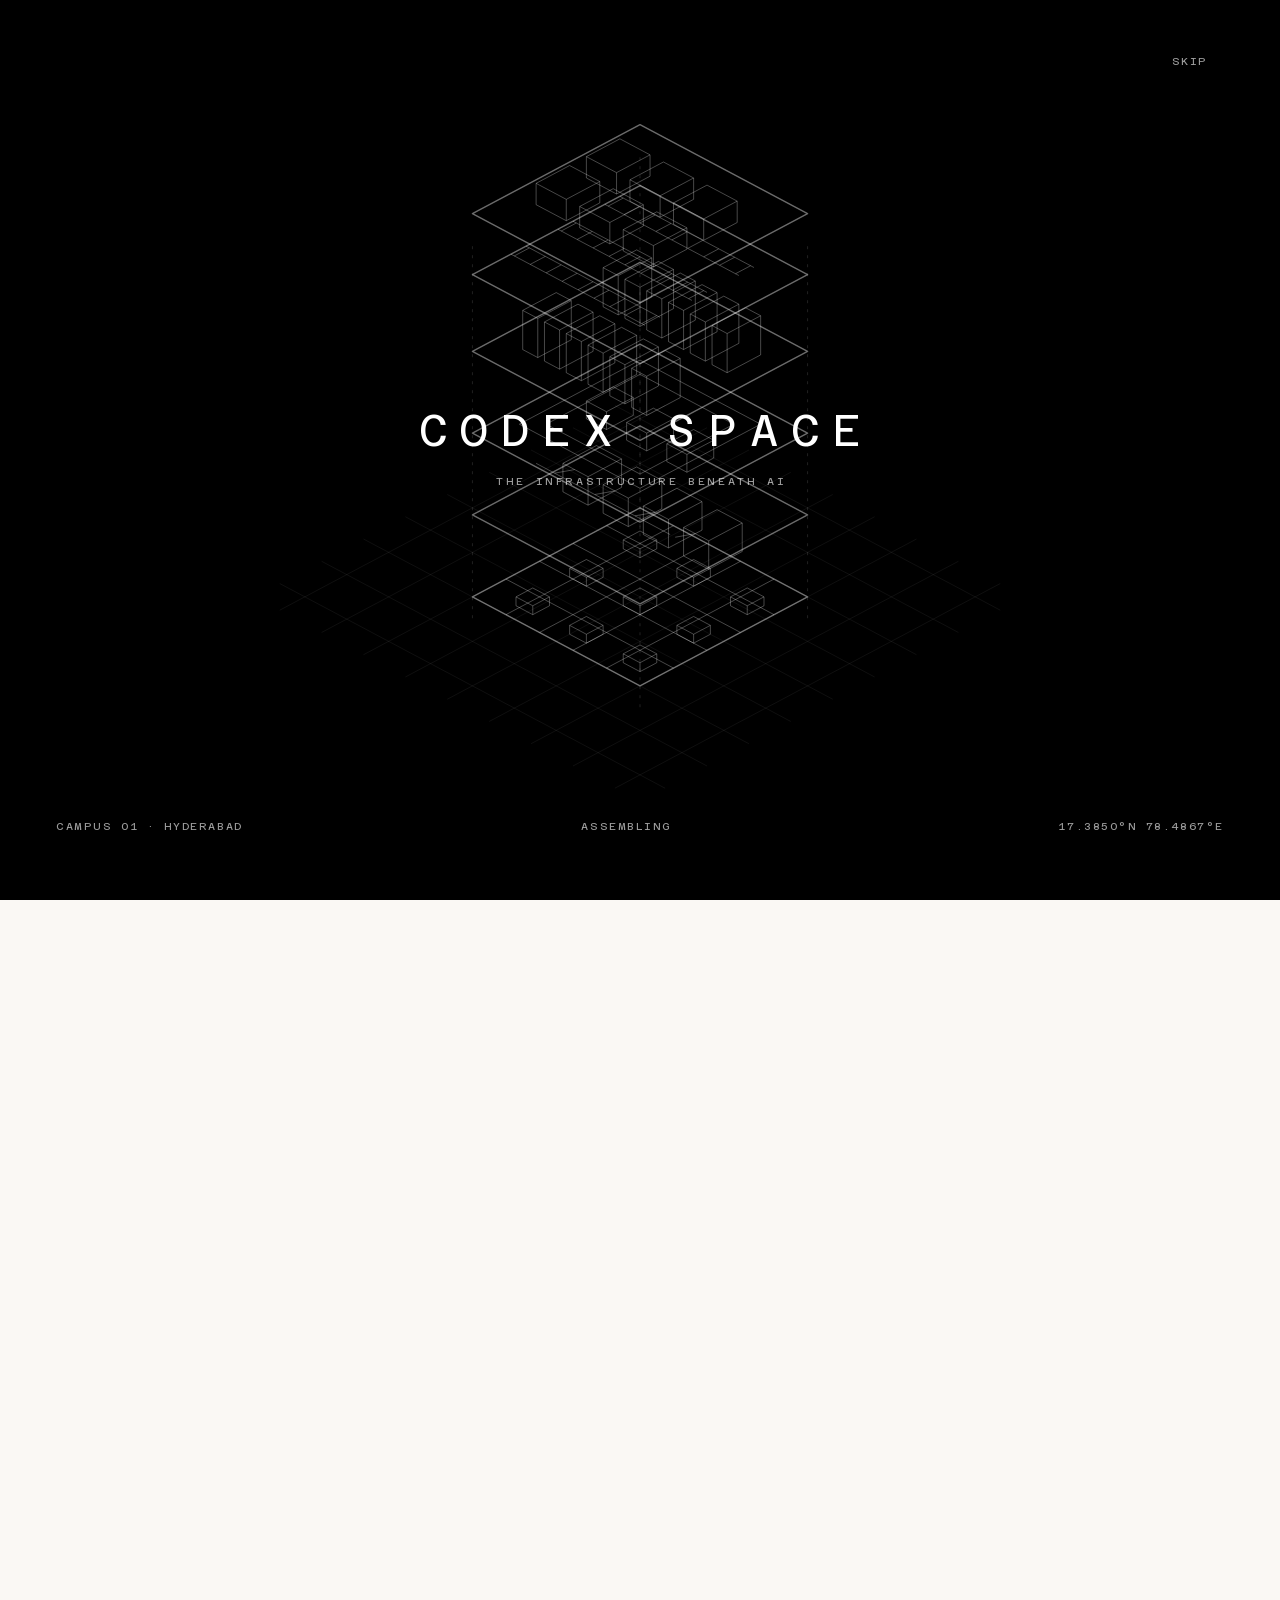
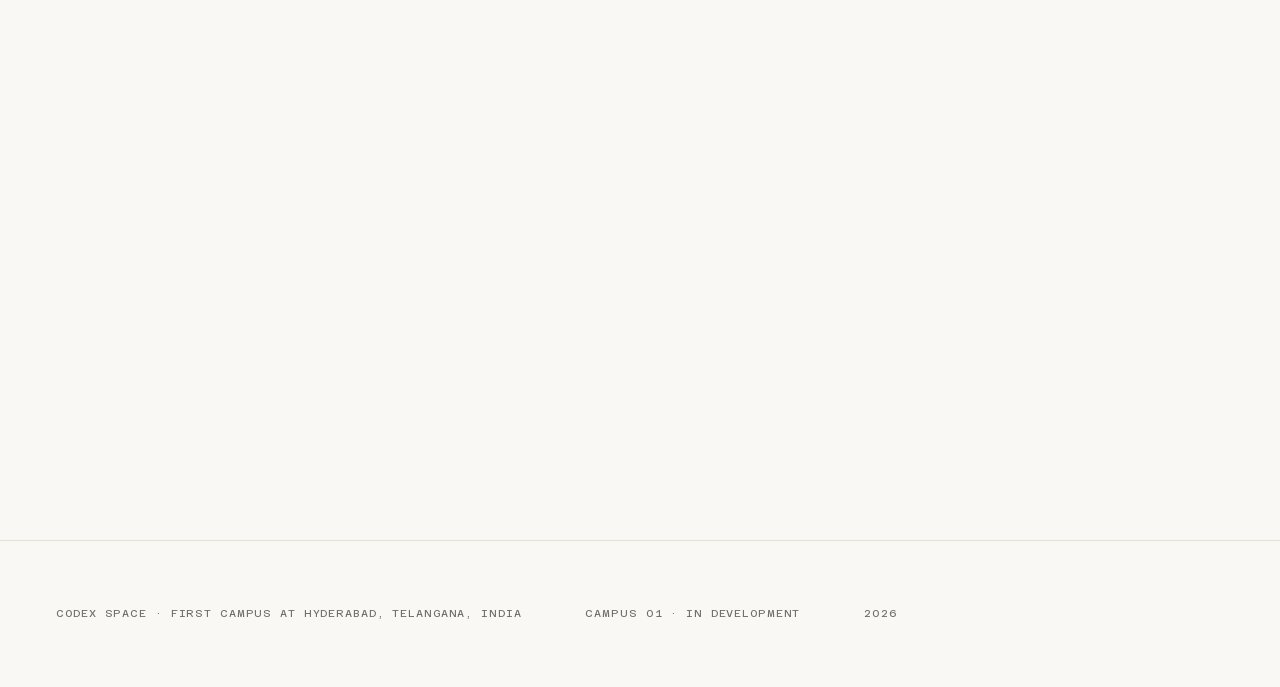
<file: index.html>
<!DOCTYPE html>
<html lang="en">
<head>
<meta charset="utf-8">
<meta name="viewport" content="width=device-width, initial-scale=1, viewport-fit=cover">
<meta name="theme-color" content="#FFFFFF">
<meta name="color-scheme" content="light">

<title>Codex Space: the infrastructure beneath AI</title>
<meta name="description" content="Codex Space engineers the physical foundation of artificial intelligence. A 550 MW AI campus at Hyderabad, Telangana, the first of a 3 GW programme, shown layer by layer.">

<meta property="og:type" content="website">
<meta property="og:title" content="Codex Space: the infrastructure beneath AI">
<meta property="og:description" content="A 550 MW AI campus at Hyderabad, shown layer by layer. The first of a 3 GW programme.">
<!-- The four-stage phasing plate: the one drawing in the set that is already
     landscape, and the one that says what the company is doing rather than
     what it has. Absolute, because scrapers do not resolve relative paths —
     Slack, WhatsApp and LinkedIn each fetch this with no page context, so a
     relative path yields a preview card with no image at all. If the site moves
     to its own domain, the origin changes here, in og:url and in canonical. -->
<meta property="og:url" content="https://akcodes9.github.io/website-939/">
<link rel="canonical" href="https://akcodes9.github.io/website-939/">
<meta property="og:image" content="https://akcodes9.github.io/website-939/assets/og.png">
<meta property="og:image:width" content="1200">
<meta property="og:image:height" content="630">
<meta property="og:image:alt" content="Four isometric engineering drawings in a row: a bare graded platform, then one, two and four hall blocks with plant and perimeter added at each stage.">
<meta name="twitter:card" content="summary_large_image">

<!-- The mark is the plan of one hall on the isometric: the smallest piece of
     the drawing that is still recognisably this drawing. Inline so it costs no
     request, and vector so it survives every size the browser asks for. -->
<link rel="icon" href="data:image/svg+xml,%3Csvg xmlns='http://www.w3.org/2000/svg' viewBox='0 0 32 32'%3E%3Crect width='32' height='32' fill='%23fff'/%3E%3Cg fill='none' stroke='%23000' stroke-width='1.6' stroke-linejoin='round'%3E%3Cpath d='M16 7l10 5.5L16 18 6 12.5z'/%3E%3Cpath d='M16 14l10 5.5L16 25 6 19.5z'/%3E%3C/g%3E%3C/svg%3E">

<link rel="preload" as="font" type="font/woff2" href="assets/fonts/archivo.woff2" crossorigin>
<link rel="preload" as="font" type="font/woff2" href="assets/fonts/azeret.woff2" crossorigin>
<link rel="stylesheet" href="style.css">

<!-- Decided before first paint so the page is never briefly visible under the
     opening. Everything it sets is cosmetic: blocked, the attribute is absent,
     the sequence never runs and the page is simply the page. The failsafe
     releases it if script.js fails to load after this ran. -->
<script>
(function () {
  try {
    var d = document.documentElement;
    if (matchMedia('(prefers-reduced-motion: reduce)').matches || location.hash) { return; }
    d.setAttribute('data-cine', 'running');
    setTimeout(function () {
      if (d.getAttribute('data-cine') === 'running') { d.setAttribute('data-cine', 'done'); }
    }, 9000);
  } catch (e) {}
}());
</script>
<script src="script.js" defer></script>
</head>

<body id="top">

<a class="skip" href="#main">Skip to content</a>

<!-- ==========================================================================
     THE OPENING. Wireframe layers assemble on black, then the sheet turns
     white and the site is already drawn on it.

     Drawn in code rather than filmed: the whole page is a set of engineering
     plates at a true 30-degree isometric, and generated video melts line
     geometry. Computing the projection means the opening is the same drawing
     as the rest of the site, moving — crisp at any size, and honest, because
     nothing here is a photograph of a building that does not exist.
     ======================================================================= -->
<div class="cine" id="cine" role="dialog" aria-modal="true"
     aria-label="Opening sequence" hidden>
  <canvas class="cine__c" id="cine-c" aria-hidden="true"></canvas>

  <!-- The name and what the company is, stated over the assembly rather than
       left to the bottom rail. It sat in the corner before, which is where a
       plotter stamp goes and not where an identity does — this is the first
       thing anyone sees of the company and it should say so. -->
  <div class="cine__id" aria-hidden="true">
    <p class="cine__mark">Codex&nbsp;Space</p>
    <p class="cine__tag">The infrastructure beneath AI</p>
  </div>

  <p class="cine__meta" aria-hidden="true">
    <span>Campus 01 &middot; Hyderabad</span>
    <span class="cine__st"><span id="cine-state">Assembling</span><span
      class="cine__dots" id="cine-dots"><i></i><i></i><i></i></span></span>
    <span>17.3850&deg;N 78.4867&deg;E</span>
  </p>
  <button class="cine__skip" id="cine-skip" type="button">Skip<span class="vh"> opening sequence</span></button>
</div>

<header class="nav" id="nav">
  <div class="nav__row">
    <a class="nav__mark" href="#top">Codex&nbsp;Space</a>

    <!-- The title block, and the only wayfinding on the page. It names the
         layer you are currently reading; pressed, it opens the register that
         lists all ten. A drawing set works exactly this way — the corner block
         identifies the sheet in your hands, the register on sheet 00 tells you
         what else exists. The earlier nine-item rail failed because it was
         permanent; a register you open is not in the margin at all. -->
    <button class="nav__sheet" id="nav-sheet-btn" type="button"
            aria-expanded="false" aria-controls="register">
      <span class="m" id="nav-sheet"><span class="nav__w">Layer </span>00 &middot; Overview</span>
      <span class="nav__sheet-mk" aria-hidden="true"></span>
      <span class="vh">Open drawing register</span>
    </button>

    <p class="nav__meta m">
      <!-- Qualified, because this is the one label on the page that is always
           on screen. Unqualified it read as the company's location, which put
           the whole 3 GW programme in one city — the drawing set is of the
           first campus, not of everything Codex Space intends to build. -->
      <span>Campus 01 &middot; Hyderabad</span>
      <span class="m--live">In development</span>
    </p>
    <a class="link nav__cta" href="mailto:xyz@codexspace.ai?subject=Enquiry">Enquire</a>
  </div>
  <span class="nav__depth" id="nav-depth" aria-hidden="true"></span>

  <!-- The register. Ten rows, the trade colour stated as a rule at the left of
       each, and the drawing number on the right — which is where the two
       numbering systems stop being confusing, because you can see them side by
       side. Layers 06, 09 and 10 carry no plate and say so. -->
  <nav class="register" id="register" aria-label="Drawing register" hidden>
    <div class="register__in">
      <p class="m register__cap">Drawing register &middot; 11 layers, 7 plates</p>
      <ol class="register__list">
        <li><a href="#hero"><span class="m register__n">00</span><span class="register__t">Overview</span><span class="m register__d">No plate</span></a></li>
        <li><a href="#l01"><span class="m register__n">01</span><span class="register__t">Foundation</span><span class="m register__d">Dwg 01</span></a></li>
        <li style="--sys:var(--sys-power)"><a href="#l02"><span class="m register__n">02</span><span class="register__t">Power</span><span class="m register__d">Dwg 02</span></a></li>
        <li style="--sys:var(--sys-cooling)"><a href="#l03"><span class="m register__n">03</span><span class="register__t">Cooling</span><span class="m register__d">Dwg 03</span></a></li>
        <li style="--sys:var(--sys-compute)"><a href="#l04"><span class="m register__n">04</span><span class="register__t">Compute</span><span class="m register__d">Dwg 04</span></a></li>
        <li style="--sys:var(--sys-network)"><a href="#l05"><span class="m register__n">05</span><span class="register__t">Network</span><span class="m register__d">Dwg 05</span></a></li>
        <li style="--sys:var(--live)"><a href="#l06"><span class="m register__n">06</span><span class="register__t">Operations</span><span class="m register__d">No plate</span></a></li>
        <li><a href="#l07"><span class="m register__n">07</span><span class="register__t">Scale</span><span class="m register__d">Dwg 06</span></a></li>
        <li><a href="#l08"><span class="m register__n">08</span><span class="register__t">Sustainability</span><span class="m register__d">Dwg 07</span></a></li>
        <li><a href="#l09"><span class="m register__n">09</span><span class="register__t">Founders</span><span class="m register__d">No plate</span></a></li>
        <li><a href="#l10"><span class="m register__n">10</span><span class="register__t">Expansion</span><span class="m register__d">No plate</span></a></li>
      </ol>
    </div>
  </nav>
</header>

<!-- tabindex="-1" so the skip link actually moves focus here. Without it the
     browser scrolls to #main and leaves focus on the document body, so the next Tab
     returns the reader to the top of the page they just skipped. -->
<main id="main" tabindex="-1">

  <!-- ======================================================================
       SHEET 00 — the whole machine, before it is taken apart.

       One column on the centre axis. The exploded assembly used to sit beside
       the type, which meant sheet 00 restated what the opening had just shown
       and split the reader's attention two ways on the one screen that should
       hold it. The machine gets taken apart over the nine sheets below; this
       one is the title page, and a title page carries a title.
       =================================================================== -->
  <section class="hero" id="hero">
    <!-- The weave is the only thing behind the type. aria-hidden because it
         states nothing a reader needs — the spec below carries the content. -->
    <canvas class="weave" id="weave" aria-hidden="true"></canvas>

    <div class="hero__row wrap">
      <p class="m" data-in>Layer 00 &middot; Overview</p>
      <!-- The last word turns over. The rotator is aria-hidden and a static
           copy sits beside it in the accessible tree, so the heading always
           announces one settled sentence — a screen reader should not hear the
           h1 rewrite itself every two and a half seconds. -->
      <!-- The <br> is load-bearing. Without it the turning word shares a line
           with the rest of the sentence, and because the two words are not the
           same width, text-wrap:balance recomputes every break on every turn —
           so `with` jumps lines twice every five seconds. A forced break makes
           the two segments independent: the first never changes and never
           moves, and only the word's own line re-centres as it trades. -->
      <h1 class="mega hero__t" data-in>The future of AI begins with<br><span
        class="rot" id="rot" aria-hidden="true"><span class="rot__w">infrastructure.</span></span><span
        class="vh">infrastructure.</span></h1>
      <p class="lead hero__lead" data-in>
        Codex Space engineers the physical foundation that artificial
        intelligence is created, trained and scaled on. This page is that
        foundation, taken apart one layer at a time.
      </p>
    </div>

    <!-- The spec sits on the fold as a ruled row, the way a title block sits
         along the bottom of a sheet rather than inside the drawing. -->
    <dl class="hero__spec wrap" data-in>
      <div>
        <dt class="m">First campus</dt>
        <!-- TODO(client): 550 MW publication approval outstanding. -->
        <dd>550 MW IT load</dd>
      </div>
      <div>
        <dt class="m">Programme</dt>
        <!-- TODO(client): 3 GW is a stated goal, not contracted capacity. The
             word "target" carried that qualification and has been removed at
             the client's instruction, so the figure now reads as firm. The
             hedge survives only in Layer 10, which says the balance is planned
             across further sites. If the number is ever challenged, this is the
             line that will be quoted. -->
        <dd>3 GW</dd>
      </div>
      <div>
        <dt class="m">Status</dt>
        <dd class="m--live">Phase 01 ongoing</dd>
      </div>
    </dl>
  </section>

  <!-- ======================================================================
       01 FOUNDATION
       =================================================================== -->
  <section class="layer wrap" id="l01">
    <div class="layer__head">
      <p class="layer__idx" data-in><span class="m">Layer 01</span><span class="m">Foundation</span></p>
      <h2 class="h1" data-in>Everything above the slab depends on what is under it.</h2>
    </div>
    <div class="layer__body">
      <div>
        <p class="body" data-in>
          Earthworks, pad foundations, service trenches and the roads a
          construction programme will run on for years before anything above
          ground is recognisable as a building. It is the least visible layer
          and the one that cannot be revisited.
        </p>
        <dl class="notes" data-in style="margin-top:var(--s4)">
          <div><dt>Scope</dt><dd>Land development &middot; civil works</dd></div>
          <div><dt>Approvals</dt><dd>Geotechnical &middot; environmental</dd></div>
          <div><dt>Sequence</dt><dd>Precedes all trades</dd></div>
        </dl>
      </div>
      <figure class="plate" data-in>
        <img src="assets/draw/foundation.webp"
             srcset="assets/draw/foundation.webp 1800w, assets/draw/foundation@2x.webp 3600w"
             sizes="(min-width: 860px) 52vw, 100vw"
             width="1800" height="730" loading="lazy" decoding="async"
             alt="Isometric drawing of the groundworks read left to right as a construction sequence: a haul road with a compaction roller and graded stockpiles of fill; a benched cut-and-fill platform shown in section; pile caps at three stages, from open excavations with reinforcement cages standing in them to boxed formwork to stripped concrete; a reinforcement mat over blinding with edge shuttering and propping, ready for a slab pour; an open trench cut away to show a multi-way duct bank bedded in sand and running into a precast circular chamber; and the sectioned edge of a poured slab at a construction joint.">
        <figcaption><span class="m">Dwg 01</span><span class="m">Foundation &middot; construction sequence</span></figcaption>
      </figure>
    </div>
  </section>

  <!-- ======================================================================
       02 POWER
       =================================================================== -->
  <section class="layer wrap layer--flip" id="l02" data-sys style="--sys:var(--sys-power)">
    <div class="layer__head">
      <p class="layer__idx" data-in><span class="m">Layer 02</span><span class="m">Power</span></p>
      <h2 class="h1" data-in>Grid to rack, procured as one chain.</h2>
    </div>
    <div class="layer__body">
      <div>
        <p class="body" data-in>
          Power availability is the binding constraint on a campus of this
          scale. It is settled before anything else can be. High-density
          distribution for GPU-intensive workloads, and redundancy that holds
          the chain when the grid does not.
        </p>
        <dl class="notes" data-in style="margin-top:var(--s4)">
          <div><dt>Intake</dt><dd>HV gantry &middot; on-site substation</dd></div>
          <div><dt>Conversion</dt><dd>Transformers &middot; switchgear</dd></div>
          <div><dt>Continuity</dt><dd>UPS &middot; standby generation</dd></div>
          <div><dt>Distribution</dt><dd>Busway, PDU, rack</dd></div>
        </dl>
      </div>
      <figure class="plate" data-in>
        <img src="assets/draw/power.webp"
             srcset="assets/draw/power.webp 1800w, assets/draw/power@2x.webp 3600w"
             sizes="(min-width: 860px) 52vw, 100vw"
             width="1800" height="1005" loading="lazy" decoding="async"
             alt="Isometric drawing of the power chain as one continuous run: incoming high-voltage gantry, substation with transformers, switchgear line-up, uninterruptible supply, standby generators, and busway feeding a rack line.">
        <figcaption><span class="m">Dwg 02</span><span class="m">Power &middot; single line arrangement</span></figcaption>
      </figure>
    </div>
  </section>

  <!-- ======================================================================
       03 COOLING
       =================================================================== -->
  <section class="layer wrap" id="l03" data-sys style="--sys:var(--sys-cooling)">
    <div class="layer__head">
      <p class="layer__idx" data-in><span class="m">Layer 03</span><span class="m">Cooling</span></p>
      <h2 class="h1" data-in>Specified at design stage, not retrofitted.</h2>
    </div>
    <div class="layer__body">
      <div>
        <p class="body" data-in>
          Cooling is the largest single draw an operator controls, which makes
          it the first thing drawn rather than the last thing added. Liquid at
          the die, a closed circuit, and loop chemistry planned across the life
          of the asset instead of handled at commissioning.
        </p>
        <dl class="notes" data-in style="margin-top:var(--s4)">
          <div><dt>Topologies</dt><dd>Direct-to-chip, rear-door, immersion</dd></div>
          <div><dt>Circuit</dt><dd>Closed, chiller, heat exchanger</dd></div>
          <div><dt>Water</dt><dd>Treatment &middot; plant protection</dd></div>
        </dl>
      </div>
      <figure class="plate" data-in>
        <img src="assets/draw/cooling.webp"
             srcset="assets/draw/cooling.webp 1800w, assets/draw/cooling@2x.webp 3600w"
             sizes="(min-width: 860px) 52vw, 100vw"
             width="1800" height="1005" loading="lazy" decoding="async"
             alt="Isometric drawing of a closed cooling circuit: chillers, cooling towers, pumps and a plate heat exchanger, a coolant distribution unit, and a magnified rack cutaway showing cold plates, all joined by one unbroken loop of pipework.">
        <figcaption><span class="m">Dwg 03</span><span class="m">Cooling &middot; closed circuit</span></figcaption>
      </figure>
    </div>
  </section>

  <!-- ======================================================================
       04 COMPUTE — the rack, exploded. The deepest cut on the page.
       =================================================================== -->
  <section class="layer wrap layer--flip" id="l04" data-sys style="--sys:var(--sys-compute)">
    <div class="layer__head">
      <p class="layer__idx" data-in><span class="m">Layer 04</span><span class="m">Compute</span></p>
      <h2 class="h1" data-in>The smallest unit the whole campus is built around.</h2>
    </div>
    <div class="layer__body">
      <div>
        <p class="body" data-in>
          Every layer above and below exists to keep this cabinet powered,
          cooled and connected. Take it apart and the campus is legible:
          chassis, cold plates, distribution strips, a rear door that is itself
          a heat exchanger.
        </p>
        <dl class="notes" data-in style="margin-top:var(--s4)">
          <div><dt>Workload</dt><dd>Training, inference, HPC</dd></div>
          <div><dt>Density</dt><dd>Accelerated compute</dd></div>
          <div><dt>Heat capture</dt><dd>At the die</dd></div>
        </dl>
      </div>
      <figure class="plate" data-in>
        <img src="assets/draw/rack.webp"
             srcset="assets/draw/rack.webp 1200w, assets/draw/rack@2x.webp 2400w"
             sizes="(min-width: 860px) 52vw, 100vw"
             width="1200" height="1607" loading="lazy" decoding="async"
             alt="Exploded isometric drawing of a single server cabinet: outer frame and side panels, server chassis sliding out, a rear-door heat exchanger hinged away, vertical power distribution strips, cable management arms, and cold plates lifted clear of the boards.">
        <figcaption><span class="m">Dwg 04</span><span class="m">Rack &middot; exploded assembly</span></figcaption>
      </figure>
    </div>
  </section>

  <!-- ======================================================================
       05 NETWORK
       =================================================================== -->
  <section class="layer wrap" id="l05" data-sys style="--sys:var(--sys-network)">
    <div class="layer__head">
      <p class="layer__idx" data-in><span class="m">Layer 05</span><span class="m">Network</span></p>
      <h2 class="h1" data-in>Two routes that never share a trench.</h2>
    </div>
    <div class="layer__body">
      <div>
        <p class="body" data-in>
          Training and inference move very large volumes. Route diversity has
          to be secured in the ground early, while the trenches are still a
          negotiation rather than a cost. A second path bought later is rarely
          a second path at all.
        </p>
        <dl class="notes" data-in style="margin-top:var(--s4)">
          <div><dt>Paths</dt><dd>Physically separate ducts</dd></div>
          <div><dt>Handover</dt><dd>Independent meet-me rooms</dd></div>
          <div><dt>Distribution</dt><dd>Cross-connect &middot; structured cabling</dd></div>
        </dl>
      </div>
      <figure class="plate" data-in>
        <img src="assets/draw/network.webp"
             srcset="assets/draw/network.webp 1800w, assets/draw/network@2x.webp 3600w"
             sizes="(min-width: 860px) 52vw, 100vw"
             width="1800" height="1005" loading="lazy" decoding="async"
             alt="Isometric drawing of fibre architecture: two physically separate duct routes entering from opposite corners to two independent meet-me rooms, then structured cabling distributing overhead on trays to four rack rows with cross-connect frames between them.">
        <figcaption><span class="m">Dwg 05</span><span class="m">Network &middot; route diversity</span></figcaption>
      </figure>
    </div>
  </section>

  <!-- ======================================================================
       06 OPERATIONS — the one tonal event. The machine running, not built.
       =================================================================== -->
  <section class="layer invert" id="l06" data-sys style="--sys:var(--live)">
    <!-- The one sheet whose subject is something happening rather than something
         arranged, and one of the four with no plate — so this fills a hole
         instead of competing with a drawing. It claims a rack line at rest, not
         an operations centre that does not exist yet.

         No autoplay attribute and preload="none": nothing is fetched until the
         section is actually approached, and playback is started by script only
         when it is on screen. aria-hidden and tabindex="-1" because it states
         nothing the notes below do not. -->
    <video class="ops" id="ops" muted playsinline loop preload="none"
           poster="assets/video/ops-poster.jpg" aria-hidden="true" tabindex="-1">
      <source src="assets/video/ops.webm" type="video/webm">
      <source src="assets/video/ops.mp4" type="video/mp4">
    </video>
    <div class="wrap">
      <div class="layer__head">
        <p class="layer__idx" data-in><span class="m">Layer 06</span><span class="m m--live">Operations</span></p>
        <h2 class="h1" data-in>A facility is only as good as the shift running it at three in the morning.</h2>
      </div>
      <div class="layer__body">
        <div>
          <p class="body" data-in>
            Power, thermal, network and security are observed from one place,
            continuously. Reliability is structure, the way the systems were
            drawn together, rather than a percentage in a service schedule.
          </p>
        </div>
        <dl class="notes" data-in>
          <div><dt>Command</dt><dd>Integrated NOC &middot; SOC</dd></div>
          <div><dt>Physical</dt><dd>Perimeter, biometrics, CCTV</dd></div>
          <div><dt>Cyber</dt><dd>SIEM &middot; threat detection</dd></div>
          <div><dt>Coverage</dt><dd>Continuous</dd></div>
        </dl>
      </div>
    </div>
  </section>

  <!-- ======================================================================
       07 SCALE
       =================================================================== -->
  <section class="layer wrap" id="l07">
    <div class="layer__head">
      <p class="layer__idx" data-in><span class="m">Layer 07</span><span class="m">Scale</span></p>
      <h2 class="h1" data-in>The most efficient megawatt is the one not yet built.</h2>
      <p class="lead" data-in>
        Modular build-out aligns capital with tenant ramp-up, so a hall is
        never powered and cooled while it waits to be occupied.
      </p>
    </div>
    <figure class="plate plate--wide" data-in>
      <img src="assets/draw/expansion.webp"
           srcset="assets/draw/expansion.webp 2000w, assets/draw/expansion@2x.webp 4000w"
           sizes="100vw" width="2000" height="402" loading="lazy" decoding="async"
           alt="Four isometric drawings in a row showing modular expansion: a bare graded platform; one hall block with a substation; two hall blocks with thermal plant; four hall blocks with full plant and perimeter.">
      <figcaption>
        <span class="m">Dwg 06</span>
        <span class="m">Expansion &middot; four stages</span>
        <span class="m m--live">Stage 01 ongoing</span>
      </figcaption>
    </figure>
  </section>

  <!-- ======================================================================
       08 STEWARDSHIP
       =================================================================== -->
  <section class="layer wrap" id="l08">
    <div class="layer__head">
      <p class="layer__idx" data-in><span class="m">Layer 08</span><span class="m">Sustainability</span></p>
      <h2 class="h1" data-in>A campus this size should have to answer for itself.</h2>
    </div>
    <div class="layer__body">
      <div>
        <p class="body" data-in>
          The objections are specific, and most of them are reasonable. A 550 MW
          load sits on a grid that houses draw from. Cooling wants water in a
          city that has rationed it. Land that becomes a campus was something
          else first. A project that cannot answer those three has not earned
          the site.
        </p>
        <!-- Why this paragraph exists: written as things the company does,
             the five answers below were claims about operations that do not
             exist yet. Written as terms that are specified and priced, they are
             claims about procurement — which is the one thing that can be
             evidenced before a building exists.

             Deliberately silent on who owns what and who builds it. That is
             commercial structure, it is not what a reader came for, and set out
             plainly it made the company sound like a landlord watching someone
             else work. A tenant, a neighbour or a lender needs to know these
             are enforceable terms rather than good intentions. That is all this
             says. -->
        <p class="body" data-in style="margin-top:var(--s3)">
          None of what follows is an intention. Each answer is written into
          the documents that set how this campus is built and priced, and binds
          everyone who builds it. Before a building exists that is the only form
          a commitment can take: a term someone is paid to meet, and can be held
          to for missing.
        </p>
      </div>

      <figure class="plate" data-in>
        <img src="assets/draw/sustain.webp"
             srcset="assets/draw/sustain.webp 1800w, assets/draw/sustain@2x.webp 3600w"
             sizes="(min-width: 860px) 52vw, 100vw"
             width="1800" height="1005" loading="lazy" decoding="async"
             alt="Isometric drawing of the campus environmental arrangement: wind turbines and a tilted photovoltaic array on open ground, an outdoor substation of transformers and switchgear, a long data hall with roof plant, and a bank of dry air-cooled coolers joined to the hall by a continuous pair of pipes that run out and return as an unbroken circuit. Beside them a water treatment skid and a single storage tank, with a planted drainage swale and a line of trees along the front boundary. There is no cooling tower, no plume and no discharge.">
        <figcaption><span class="m">Dwg 07</span><span class="m">Sustainability &middot; closed circuit</span></figcaption>
      </figure>
    </div>

    <!-- TODO(client): every answer below is drafted, not signed. Each needs
         checking against the issued specification rather than against intent —
         if a term is not carried in the documents, it must not be on this
         page. -->
    <!-- Each answer carries a detail drawing, opened from its own label. A
         drawing sheet works this way already: the schedule states the position,
         the detail callout shows the thing. Two dd to one dt is valid, and
         is what puts the drawing in the row's third column rather than under
         the prose. The drawing is supporting evidence, never the answer itself
         — the sentence is always visible, so nothing is hidden behind a click. -->
    <p class="m" data-in style="margin-top:var(--s6);color:var(--grey)">Specified, not intended</p>
    <dl class="claims" data-in>
      <div>
        <dt>Water</dt>
        <dd class="claims__a">Closed-loop cooling, so heat is rejected without evaporating
            drinking water. Make-up demand is met from treated effluent rather
            than from the municipal network or from groundwater.</dd>
        <dd class="claims__f">
          <img src="assets/draw/cl-water.webp" width="537" height="390"
               loading="lazy" decoding="async"
               alt="Isometric detail of a closed cooling circuit: a bank of finned dry air-cooled coolers, a pump skid, and a sealed cylindrical tank joined by a continuous pair of pipes forming one unbroken loop. There is no cooling tower and no open water surface.">
        </dd>
      </div>
      <div>
        <dt>Power</dt>
        <dd class="claims__a">Contracted as new renewable capacity added to the grid, not drawn
            from what already serves the city. Sited where transmission exists,
            so no new corridor is cut through inhabited land.</dd>
        <dd class="claims__f">
          <img src="assets/draw/cl-power.webp" width="461" height="390"
               loading="lazy" decoding="async"
               alt="Isometric detail of the supply arrangement: a lattice transmission tower carrying lines into a fenced substation of two transformers and a switchgear row, with wind turbines and a tilted photovoltaic array feeding the same busbar.">
        </dd>
      </div>
      <div>
        <dt>Land</dt>
        <dd class="claims__a">Industrial-zoned before it was ours. No agricultural conversion
            and no displacement.</dd>
        <dd class="claims__f">
          <img src="assets/draw/cl-land.webp" width="604" height="390"
               loading="lazy" decoding="async"
               alt="Isometric detail of the site boundary: a flat rectangular industrial parcel inside a fenced perimeter with one access road at a corner, and immediately outside the fence a band of undisturbed farmland drawn as furrowed strips with a few trees.">
        </dd>
      </div>
      <div>
        <dt>Air and noise</dt>
        <dd class="claims__a">Standby generation is specified to run on outage and
            scheduled test only, inside daylight hours, with the test calendar
            given to the neighbouring wards rather than filed.</dd>
        <dd class="claims__f">
          <img src="assets/draw/cl-air.webp" width="469" height="390"
               loading="lazy" decoding="async"
               alt="Isometric detail of standby generation: three enclosed generator containers in a row, each with acoustic louvre panels and a tall exhaust stack carrying a silencer, standing on a plinth behind a solid acoustic screen wall.">
        </dd>
      </div>
      <div>
        <dt>Heat</dt>
        <dd class="claims__a">Recovery is carried in the scope and priced, not
            assumed. Whether it is built turns on there being a neighbour close
            enough to take the heat, and that answer will be published either
            way.</dd>
        <dd class="claims__f">
          <img src="assets/draw/cl-heat.webp" width="401" height="390"
               loading="lazy" decoding="async"
               alt="Isometric detail of heat recovery pipework: one large insulated pipe leaving a building wall, running to a plate heat exchanger skid, and continuing into a manifold with three outgoing branches.">
        </dd>
      </div>
    </dl>
  </section>

  <!-- ======================================================================
       09 FOUNDERS
       =================================================================== -->
  <section class="layer wrap" id="l09">
    <div class="layer__head">
      <p class="layer__idx" data-in><span class="m">Layer 09</span><span class="m">Founders</span></p>

      <!-- Every other layer sets prose against a drawing in the 7fr column.
           This one has no drawing, so the paragraph sat under the heading at
           its own 58ch measure with the whole right half of the page blank.
           Pairing it with the heading instead fills the width and reads as a
           statement and its qualification, which is what the two are.

           Not .layer__body: that split is built for a plate, and three cards
           squeezed into its 7fr column would be about 240px each. The cards
           take the full width below. -->
      <!-- The heading and its qualification are the two columns. There was an
           illustration here and it has gone: a drawing of a data hall in a
           section about people illustrated the company, not the founders, and
           this page does not carry images that only fill space. The text takes
           the width instead, which is what it wanted in the first place. -->
      <div class="founders__intro">
        <h2 class="h1" data-in>The names on the drawing.</h2>
        <p class="body" data-in>
          Every sheet in a set carries the names of the people answerable for
          it — drawn by, checked by, approved by. A campus that does not exist
          yet is a promise, and a promise is only worth the people who made it.
          These are ours.
        </p>
      </div>
    </div>

      <!-- TODO(client): THREE PLACEHOLDERS. No person is named below, and none
           may be invented — a fabricated founder is the one error on this page
           that cannot be walked back. Replace each name, role and line with a
           real one, or delete the whole section.

           The placeholders are worded as the page words every other unknown:
           "to be announced", the same register as "entity and registered office
           to be confirmed" in the footer. That way the section is honest while
           it waits rather than looking unfinished, and it can sit on a live
           page without embarrassing anyone.

           Keep each line to one sentence of what that person has actually
           delivered, in numbers rather than adjectives. No photographs: there
           is not one anywhere in this set, and the opening says so outright.
           Add or remove list items freely; the layout takes any number. -->
      <ol class="founders">
        <li data-in>
          <p class="m founders__no">( 01 )</p>
          <div class="founders__foot">
            <p class="m founders__r">Chief executive officer</p>
            <p class="founders__n">To be announced</p>
            <p class="founders__b">One sentence on what they have delivered before,
               in numbers rather than adjectives.</p>
          </div>
        </li>
        <li data-in>
          <p class="m founders__no">( 02 )</p>
          <div class="founders__foot">
            <p class="m founders__r">Chief financial officer</p>
            <p class="founders__n">To be announced</p>
            <p class="founders__b">One sentence on what they have delivered before,
               in numbers rather than adjectives.</p>
          </div>
        </li>
        <li data-in>
          <p class="m founders__no">( 03 )</p>
          <div class="founders__foot">
            <p class="m founders__r">Chief technology officer</p>
            <p class="founders__n">To be announced</p>
            <p class="founders__b">One sentence on what they have delivered before,
               in numbers rather than adjectives.</p>
          </div>
        </li>
      </ol>
  </section>

  <!-- ======================================================================
       10 EXPANSION — the close.
       =================================================================== -->
  <section class="layer wrap" id="l10">
    <div class="layer__head">
      <p class="layer__idx" data-in><span class="m">Layer 10</span><span class="m">Expansion</span></p>
      <h2 class="mega" data-in style="max-width:16ch">The AI revolution needs a new foundation.</h2>
      <!-- Says the quiet part: the three gigawatts are the company's, not this
           campus's and not this city's. Every plate in the set draws Hyderabad,
           so without this the whole programme reads as one site — the wrong
           number in the wrong place, and the first thing a tenant or a lender
           would check. -->
      <p class="lead" data-in>
        Hyderabad is the first campus of a three gigawatt programme, not the
        whole of it. The balance is planned across further sites. Tenancy,
        capital and delivery conversations are open now.
      </p>
      <!-- TODO(client): monitored mailbox required before launch. -->
      <p data-in style="margin-top:var(--s3)">
        <a class="link" href="mailto:xyz@codexspace.ai?subject=Enquiry">xyz@codexspace.ai</a>
      </p>
    </div>
  </section>

</main>

<footer class="layer wrap" style="padding-block:var(--s5);border-top:1px solid var(--rule)">
  <p class="m" style="display:flex;flex-wrap:wrap;gap:var(--s2) var(--s5)">
    <!-- "Entity and registered office to be confirmed" and "nothing delivered"
         are both gone. Neither was required by honesty: "in development" already
         states the stage, and it is the industry's own word for a project before
         construction, so it reads as a programme under way rather than as a
         company apologising for existing. The two removed lines said the
         opposite — that there is no entity yet and nothing to show. A developer
         does not lead with its weakest facts, and no reader was better informed
         for them. -->
    <span>Codex Space &middot; first campus at Hyderabad, Telangana, India</span>
    <span>Campus 01 &middot; in development</span>
    <span id="year">2026</span>
  </p>
</footer>

</body>
</html>
</file>
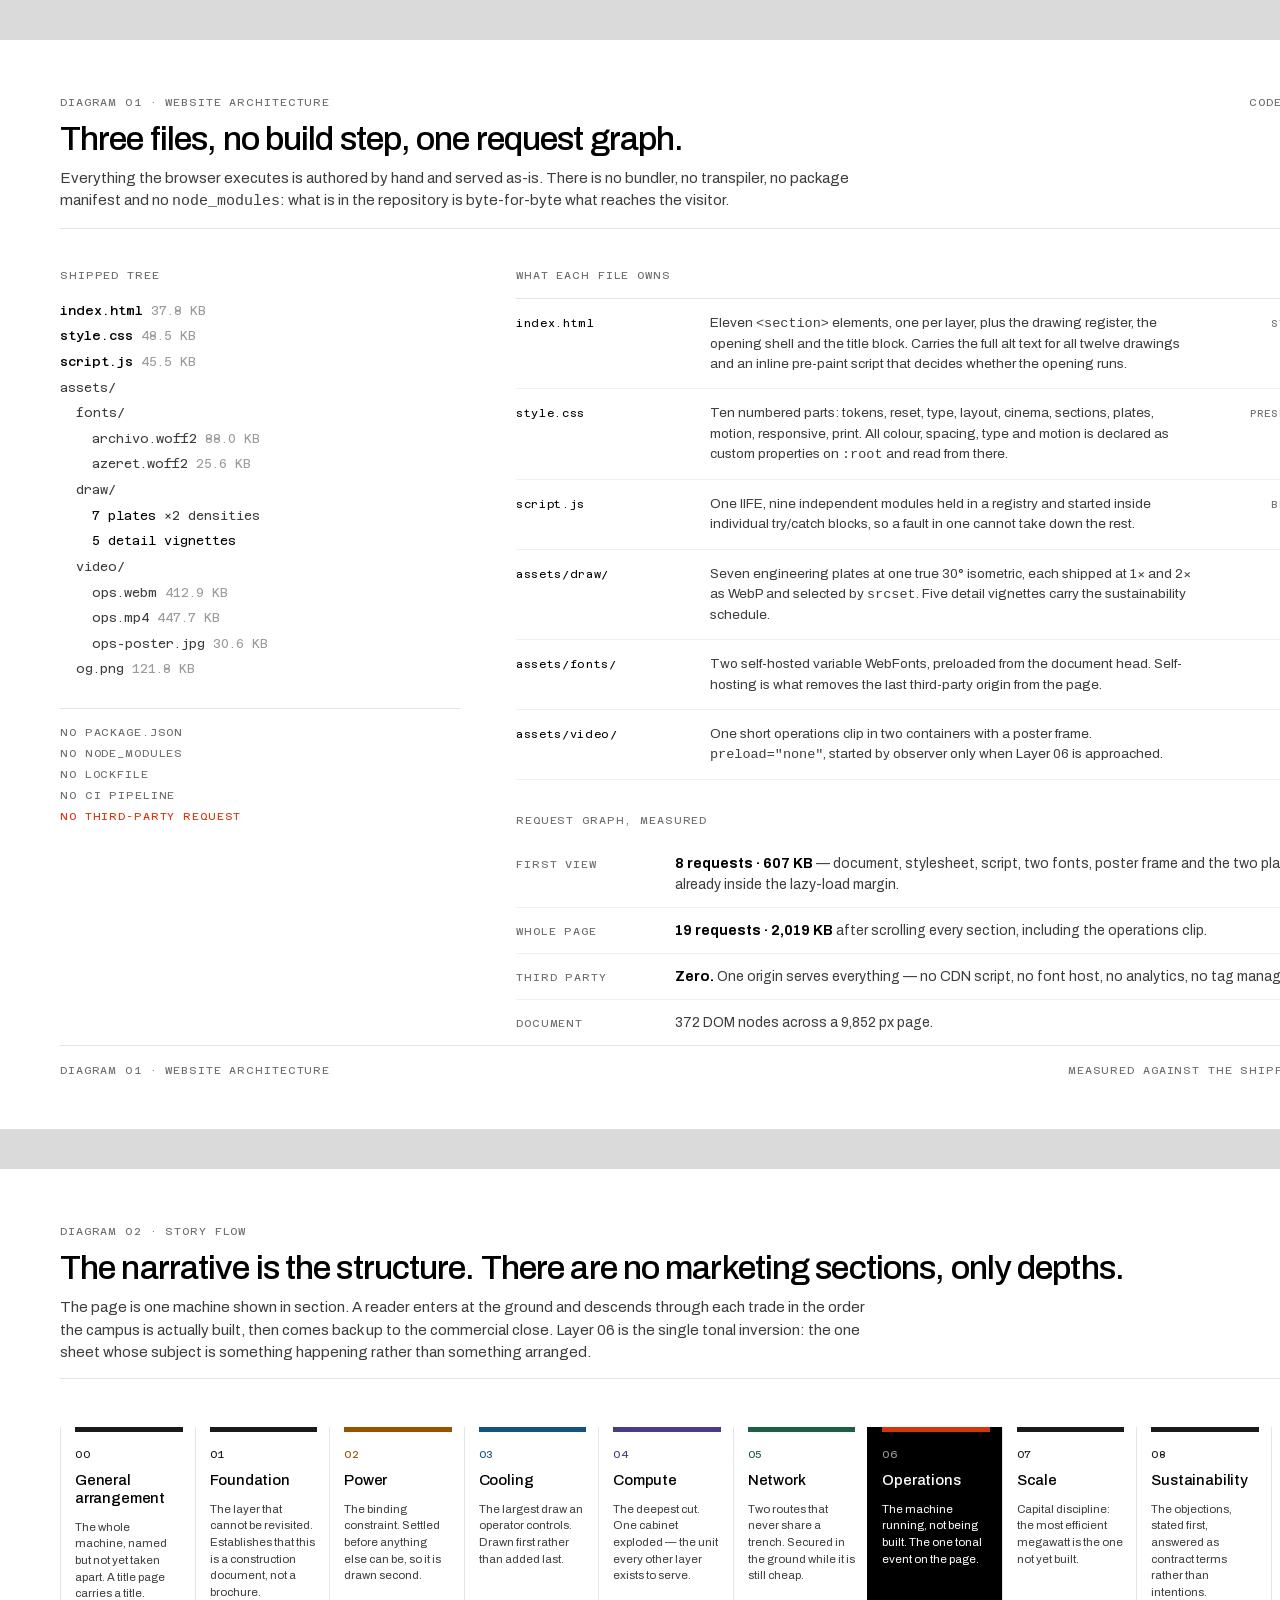
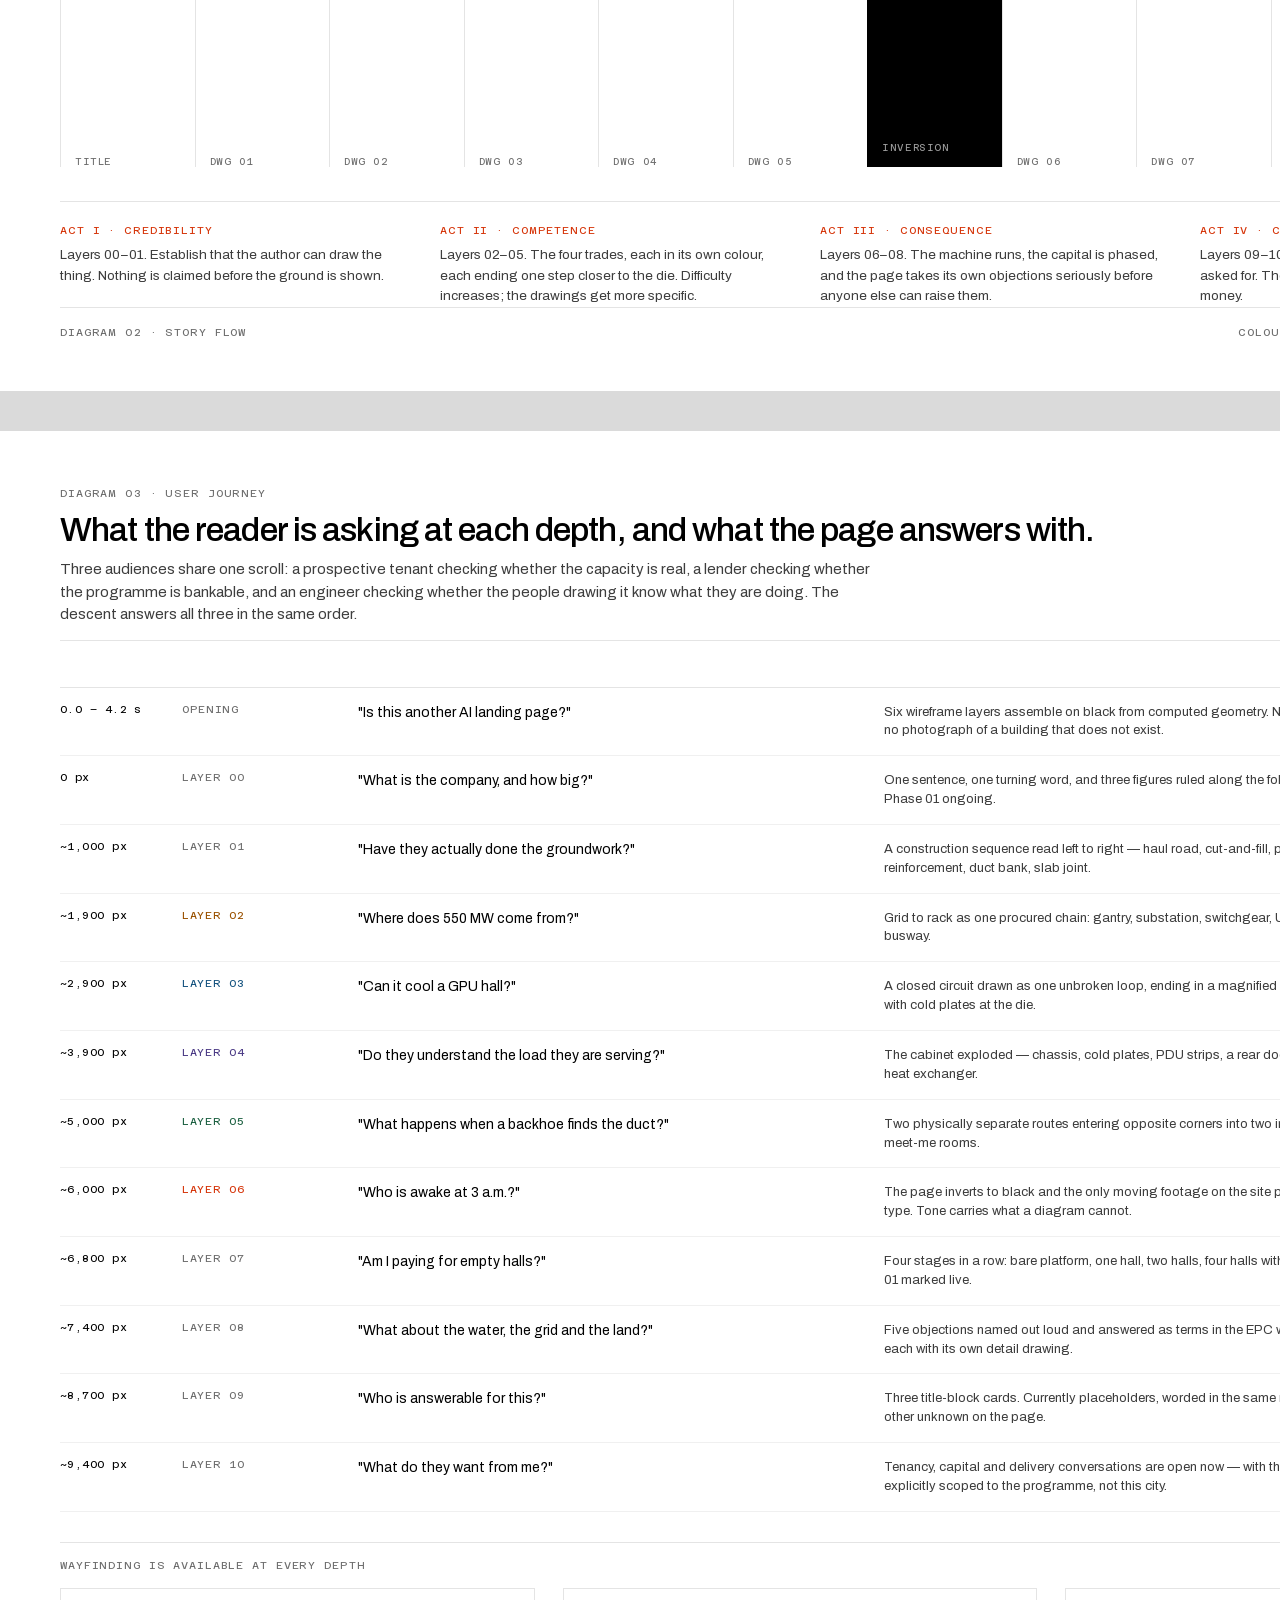
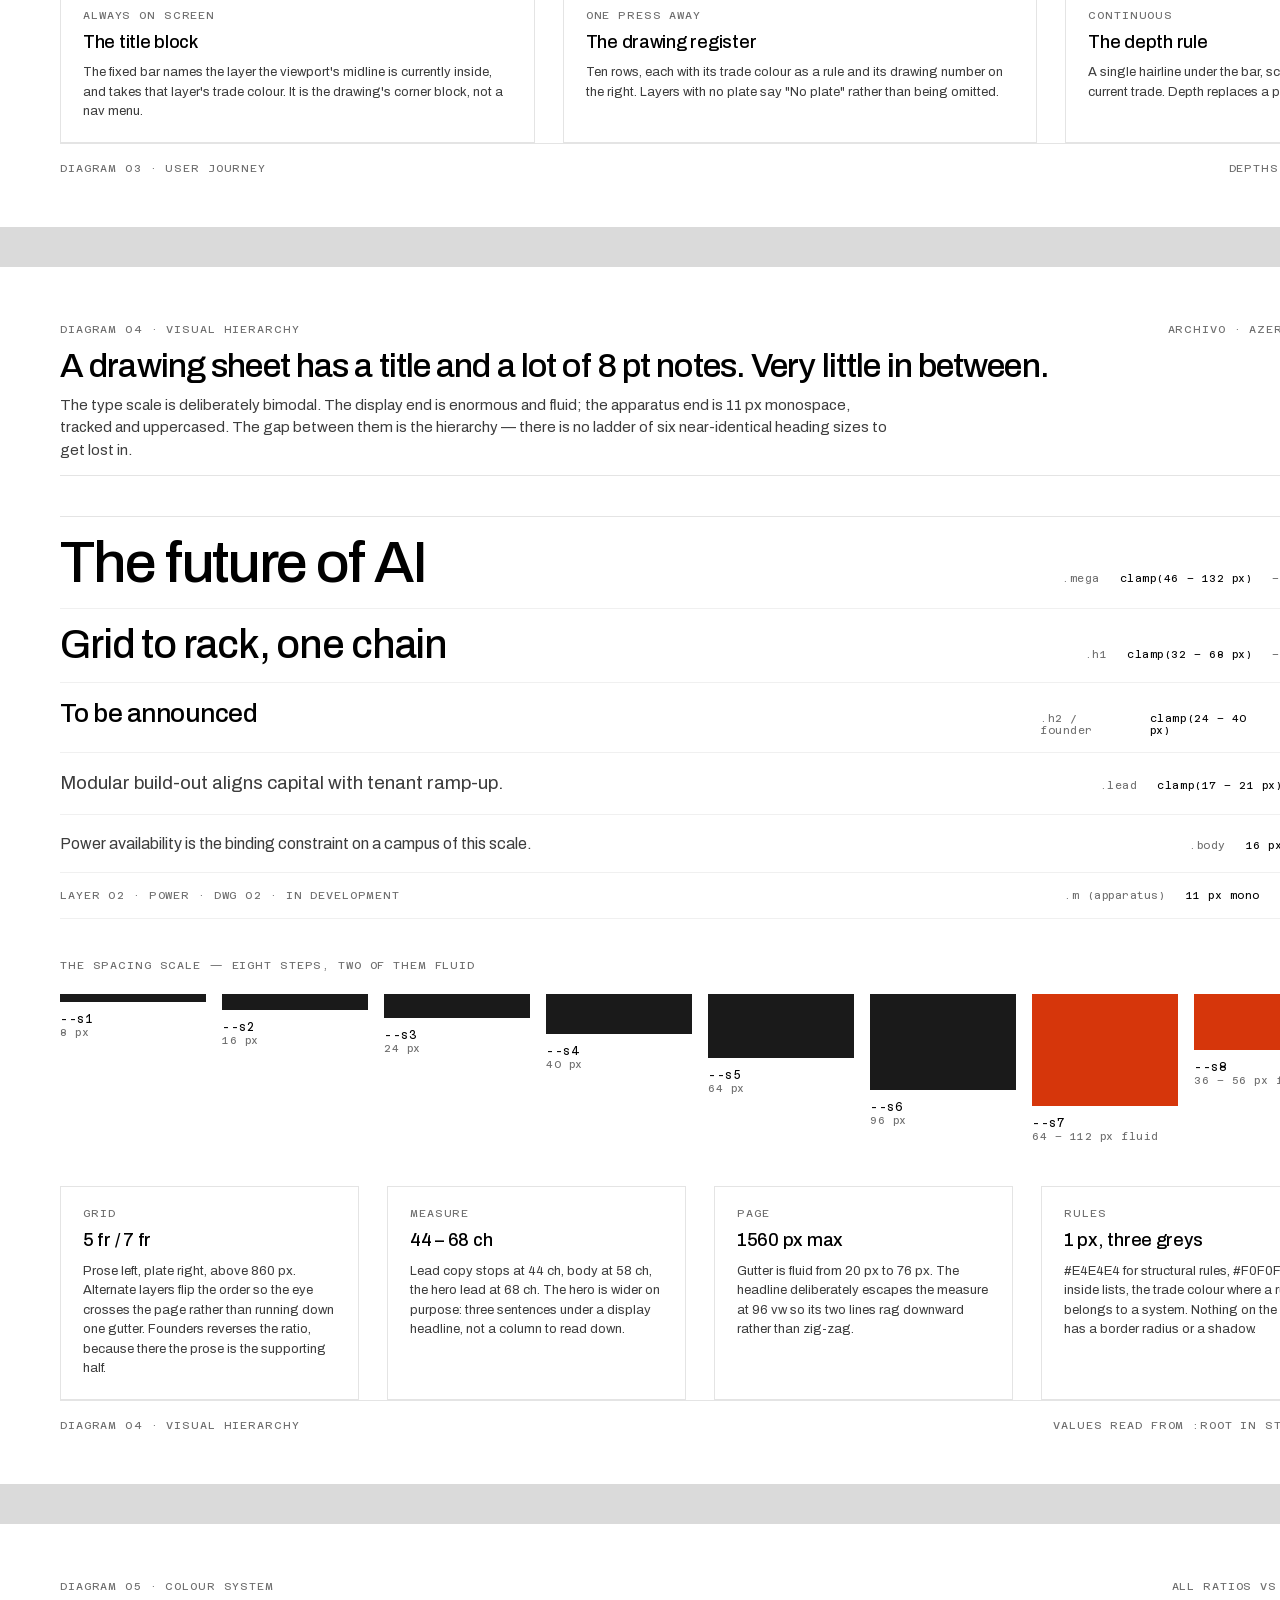
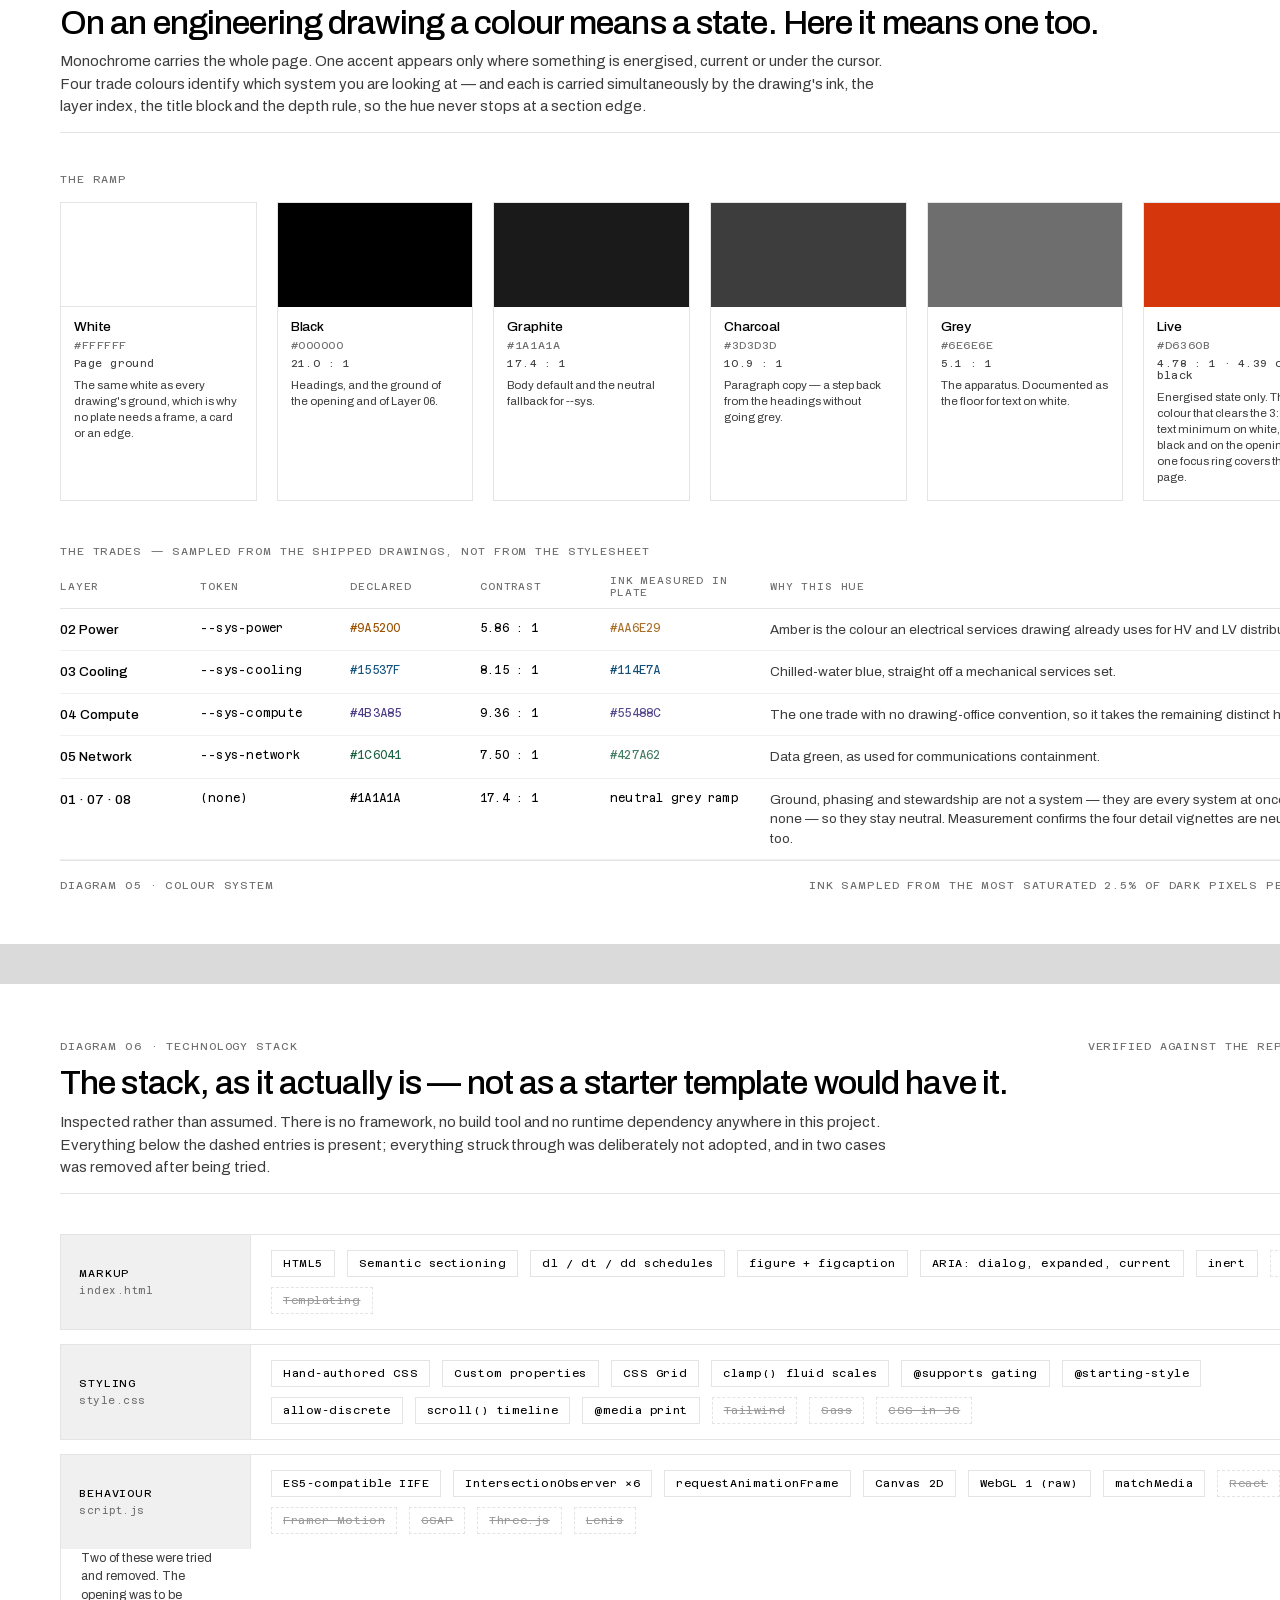
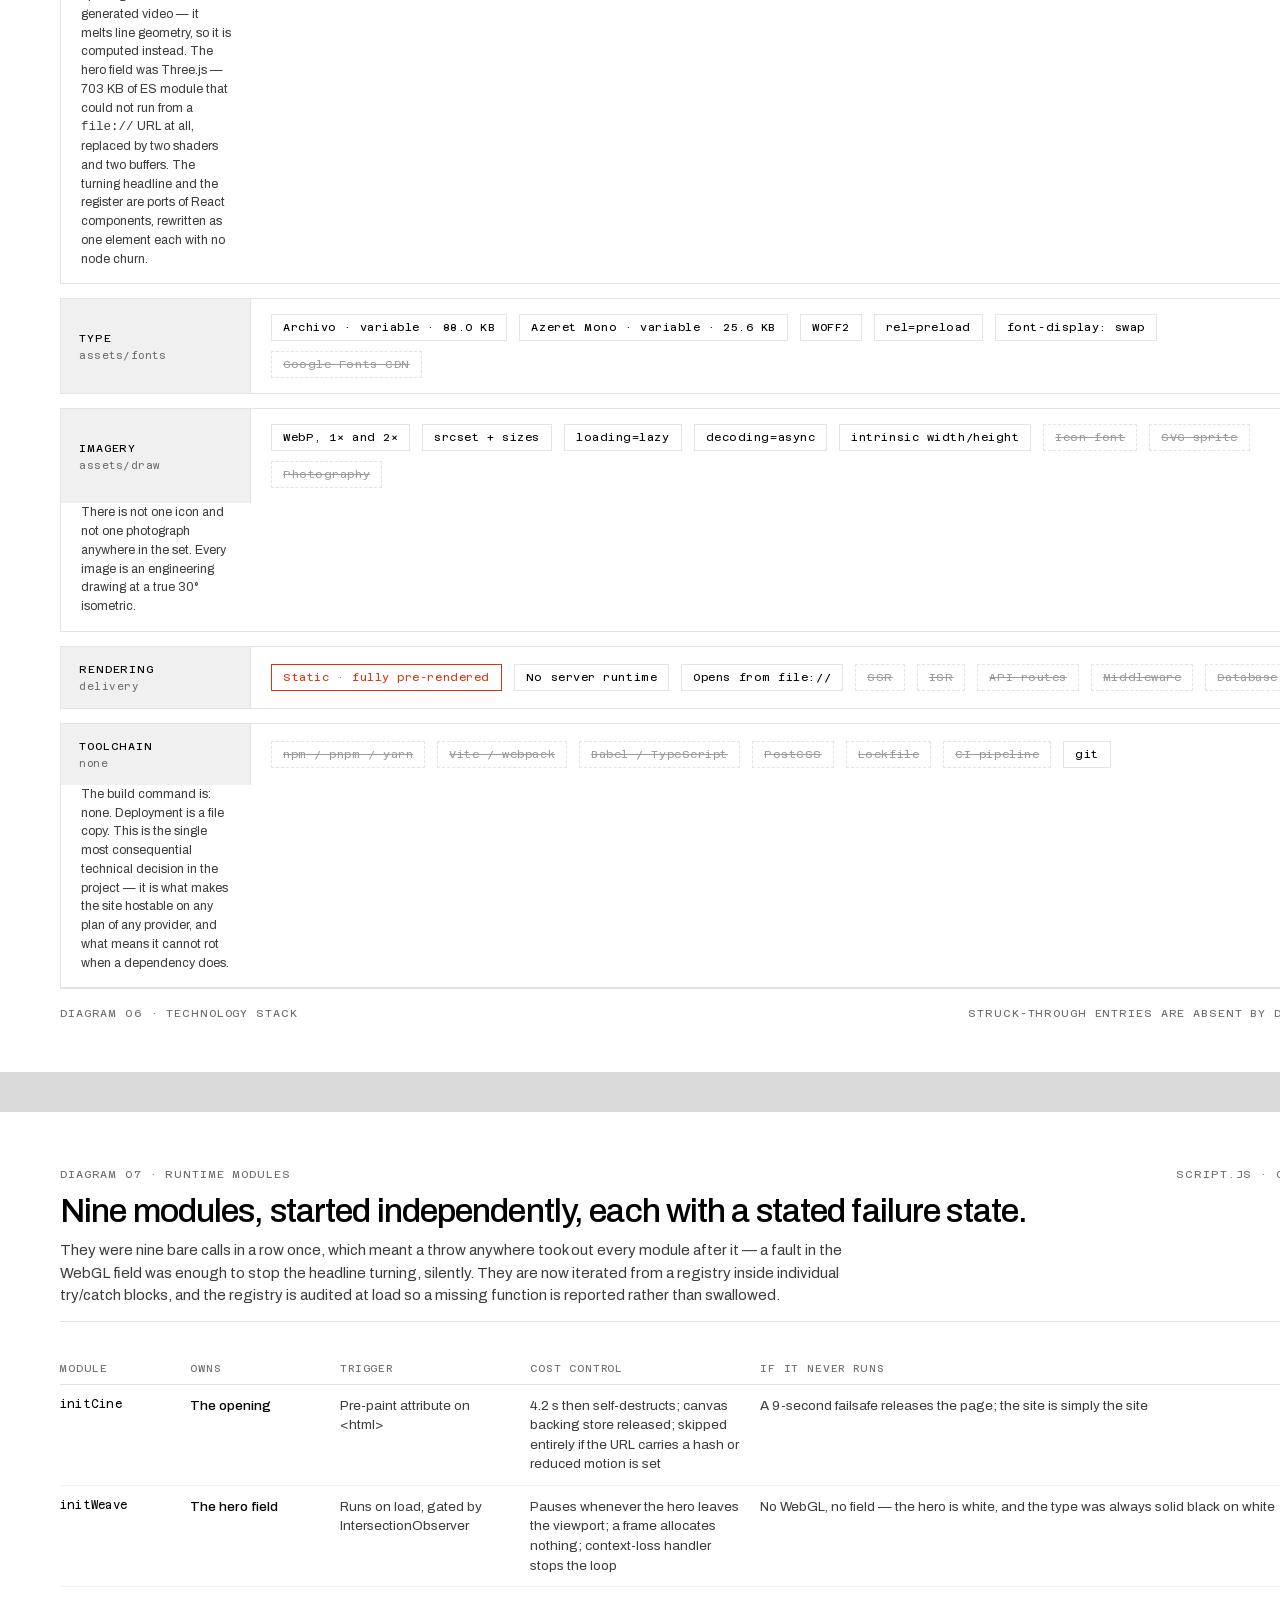
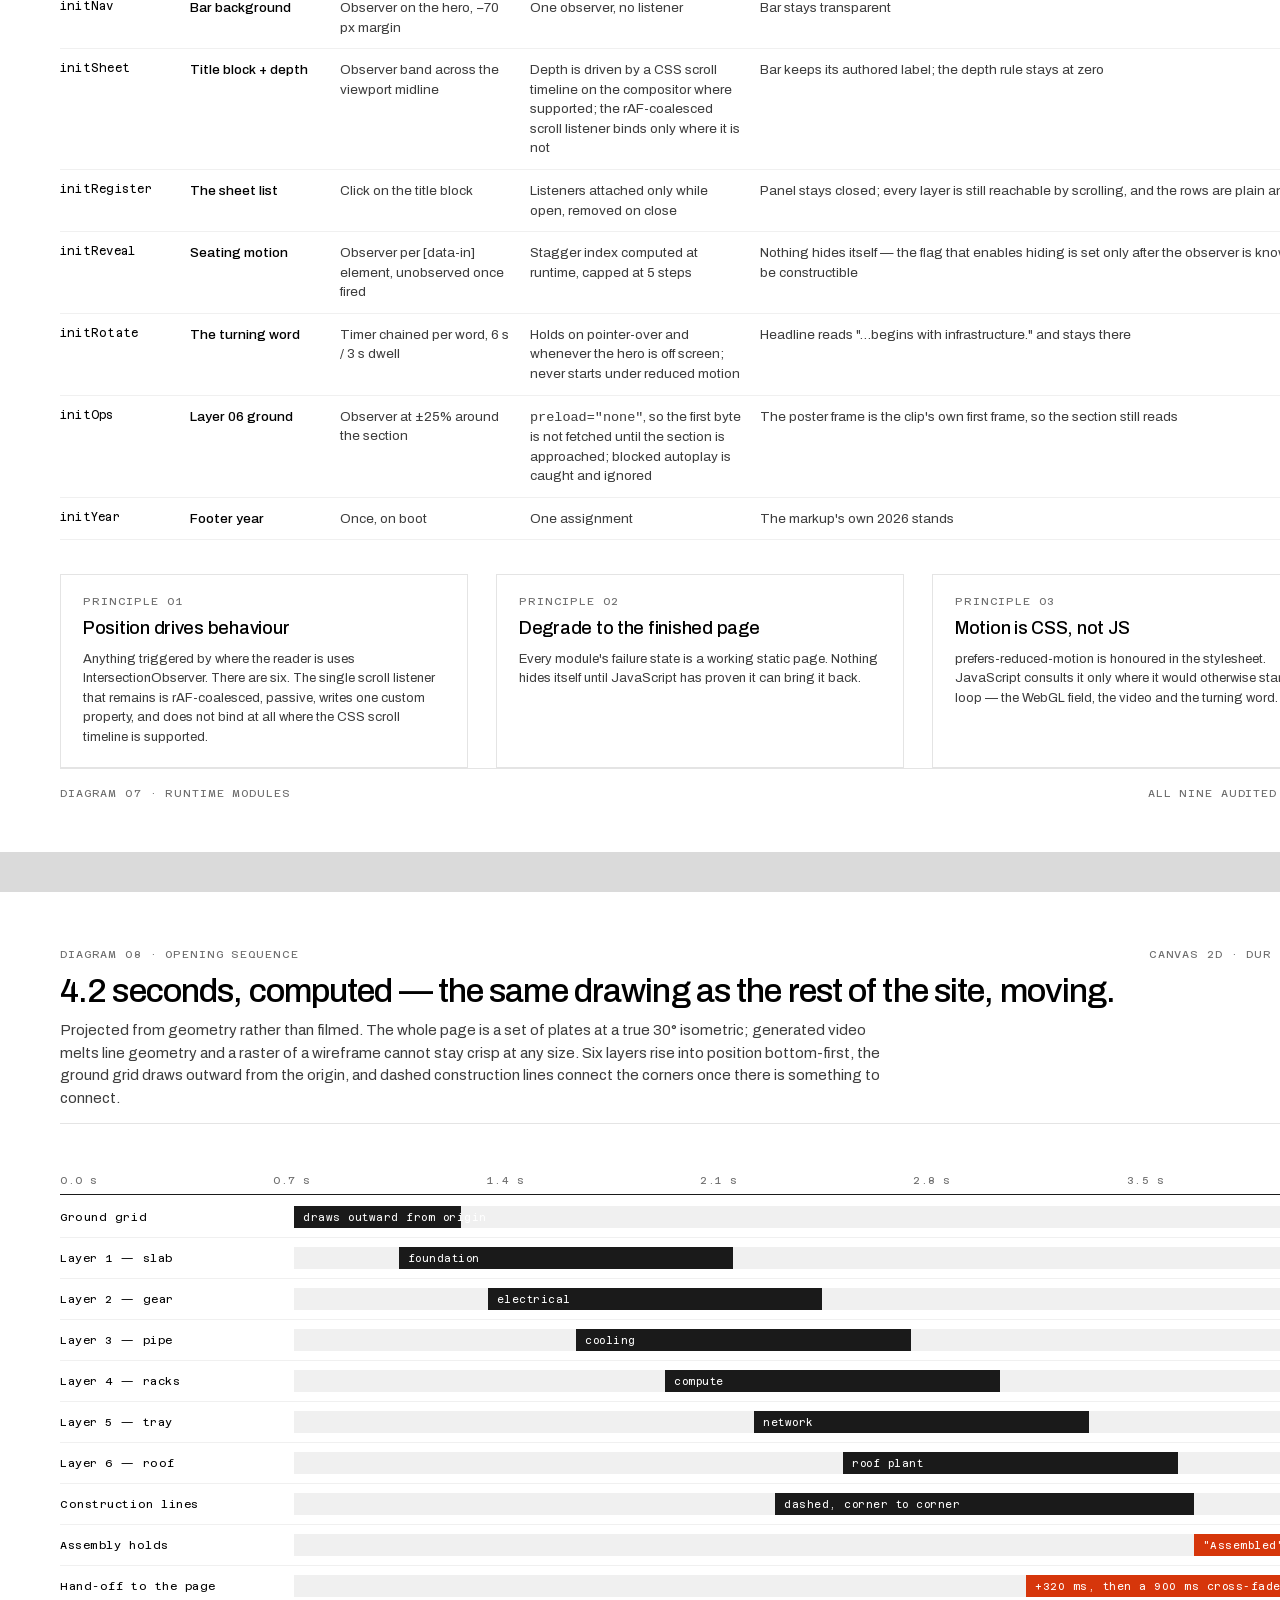
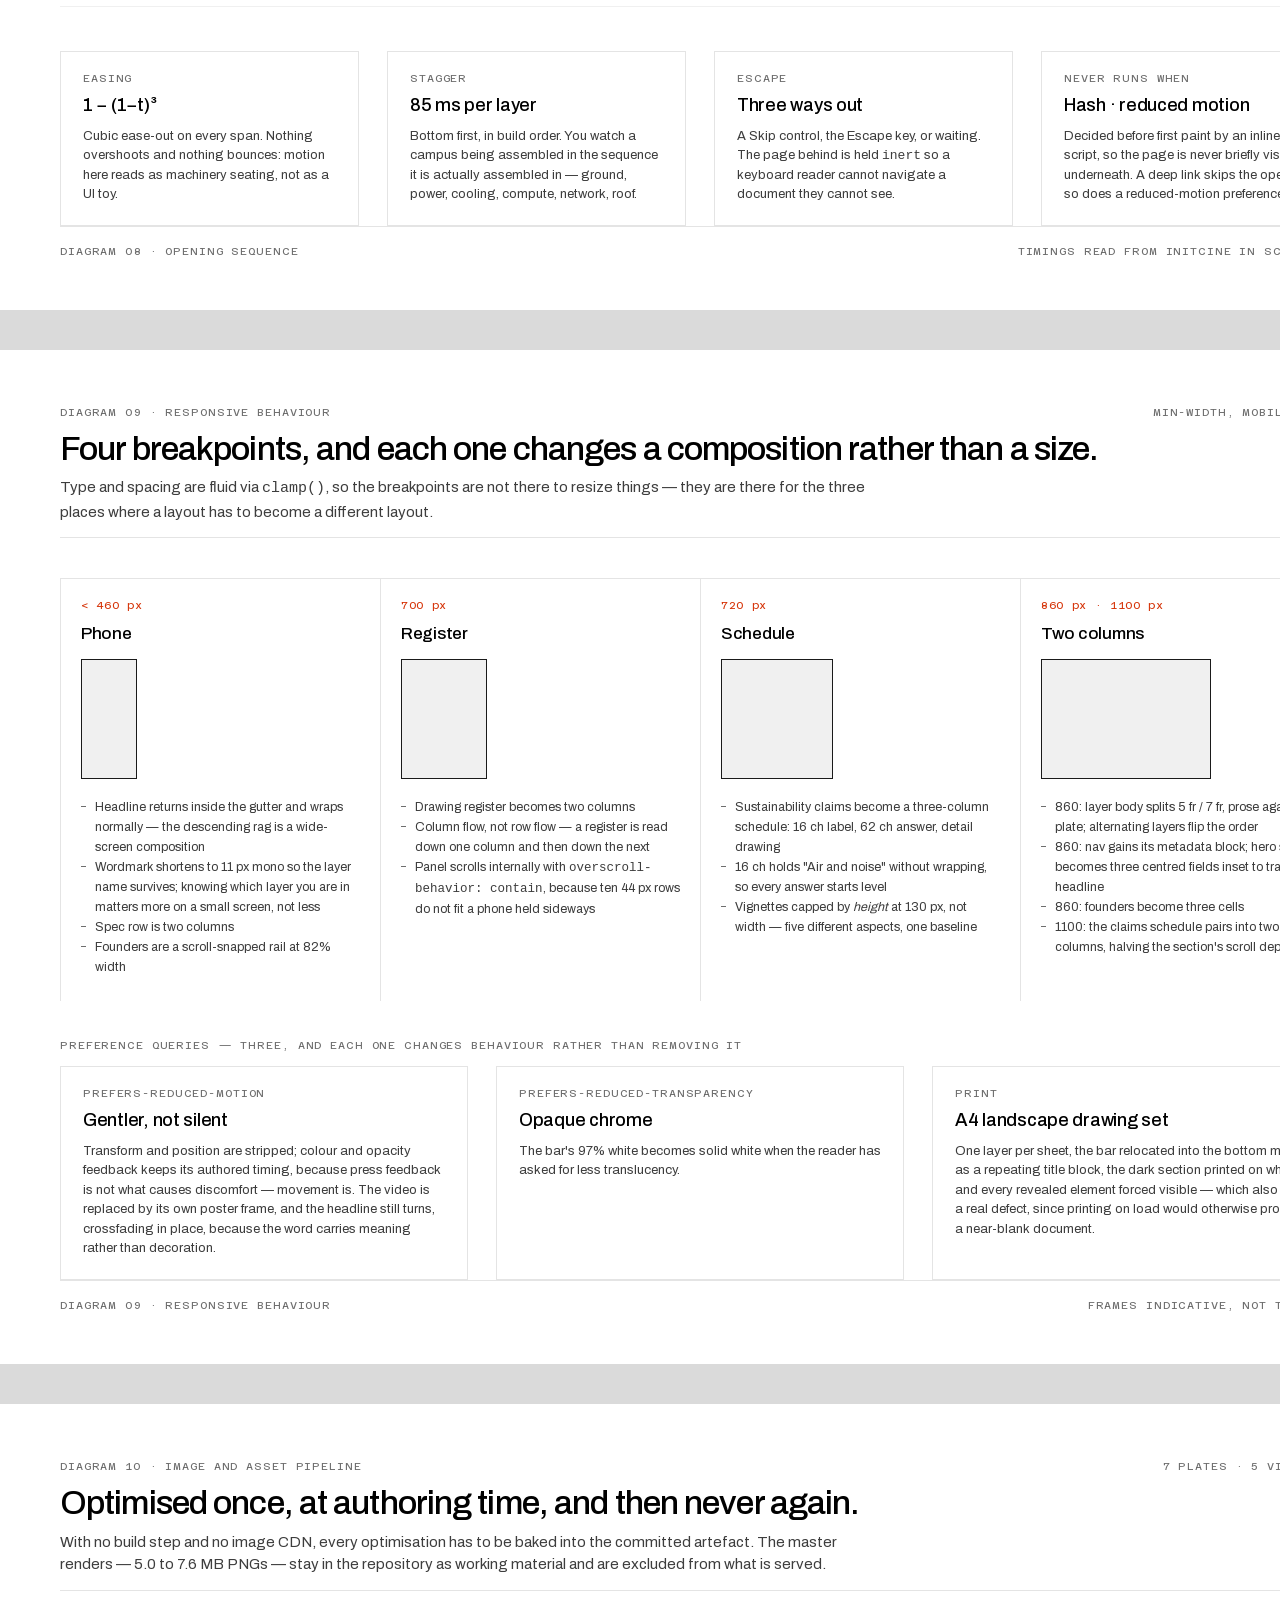
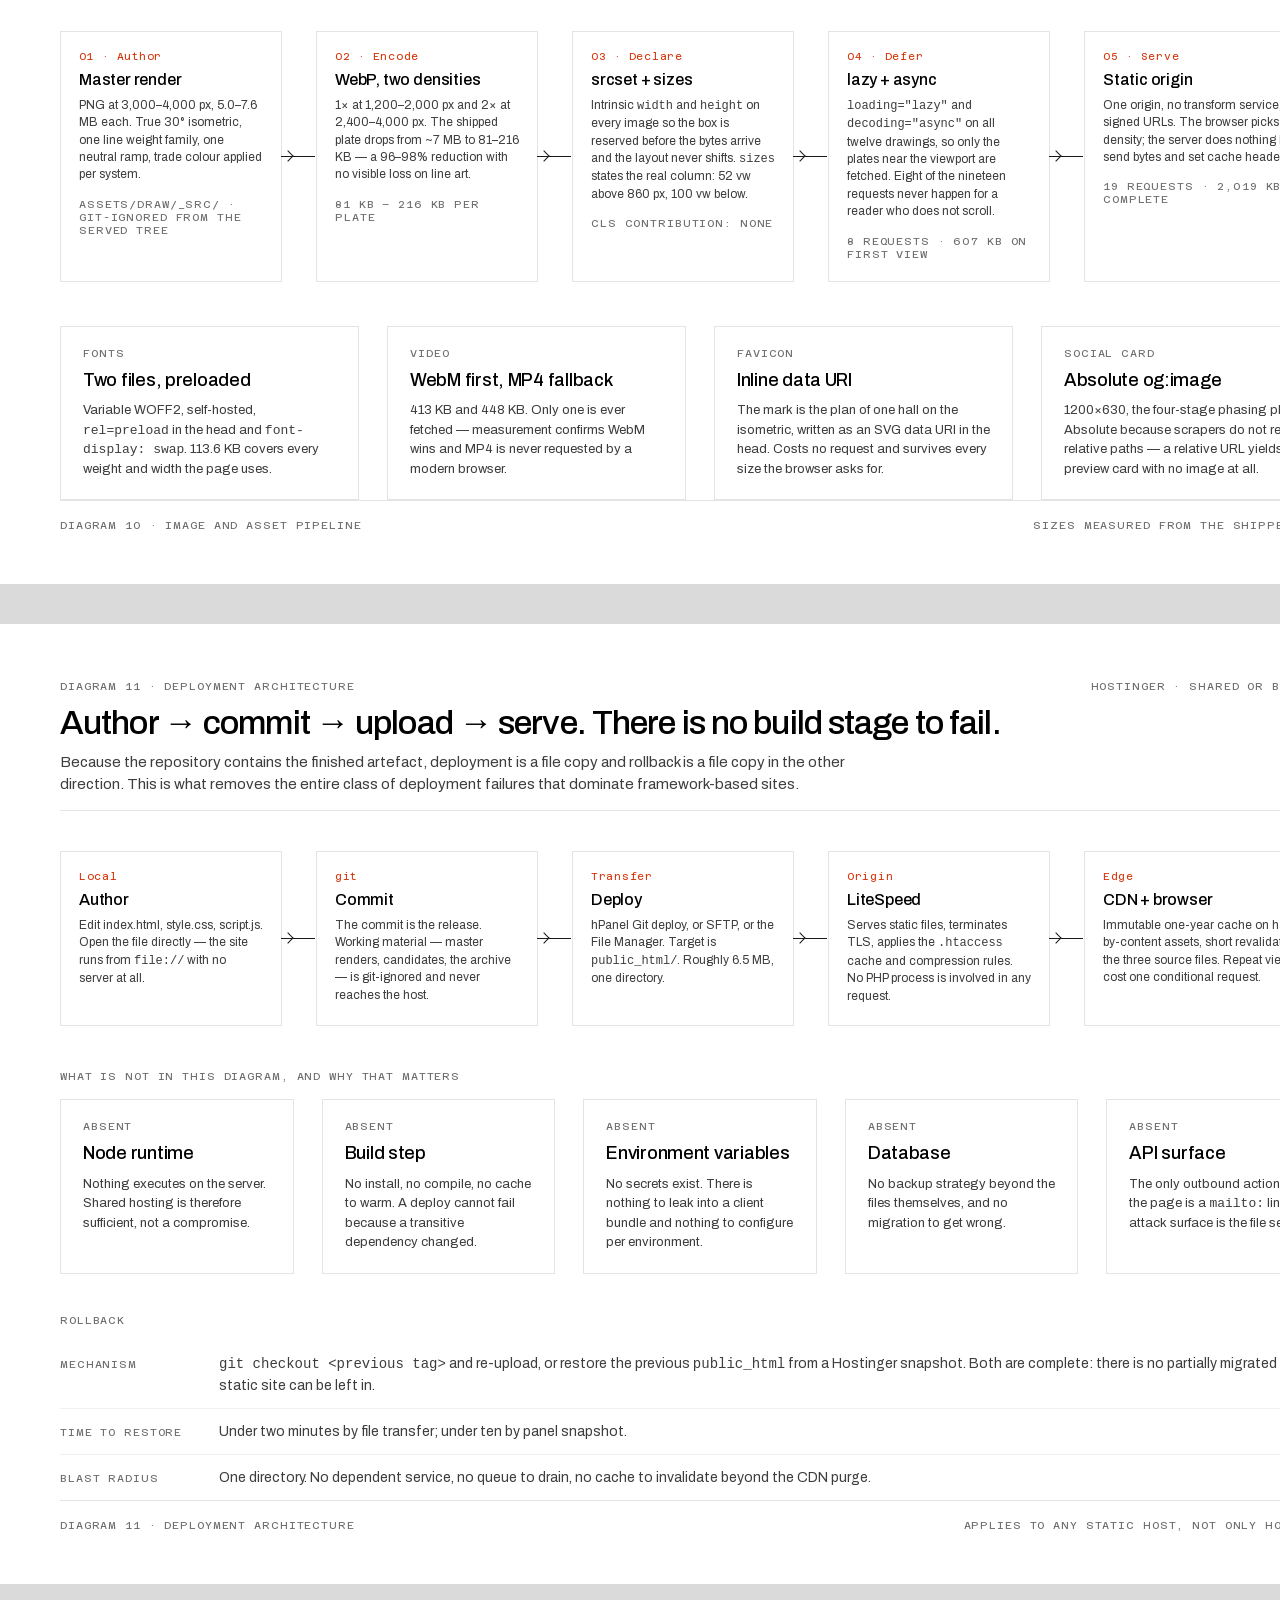
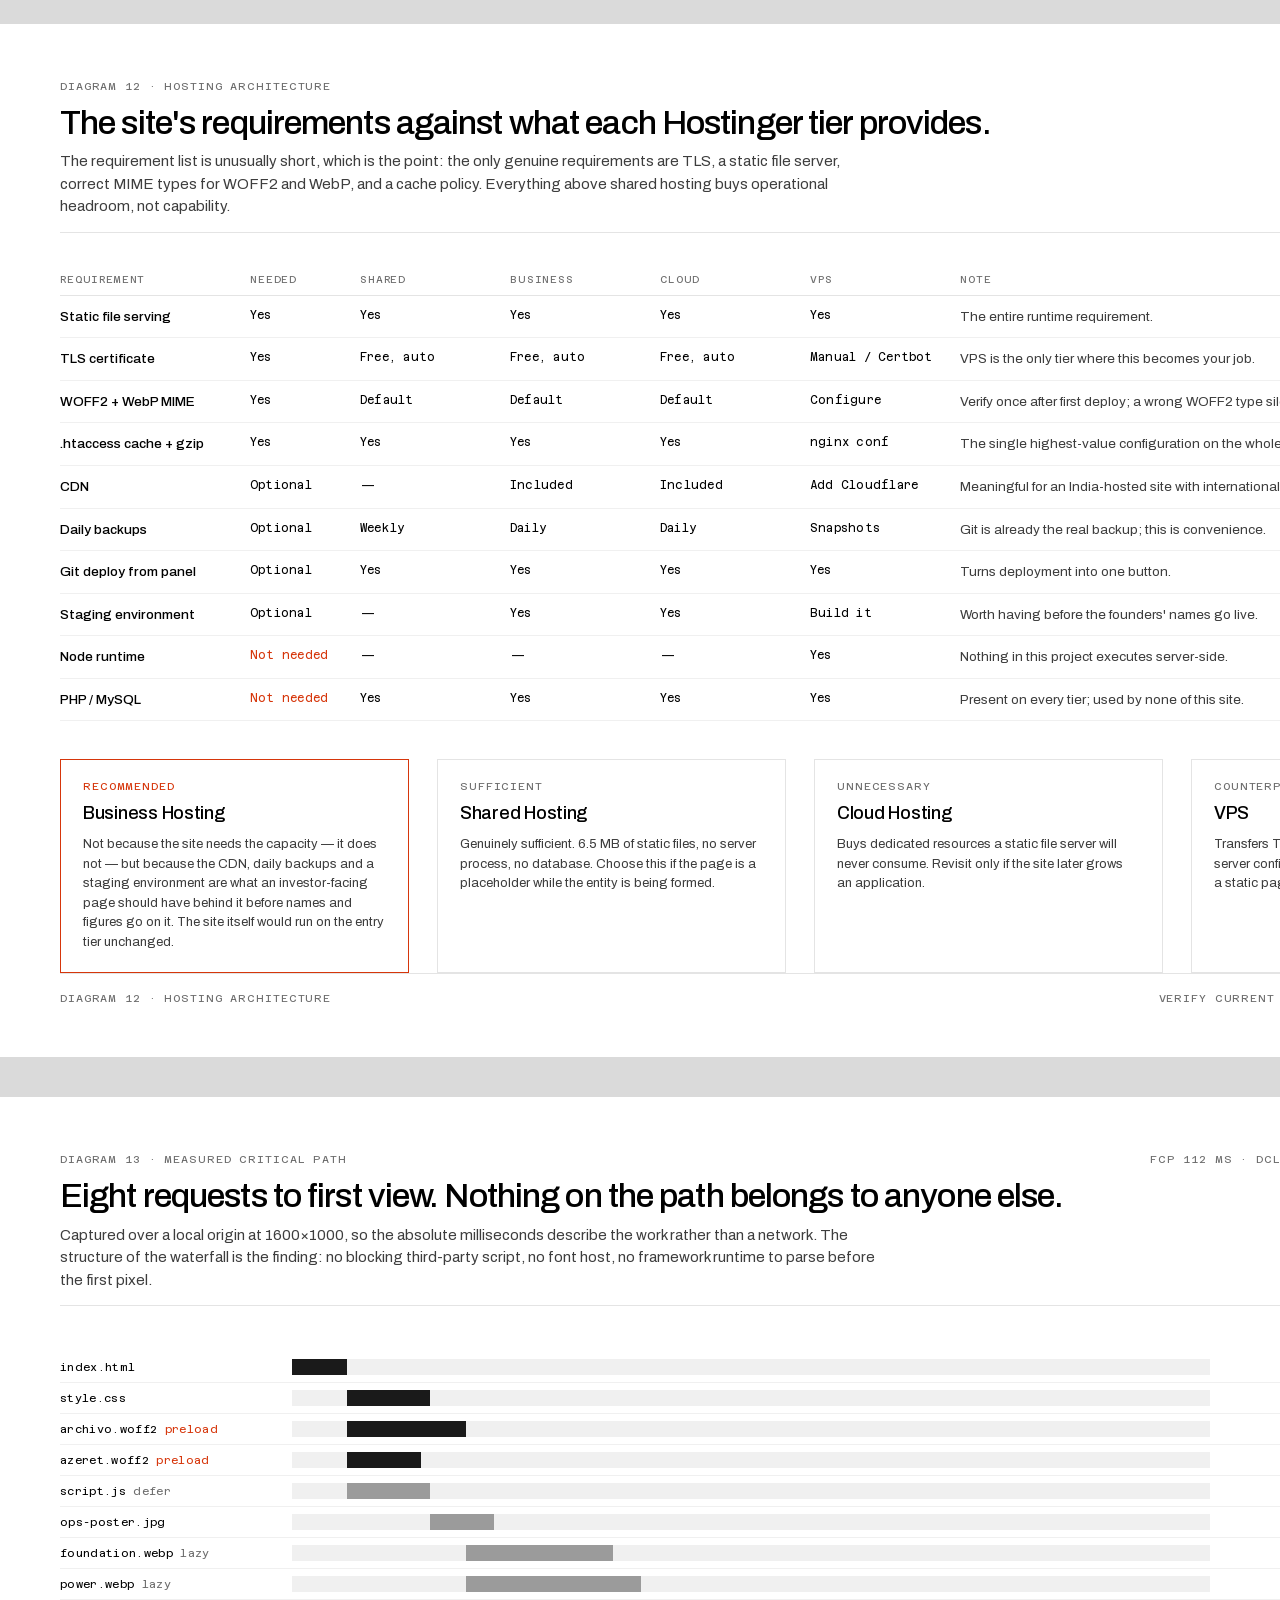
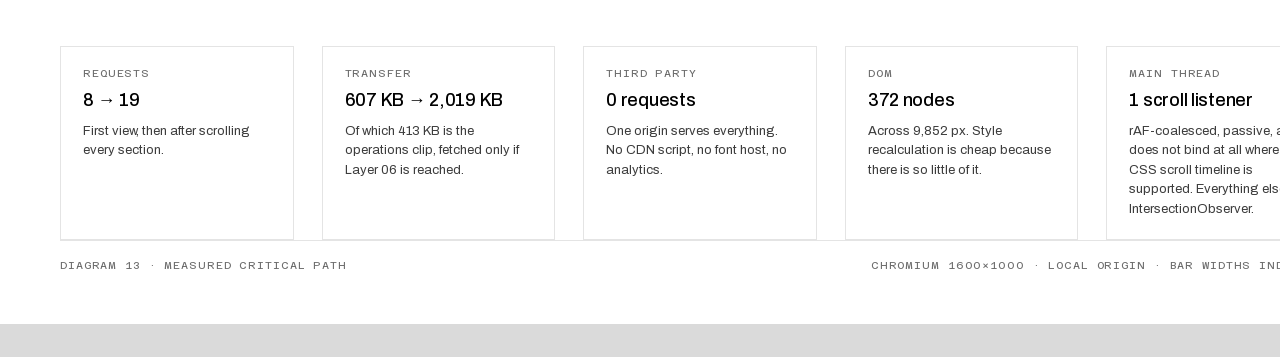
<file: documentation/diagrams/_source/diagrams.html>
<!DOCTYPE html>
<html lang="en">
<head>
<meta charset="utf-8">
<title>Codex Space — documentation diagrams (source)</title>
<!--
  Source for every diagram in documentation/diagrams/.
  Authored in the site's own drawing language — Archivo and Azeret Mono, pure
  white ground, one-pixel rules, the four trade colours and the single live
  accent — so the diagrams read as further sheets in the same set rather than
  as clip art bolted onto it.

  Rendered to PNG by scratchpad/diagrams.js, which screenshots each .sheet by
  id at 2x. Regenerate by re-running that script against this file.
-->
<style>
@font-face { font-family:"Archivo"; src:url("../../../assets/fonts/archivo.woff2") format("woff2-variations");
             font-weight:400 700; font-stretch:100% 112%; font-display:block; }
@font-face { font-family:"Azeret Mono"; src:url("../../../assets/fonts/azeret.woff2") format("woff2-variations");
             font-weight:300 500; font-display:block; }

:root{
  --white:#FFF; --black:#000; --graphite:#1A1A1A; --charcoal:#3D3D3D;
  --grey:#6E6E6E; --grey-2:#9B9B9B; --rule:#E4E4E4; --rule-2:#F0F0F0;
  --live:#D6360B;
  --power:#9A5200; --cooling:#15537F; --compute:#4B3A85; --network:#1C6041;
  --sans:"Archivo",Helvetica,Arial,sans-serif;
  --mono:"Azeret Mono",ui-monospace,Menlo,monospace;
}
*,*::before,*::after{box-sizing:border-box}
body{margin:0;background:#DADADA;font-family:var(--sans);color:var(--graphite);
     -webkit-font-smoothing:antialiased}
h1,h2,h3,p,dl,dd,ol,ul,figure{margin:0}
ol,ul{list-style:none;padding:0}

.sheet{width:1400px;background:var(--white);padding:56px 60px 52px;margin:40px auto;
       display:flex;flex-direction:column;position:relative}
.m{font-family:var(--mono);font-weight:400;font-size:11px;letter-spacing:.08em;
   text-transform:uppercase;color:var(--grey);font-variant-numeric:tabular-nums}
.m--live{color:var(--live)}
.sheet--wide{width:1600px}
.sheet__hd{display:flex;justify-content:space-between;align-items:baseline;
           padding-bottom:14px;border-bottom:1px solid var(--rule);margin-bottom:40px}
.sheet__t{font-size:34px;font-weight:500;letter-spacing:-.026em;line-height:1.05;color:var(--black)}
.sheet__sub{margin-top:10px;font-size:15px;color:var(--charcoal);max-width:92ch;line-height:1.5}
.sheet__ft{margin-top:auto;padding-top:18px;border-top:1px solid var(--rule);
           display:flex;justify-content:space-between;gap:32px}
.lead{font-size:15px;color:var(--charcoal);line-height:1.55}

/* ---- generic parts ---------------------------------------------------- */
.grid{display:grid;gap:28px}
.card{border:1px solid var(--rule);padding:20px 22px;display:flex;flex-direction:column;gap:10px}
.card__k{font-family:var(--mono);font-size:11px;letter-spacing:.08em;text-transform:uppercase;color:var(--grey)}
.card__v{font-size:18px;font-weight:500;letter-spacing:-.015em;color:var(--black);line-height:1.2}
.card__d{font-size:13px;color:var(--charcoal);line-height:1.5}
.rulelist > div{display:grid;grid-template-columns:15ch 1fr;gap:24px;padding:12px 0;
                border-bottom:1px solid var(--rule-2);align-items:baseline}
.rulelist > div:last-child{border-bottom:0}
.rulelist dt{font-family:var(--mono);font-size:11px;letter-spacing:.08em;text-transform:uppercase;color:var(--grey)}
.rulelist dd{font-size:14px;color:var(--charcoal);line-height:1.5}
table{border-collapse:collapse;width:100%}
th{font-family:var(--mono);font-size:10.5px;letter-spacing:.08em;text-transform:uppercase;
   color:var(--grey);text-align:left;font-weight:400;padding:0 16px 10px 0;border-bottom:1px solid var(--rule)}
td{font-size:13.5px;color:var(--charcoal);padding:11px 16px 11px 0;border-bottom:1px solid var(--rule-2);
   vertical-align:top;line-height:1.45}
td.mono{font-family:var(--mono);font-size:11.5px;color:var(--black);letter-spacing:.02em}
td b{color:var(--black);font-weight:500}
.chip{display:inline-block;font-family:var(--mono);font-size:10px;letter-spacing:.08em;
      text-transform:uppercase;padding:3px 7px;border:1px solid currentColor;color:var(--grey)}

/* =====================================================================
   01 SITE ARCHITECTURE
   ================================================================== */
.arch{display:grid;grid-template-columns:400px 1fr;gap:56px;align-items:start}
.tree{font-family:var(--mono);font-size:12.5px;line-height:2.05;color:var(--charcoal)}
.tree b{color:var(--black);font-weight:500}
.tree .dim{color:var(--grey-2)}
.tree .live{color:var(--live)}
.archcol{display:grid;gap:0}
.archrow{display:grid;grid-template-columns:170px 1fr 120px;gap:24px;padding:14px 0;
         border-bottom:1px solid var(--rule-2);align-items:baseline}
.archrow:first-child{border-top:1px solid var(--rule)}
.archrow__n{font-family:var(--mono);font-size:11px;letter-spacing:.06em;color:var(--black)}
.archrow__d{font-size:13.5px;color:var(--charcoal);line-height:1.5}
.archrow__s{font-family:var(--mono);font-size:10.5px;letter-spacing:.06em;
            text-transform:uppercase;color:var(--grey);text-align:right}

/* =====================================================================
   02 NARRATIVE FLOW  ·  03 USER JOURNEY
   ================================================================== */
.flow{display:grid;grid-template-columns:repeat(11,1fr);gap:0;margin-top:8px}
.flow__col{border-left:1px solid var(--rule);padding:0 12px 0 14px;position:relative;
           min-height:340px;display:flex;flex-direction:column}
.flow__col:last-child{border-right:1px solid var(--rule)}
.flow__n{font-family:var(--mono);font-size:11px;letter-spacing:.06em;color:var(--sys,var(--graphite));
         padding-bottom:10px}
.flow__t{font-size:15px;font-weight:500;letter-spacing:-.012em;color:var(--black);line-height:1.2;
         padding-bottom:12px}
.flow__b{font-size:11.5px;color:var(--charcoal);line-height:1.45}
.flow__bar{height:5px;background:var(--sys,var(--graphite));margin-bottom:16px}
.flow__tone{margin-top:auto;padding-top:14px;font-family:var(--mono);font-size:10px;
            letter-spacing:.06em;text-transform:uppercase;color:var(--grey)}
.flow__col[data-dark] .flow__t,.flow__col[data-dark] .flow__b{color:var(--white)}
.flow__col[data-dark]{background:var(--black);padding-bottom:14px;border-left-color:var(--black)}
.flow__col[data-dark] .flow__n,.flow__col[data-dark] .flow__tone{color:var(--grey-2)}

.arc{margin-top:34px;border-top:1px solid var(--rule);padding-top:22px;
     display:grid;grid-template-columns:repeat(4,1fr);gap:40px}
.arc__k{font-family:var(--mono);font-size:11px;letter-spacing:.08em;text-transform:uppercase;
        color:var(--live);padding-bottom:8px}
.arc__d{font-size:13.5px;color:var(--charcoal);line-height:1.55}

/* journey */
.jrn{display:grid;gap:0;margin-top:6px}
.jrn__r{display:grid;grid-template-columns:96px 150px 1fr 1fr 130px;gap:26px;
        padding:15px 0;border-bottom:1px solid var(--rule-2);align-items:start}
.jrn__r:first-child{border-top:1px solid var(--rule)}
.jrn__d{font-family:var(--mono);font-size:11px;color:var(--black);letter-spacing:.04em}
.jrn__s{font-family:var(--mono);font-size:11px;letter-spacing:.06em;text-transform:uppercase;
        color:var(--sys,var(--grey))}
.jrn__q{font-size:14px;color:var(--black);line-height:1.4}
.jrn__a{font-size:13px;color:var(--charcoal);line-height:1.45}
.jrn__m{font-family:var(--mono);font-size:10.5px;letter-spacing:.05em;color:var(--grey);text-align:right}

/* =====================================================================
   04 VISUAL HIERARCHY
   ================================================================== */
.typ{display:grid;gap:0}
.typ__r{display:grid;grid-template-columns:1fr 300px;gap:40px;align-items:baseline;
        padding:16px 0;border-bottom:1px solid var(--rule-2)}
.typ__r:first-child{border-top:1px solid var(--rule)}
.typ__spec{font-family:var(--mono);font-size:10.5px;letter-spacing:.05em;color:var(--grey);
           display:flex;gap:20px;justify-content:flex-end}
.typ__spec b{color:var(--black);font-weight:400}
.sp{display:grid;grid-template-columns:repeat(8,1fr);gap:16px;margin-top:6px}
.sp__c{display:flex;flex-direction:column;gap:10px}
.sp__bar{background:var(--graphite);width:100%}
.sp__l{font-family:var(--mono);font-size:10.5px;color:var(--grey);letter-spacing:.05em}
.sp__l b{color:var(--black);font-weight:400;display:block;font-size:11.5px}

/* =====================================================================
   05 COLOUR
   ================================================================== */
.sw{display:grid;grid-template-columns:repeat(6,1fr);gap:20px}
.sw__c{display:flex;flex-direction:column;gap:0;border:1px solid var(--rule)}
.sw__p{height:104px}
.sw__b{padding:12px 13px 14px;display:grid;gap:5px}
.sw__n{font-size:13.5px;font-weight:500;color:var(--black);letter-spacing:-.01em}
.sw__h{font-family:var(--mono);font-size:11px;color:var(--grey);letter-spacing:.05em}
.sw__r{font-family:var(--mono);font-size:10.5px;color:var(--charcoal);letter-spacing:.04em}
.sw__u{font-size:11.5px;color:var(--charcoal);line-height:1.4;padding-top:3px}

/* =====================================================================
   06 STACK  ·  07 MODULES  ·  10 PIPELINE  ·  11/12 DEPLOY
   ================================================================== */
.stack{display:grid;gap:14px}
.stk{display:grid;grid-template-columns:190px 1fr;border:1px solid var(--rule);align-items:stretch}
.stk__k{background:var(--rule-2);padding:16px 18px;display:flex;flex-direction:column;gap:5px;
        justify-content:center;border-right:1px solid var(--rule)}
.stk__kn{font-family:var(--mono);font-size:11px;letter-spacing:.08em;text-transform:uppercase;color:var(--black)}
.stk__kd{font-family:var(--mono);font-size:10px;letter-spacing:.05em;color:var(--grey)}
.stk__v{padding:15px 20px;display:flex;flex-wrap:wrap;gap:10px 12px;align-items:center}
.pill{font-family:var(--mono);font-size:11px;letter-spacing:.05em;padding:6px 11px;
      border:1px solid var(--rule);color:var(--black);background:var(--white)}
.pill--none{color:var(--grey-2);border-style:dashed;text-decoration:line-through}
.pill--live{color:var(--live);border-color:var(--live)}
.stk__note{padding:0 20px 15px;font-size:12.5px;color:var(--charcoal);line-height:1.5;width:100%}

.chain{display:grid;grid-auto-flow:column;grid-auto-columns:1fr;align-items:stretch;gap:0}
.chain__n{border:1px solid var(--rule);padding:18px 18px 20px;display:flex;flex-direction:column;gap:8px;
          position:relative;margin-right:34px}
.chain__n:last-child{margin-right:0}
.chain__n::after{content:"";position:absolute;right:-34px;top:50%;width:34px;height:1px;background:var(--graphite)}
.chain__n:last-child::after{display:none}
.chain__n::before{content:"";position:absolute;right:-11px;top:50%;width:8px;height:8px;
                  border-top:1px solid var(--graphite);border-right:1px solid var(--graphite);
                  transform:translateY(-50%) rotate(45deg)}
.chain__n:last-child::before{display:none}
.chain__i{font-family:var(--mono);font-size:10.5px;letter-spacing:.07em;color:var(--live)}
.chain__t{font-size:16px;font-weight:500;color:var(--black);letter-spacing:-.012em;line-height:1.2}
.chain__d{font-size:12px;color:var(--charcoal);line-height:1.45}

/* 08 opening timeline */
.tl{margin-top:10px}
.tl__ax{display:grid;grid-template-columns:repeat(6,1fr);border-bottom:1px solid var(--graphite);
        padding-bottom:8px;margin-bottom:2px}
.tl__ax span{font-family:var(--mono);font-size:10.5px;color:var(--grey);letter-spacing:.05em}
.tl__r{display:grid;grid-template-columns:210px 1fr;gap:24px;align-items:center;padding:9px 0;
       border-bottom:1px solid var(--rule-2)}
.tl__k{font-family:var(--mono);font-size:11px;letter-spacing:.05em;color:var(--black)}
.tl__track{position:relative;height:22px;background:var(--rule-2)}
.tl__bar{position:absolute;top:0;bottom:0;background:var(--graphite)}
.tl__bar[data-live]{background:var(--live)}
.tl__bar span{position:absolute;left:9px;top:50%;transform:translateY(-50%);
              font-family:var(--mono);font-size:10px;color:var(--white);letter-spacing:.05em;white-space:nowrap}

/* 09 responsive */
.bp{display:grid;grid-template-columns:repeat(4,1fr);gap:0;border-top:1px solid var(--rule)}
.bp__c{border-left:1px solid var(--rule);padding:20px 20px 24px;display:flex;flex-direction:column;gap:12px}
.bp__c:last-child{border-right:1px solid var(--rule)}
.bp__w{font-family:var(--mono);font-size:11px;letter-spacing:.06em;color:var(--live)}
.bp__t{font-size:17px;font-weight:500;color:var(--black);letter-spacing:-.015em}
.bp__l{font-size:12.5px;color:var(--charcoal);line-height:1.6}
.bp__l li{padding-left:14px;position:relative}
.bp__l li::before{content:"";position:absolute;left:0;top:9px;width:5px;height:1px;background:var(--grey)}
.frame{border:1px solid var(--graphite);margin-top:4px;background:var(--rule-2)}

/* 13 waterfall */
.wf__r{display:grid;grid-template-columns:210px 1fr 108px;gap:22px;align-items:center;
       padding:7px 0;border-bottom:1px solid var(--rule-2)}
.wf__k{font-family:var(--mono);font-size:11px;color:var(--black);letter-spacing:.03em}
.wf__t{height:16px;background:var(--rule-2);position:relative}
.wf__b{position:absolute;top:0;bottom:0;left:0;background:var(--graphite)}
.wf__b[data-def]{background:var(--grey-2)}
.wf__s{font-family:var(--mono);font-size:10.5px;color:var(--grey);text-align:right;letter-spacing:.04em}
</style>
</head>
<body>

<!-- =====================================================================
     01 · SITE ARCHITECTURE
     ================================================================== -->
<section class="sheet" id="d01" style="min-height:1000px">
  <div class="sheet__hd">
    <div>
      <p class="m">Diagram 01 · Website architecture</p>
      <h2 class="sheet__t" style="margin-top:12px">Three files, no build step, one request graph.</h2>
      <p class="sheet__sub">Everything the browser executes is authored by hand and served as-is. There is
        no bundler, no transpiler, no package manifest and no <code>node_modules</code>: what is in the
        repository is byte-for-byte what reaches the visitor.</p>
    </div>
    <p class="m">Codex Space</p>
  </div>

  <div class="arch">
    <div>
      <p class="m" style="padding-bottom:16px">Shipped tree</p>
      <div class="tree">
<b>index.html</b>          <span class="dim">37.8 KB</span><br>
<b>style.css</b>           <span class="dim">48.5 KB</span><br>
<b>script.js</b>           <span class="dim">45.5 KB</span><br>
assets/<br>
&nbsp;&nbsp;fonts/<br>
&nbsp;&nbsp;&nbsp;&nbsp;archivo.woff2   <span class="dim">88.0 KB</span><br>
&nbsp;&nbsp;&nbsp;&nbsp;azeret.woff2    <span class="dim">25.6 KB</span><br>
&nbsp;&nbsp;draw/<br>
&nbsp;&nbsp;&nbsp;&nbsp;<span style="color:var(--black)">7 plates</span> ×2 densities<br>
&nbsp;&nbsp;&nbsp;&nbsp;<span style="color:var(--black)">5 detail vignettes</span><br>
&nbsp;&nbsp;video/<br>
&nbsp;&nbsp;&nbsp;&nbsp;ops.webm        <span class="dim">412.9 KB</span><br>
&nbsp;&nbsp;&nbsp;&nbsp;ops.mp4         <span class="dim">447.7 KB</span><br>
&nbsp;&nbsp;&nbsp;&nbsp;ops-poster.jpg  <span class="dim">30.6 KB</span><br>
&nbsp;&nbsp;og.png          <span class="dim">121.8 KB</span><br>
      </div>
      <p class="m" style="margin-top:26px;padding-top:14px;border-top:1px solid var(--rule);line-height:1.9">
        No package.json<br>No node_modules<br>No lockfile<br>No CI pipeline<br>
        <span class="m--live">No third-party request</span>
      </p>
    </div>

    <div>
      <p class="m" style="padding-bottom:16px">What each file owns</p>
      <div class="archcol">
        <div class="archrow">
          <span class="archrow__n">index.html</span>
          <span class="archrow__d">Eleven <code>&lt;section&gt;</code> elements, one per layer, plus the drawing
            register, the opening shell and the title block. Carries the full alt text for all twelve
            drawings and an inline pre-paint script that decides whether the opening runs.</span>
          <span class="archrow__s">Structure</span>
        </div>
        <div class="archrow">
          <span class="archrow__n">style.css</span>
          <span class="archrow__d">Ten numbered parts: tokens, reset, type, layout, cinema, sections, plates,
            motion, responsive, print. All colour, spacing, type and motion is declared as custom
            properties on <code>:root</code> and read from there.</span>
          <span class="archrow__s">Presentation</span>
        </div>
        <div class="archrow">
          <span class="archrow__n">script.js</span>
          <span class="archrow__d">One IIFE, nine independent modules held in a registry and started inside
            individual try/catch blocks, so a fault in one cannot take down the rest.</span>
          <span class="archrow__s">Behaviour</span>
        </div>
        <div class="archrow">
          <span class="archrow__n">assets/draw/</span>
          <span class="archrow__d">Seven engineering plates at one true 30° isometric, each shipped at 1× and
            2× as WebP and selected by <code>srcset</code>. Five detail vignettes carry the
            sustainability schedule.</span>
          <span class="archrow__s">Drawings</span>
        </div>
        <div class="archrow">
          <span class="archrow__n">assets/fonts/</span>
          <span class="archrow__d">Two self-hosted variable WebFonts, preloaded from the document head.
            Self-hosting is what removes the last third-party origin from the page.</span>
          <span class="archrow__s">Type</span>
        </div>
        <div class="archrow">
          <span class="archrow__n">assets/video/</span>
          <span class="archrow__d">One short operations clip in two containers with a poster frame.
            <code>preload="none"</code>, started by observer only when Layer 06 is approached.</span>
          <span class="archrow__s">Ground</span>
        </div>
      </div>

      <p class="m" style="margin-top:34px;padding-bottom:14px">Request graph, measured</p>
      <div class="rulelist">
        <div><dt>First view</dt><dd><b style="color:var(--black)">8 requests · 607 KB</b> — document, stylesheet,
          script, two fonts, poster frame and the two plates already inside the lazy-load margin.</dd></div>
        <div><dt>Whole page</dt><dd><b style="color:var(--black)">19 requests · 2,019 KB</b> after scrolling
          every section, including the operations clip.</dd></div>
        <div><dt>Third party</dt><dd><b style="color:var(--black)">Zero.</b> One origin serves everything —
          no CDN script, no font host, no analytics, no tag manager.</dd></div>
        <div><dt>Document</dt><dd>372 DOM nodes across a 9,852 px page.</dd></div>
      </div>
    </div>
  </div>

  <div class="sheet__ft">
    <span class="m">Diagram 01 · Website architecture</span>
    <span class="m">Measured against the shipped tree</span>
  </div>
</section>

<!-- =====================================================================
     02 · NARRATIVE FLOW
     ================================================================== -->
<section class="sheet sheet--wide" id="d02" style="min-height:820px">
  <div class="sheet__hd">
    <div>
      <p class="m">Diagram 02 · Story flow</p>
      <h2 class="sheet__t" style="margin-top:12px">The narrative is the structure. There are no marketing sections, only depths.</h2>
      <p class="sheet__sub">The page is one machine shown in section. A reader enters at the ground and
        descends through each trade in the order the campus is actually built, then comes back up to the
        commercial close. Layer 06 is the single tonal inversion: the one sheet whose subject is something
        happening rather than something arranged.</p>
    </div>
    <p class="m">11 layers · 7 plates</p>
  </div>

  <div class="flow">
    <div class="flow__col"><div class="flow__bar"></div><p class="flow__n">00</p>
      <p class="flow__t">General arrangement</p>
      <p class="flow__b">The whole machine, named but not yet taken apart. A title page carries a title.</p>
      <p class="flow__tone">Title</p></div>
    <div class="flow__col"><div class="flow__bar"></div><p class="flow__n">01</p>
      <p class="flow__t">Foundation</p>
      <p class="flow__b">The layer that cannot be revisited. Establishes that this is a construction
        document, not a brochure.</p>
      <p class="flow__tone">Dwg 01</p></div>
    <div class="flow__col" style="--sys:var(--power)"><div class="flow__bar"></div><p class="flow__n">02</p>
      <p class="flow__t">Power</p>
      <p class="flow__b">The binding constraint. Settled before anything else can be, so it is drawn second.</p>
      <p class="flow__tone">Dwg 02</p></div>
    <div class="flow__col" style="--sys:var(--cooling)"><div class="flow__bar"></div><p class="flow__n">03</p>
      <p class="flow__t">Cooling</p>
      <p class="flow__b">The largest draw an operator controls. Drawn first rather than added last.</p>
      <p class="flow__tone">Dwg 03</p></div>
    <div class="flow__col" style="--sys:var(--compute)"><div class="flow__bar"></div><p class="flow__n">04</p>
      <p class="flow__t">Compute</p>
      <p class="flow__b">The deepest cut. One cabinet exploded — the unit every other layer exists to serve.</p>
      <p class="flow__tone">Dwg 04</p></div>
    <div class="flow__col" style="--sys:var(--network)"><div class="flow__bar"></div><p class="flow__n">05</p>
      <p class="flow__t">Network</p>
      <p class="flow__b">Two routes that never share a trench. Secured in the ground while it is still cheap.</p>
      <p class="flow__tone">Dwg 05</p></div>
    <div class="flow__col" data-dark style="--sys:var(--live);padding-top:0"><div class="flow__bar" style="background:var(--live)"></div>
      <p class="flow__n">06</p>
      <p class="flow__t">Operations</p>
      <p class="flow__b">The machine running, not being built. The one tonal event on the page.</p>
      <p class="flow__tone">Inversion</p></div>
    <div class="flow__col"><div class="flow__bar"></div><p class="flow__n">07</p>
      <p class="flow__t">Scale</p>
      <p class="flow__b">Capital discipline: the most efficient megawatt is the one not yet built.</p>
      <p class="flow__tone">Dwg 06</p></div>
    <div class="flow__col"><div class="flow__bar"></div><p class="flow__n">08</p>
      <p class="flow__t">Sustainability</p>
      <p class="flow__b">The objections, stated first, answered as contract terms rather than intentions.</p>
      <p class="flow__tone">Dwg 07</p></div>
    <div class="flow__col"><div class="flow__bar"></div><p class="flow__n">09</p>
      <p class="flow__t">Founders</p>
      <p class="flow__b">The names on the drawing. A promise is worth the people who made it.</p>
      <p class="flow__tone">No plate</p></div>
    <div class="flow__col"><div class="flow__bar"></div><p class="flow__n">10</p>
      <p class="flow__t">Expansion</p>
      <p class="flow__b">The ask. Three gigawatts is the programme, not this campus — said plainly.</p>
      <p class="flow__tone">Close</p></div>
  </div>

  <div class="arc">
    <div><p class="arc__k">Act I · Credibility</p>
      <p class="arc__d">Layers 00–01. Establish that the author can draw the thing. Nothing is claimed
        before the ground is shown.</p></div>
    <div><p class="arc__k">Act II · Competence</p>
      <p class="arc__d">Layers 02–05. The four trades, each in its own colour, each ending one step closer
        to the die. Difficulty increases; the drawings get more specific.</p></div>
    <div><p class="arc__k">Act III · Consequence</p>
      <p class="arc__d">Layers 06–08. The machine runs, the capital is phased, and the page takes its own
        objections seriously before anyone else can raise them.</p></div>
    <div><p class="arc__k">Act IV · Commitment</p>
      <p class="arc__d">Layers 09–10. Who is answerable, and what is being asked for. The only two sheets
        that mention people or money.</p></div>
  </div>

  <div class="sheet__ft">
    <span class="m">Diagram 02 · Story flow</span>
    <span class="m">Colour states the trade, not the mood</span>
  </div>
</section>

<!-- =====================================================================
     03 · USER JOURNEY
     ================================================================== -->
<section class="sheet sheet--wide" id="d03" style="min-height:1080px">
  <div class="sheet__hd">
    <div>
      <p class="m">Diagram 03 · User journey</p>
      <h2 class="sheet__t" style="margin-top:12px">What the reader is asking at each depth, and what the page answers with.</h2>
      <p class="sheet__sub">Three audiences share one scroll: a prospective tenant checking whether the
        capacity is real, a lender checking whether the programme is bankable, and an engineer checking
        whether the people drawing it know what they are doing. The descent answers all three in the same
        order.</p>
    </div>
    <p class="m">Single page · 9,852 px</p>
  </div>

  <div class="jrn">
    <div class="jrn__r"><span class="jrn__d">0.0 – 4.2 s</span><span class="jrn__s">Opening</span>
      <span class="jrn__q">"Is this another AI landing page?"</span>
      <span class="jrn__a">Six wireframe layers assemble on black from computed geometry. No stock render, no
        photograph of a building that does not exist.</span>
      <span class="jrn__m">Canvas 2D</span></div>
    <div class="jrn__r"><span class="jrn__d">0 px</span><span class="jrn__s">Layer 00</span>
      <span class="jrn__q">"What is the company, and how big?"</span>
      <span class="jrn__a">One sentence, one turning word, and three figures ruled along the fold: 550 MW,
        3 GW, Phase 01 ongoing.</span>
      <span class="jrn__m">Hero · WebGL</span></div>
    <div class="jrn__r"><span class="jrn__d">~1,000 px</span><span class="jrn__s">Layer 01</span>
      <span class="jrn__q">"Have they actually done the groundwork?"</span>
      <span class="jrn__a">A construction sequence read left to right — haul road, cut-and-fill, pile caps,
        reinforcement, duct bank, slab joint.</span>
      <span class="jrn__m">Dwg 01</span></div>
    <div class="jrn__r" style="--sys:var(--power)"><span class="jrn__d">~1,900 px</span><span class="jrn__s">Layer 02</span>
      <span class="jrn__q">"Where does 550 MW come from?"</span>
      <span class="jrn__a">Grid to rack as one procured chain: gantry, substation, switchgear, UPS, standby,
        busway.</span>
      <span class="jrn__m">Dwg 02</span></div>
    <div class="jrn__r" style="--sys:var(--cooling)"><span class="jrn__d">~2,900 px</span><span class="jrn__s">Layer 03</span>
      <span class="jrn__q">"Can it cool a GPU hall?"</span>
      <span class="jrn__a">A closed circuit drawn as one unbroken loop, ending in a magnified rack cutaway
        with cold plates at the die.</span>
      <span class="jrn__m">Dwg 03</span></div>
    <div class="jrn__r" style="--sys:var(--compute)"><span class="jrn__d">~3,900 px</span><span class="jrn__s">Layer 04</span>
      <span class="jrn__q">"Do they understand the load they are serving?"</span>
      <span class="jrn__a">The cabinet exploded — chassis, cold plates, PDU strips, a rear door that is
        itself a heat exchanger.</span>
      <span class="jrn__m">Dwg 04</span></div>
    <div class="jrn__r" style="--sys:var(--network)"><span class="jrn__d">~5,000 px</span><span class="jrn__s">Layer 05</span>
      <span class="jrn__q">"What happens when a backhoe finds the duct?"</span>
      <span class="jrn__a">Two physically separate routes entering opposite corners into two independent
        meet-me rooms.</span>
      <span class="jrn__m">Dwg 05</span></div>
    <div class="jrn__r" style="--sys:var(--live)"><span class="jrn__d">~6,000 px</span><span class="jrn__s">Layer 06</span>
      <span class="jrn__q">"Who is awake at 3 a.m.?"</span>
      <span class="jrn__a">The page inverts to black and the only moving footage on the site plays behind
        the type. Tone carries what a diagram cannot.</span>
      <span class="jrn__m">Video · inverted</span></div>
    <div class="jrn__r"><span class="jrn__d">~6,800 px</span><span class="jrn__s">Layer 07</span>
      <span class="jrn__q">"Am I paying for empty halls?"</span>
      <span class="jrn__a">Four stages in a row: bare platform, one hall, two halls, four halls with
        perimeter. Stage 01 marked live.</span>
      <span class="jrn__m">Dwg 06</span></div>
    <div class="jrn__r"><span class="jrn__d">~7,400 px</span><span class="jrn__s">Layer 08</span>
      <span class="jrn__q">"What about the water, the grid and the land?"</span>
      <span class="jrn__a">Five objections named out loud and answered as terms in the EPC works contract,
        each with its own detail drawing.</span>
      <span class="jrn__m">Dwg 07 + 5 details</span></div>
    <div class="jrn__r"><span class="jrn__d">~8,700 px</span><span class="jrn__s">Layer 09</span>
      <span class="jrn__q">"Who is answerable for this?"</span>
      <span class="jrn__a">Three title-block cards. Currently placeholders, worded in the same register as
        every other unknown on the page.</span>
      <span class="jrn__m">No plate</span></div>
    <div class="jrn__r"><span class="jrn__d">~9,400 px</span><span class="jrn__s">Layer 10</span>
      <span class="jrn__q">"What do they want from me?"</span>
      <span class="jrn__a">Tenancy, capital and delivery conversations are open now — with the 3 GW figure
        explicitly scoped to the programme, not this city.</span>
      <span class="jrn__m">Close · mailto</span></div>
  </div>

  <p class="m" style="margin-top:30px;padding-top:16px;border-top:1px solid var(--rule)">Wayfinding is available at every depth</p>
  <div class="grid" style="grid-template-columns:repeat(3,1fr);margin-top:16px">
    <div class="card"><span class="card__k">Always on screen</span><span class="card__v">The title block</span>
      <span class="card__d">The fixed bar names the layer the viewport's midline is currently inside, and
        takes that layer's trade colour. It is the drawing's corner block, not a nav menu.</span></div>
    <div class="card"><span class="card__k">One press away</span><span class="card__v">The drawing register</span>
      <span class="card__d">Ten rows, each with its trade colour as a rule and its drawing number on the
        right. Layers with no plate say "No plate" rather than being omitted.</span></div>
    <div class="card"><span class="card__k">Continuous</span><span class="card__v">The depth rule</span>
      <span class="card__d">A single hairline under the bar, scaled to scroll progress and tinted to the
        current trade. Depth replaces a permanent nine-item index in the margin.</span></div>
  </div>

  <div class="sheet__ft">
    <span class="m">Diagram 03 · User journey</span>
    <span class="m">Depths are approximate at 1600 px wide</span>
  </div>
</section>

<!-- =====================================================================
     04 · VISUAL HIERARCHY
     ================================================================== -->
<section class="sheet" id="d04" style="min-height:1000px">
  <div class="sheet__hd">
    <div>
      <p class="m">Diagram 04 · Visual hierarchy</p>
      <h2 class="sheet__t" style="margin-top:12px">A drawing sheet has a title and a lot of 8&nbsp;pt notes. Very little in between.</h2>
      <p class="sheet__sub">The type scale is deliberately bimodal. The display end is enormous and fluid;
        the apparatus end is 11&nbsp;px monospace, tracked and uppercased. The gap between them is the
        hierarchy — there is no ladder of six near-identical heading sizes to get lost in.</p>
    </div>
    <p class="m">Archivo · Azeret Mono</p>
  </div>

  <div class="typ">
    <div class="typ__r"><span style="font-size:58px;font-weight:500;letter-spacing:-.036em;line-height:1.02;color:var(--black)">The future of AI</span>
      <span class="typ__spec"><span>.mega</span><b>clamp(46 – 132 px)</b><span>−0.036 em</span></span></div>
    <div class="typ__r"><span style="font-size:40px;font-weight:500;letter-spacing:-.028em;line-height:1.02;color:var(--black)">Grid to rack, one chain</span>
      <span class="typ__spec"><span>.h1</span><b>clamp(32 – 68 px)</b><span>−0.028 em</span></span></div>
    <div class="typ__r"><span style="font-size:26px;font-weight:500;letter-spacing:-.02em;color:var(--black)">To be announced</span>
      <span class="typ__spec"><span>.h2 / founder</span><b>clamp(24 – 40 px)</b><span>−0.02 em</span></span></div>
    <div class="typ__r"><span style="font-size:19px;color:var(--charcoal);line-height:1.5">Modular build-out aligns capital with tenant ramp-up.</span>
      <span class="typ__spec"><span>.lead</span><b>clamp(17 – 21 px)</b><span>44 ch</span></span></div>
    <div class="typ__r"><span style="font-size:16px;color:var(--charcoal);line-height:1.6">Power availability is the binding constraint on a campus of this scale.</span>
      <span class="typ__spec"><span>.body</span><b>16 px</b><span>58 ch</span></span></div>
    <div class="typ__r"><span class="m" style="font-size:11px">Layer 02 · Power · Dwg 02 · In development</span>
      <span class="typ__spec"><span>.m (apparatus)</span><b>11 px mono</b><span>+0.08 em</span></span></div>
  </div>

  <p class="m" style="margin-top:40px;padding-bottom:16px">The spacing scale — eight steps, two of them fluid</p>
  <div class="sp">
    <div class="sp__c"><div class="sp__bar" style="height:8px"></div><span class="sp__l"><b>--s1</b>8 px</span></div>
    <div class="sp__c"><div class="sp__bar" style="height:16px"></div><span class="sp__l"><b>--s2</b>16 px</span></div>
    <div class="sp__c"><div class="sp__bar" style="height:24px"></div><span class="sp__l"><b>--s3</b>24 px</span></div>
    <div class="sp__c"><div class="sp__bar" style="height:40px"></div><span class="sp__l"><b>--s4</b>40 px</span></div>
    <div class="sp__c"><div class="sp__bar" style="height:64px"></div><span class="sp__l"><b>--s5</b>64 px</span></div>
    <div class="sp__c"><div class="sp__bar" style="height:96px"></div><span class="sp__l"><b>--s6</b>96 px</span></div>
    <div class="sp__c"><div class="sp__bar" style="height:112px;background:var(--live)"></div><span class="sp__l"><b>--s7</b>64 – 112 px fluid</span></div>
    <div class="sp__c"><div class="sp__bar" style="height:56px;background:var(--live)"></div><span class="sp__l"><b>--s8</b>36 – 56 px fluid</span></div>
  </div>

  <div class="grid" style="grid-template-columns:repeat(4,1fr);margin-top:44px">
    <div class="card"><span class="card__k">Grid</span><span class="card__v">5 fr / 7 fr</span>
      <span class="card__d">Prose left, plate right, above 860 px. Alternate layers flip the order so the
        eye crosses the page rather than running down one gutter. Founders reverses the ratio, because
        there the prose is the supporting half.</span></div>
    <div class="card"><span class="card__k">Measure</span><span class="card__v">44 – 68 ch</span>
      <span class="card__d">Lead copy stops at 44 ch, body at 58 ch, the hero lead at 68 ch. The hero is
        wider on purpose: three sentences under a display headline, not a column to read down.</span></div>
    <div class="card"><span class="card__k">Page</span><span class="card__v">1560 px max</span>
      <span class="card__d">Gutter is fluid from 20 px to 76 px. The headline deliberately escapes the
        measure at 96 vw so its two lines rag downward rather than zig-zag.</span></div>
    <div class="card"><span class="card__k">Rules</span><span class="card__v">1 px, three greys</span>
      <span class="card__d">#E4E4E4 for structural rules, #F0F0F0 inside lists, the trade colour where a
        rule belongs to a system. Nothing on the page has a border radius or a shadow.</span></div>
  </div>

  <div class="sheet__ft">
    <span class="m">Diagram 04 · Visual hierarchy</span>
    <span class="m">Values read from :root in style.css</span>
  </div>
</section>

<!-- =====================================================================
     05 · COLOUR SYSTEM
     ================================================================== -->
<section class="sheet" id="d05" style="min-height:940px">
  <div class="sheet__hd">
    <div>
      <p class="m">Diagram 05 · Colour system</p>
      <h2 class="sheet__t" style="margin-top:12px">On an engineering drawing a colour means a state. Here it means one too.</h2>
      <p class="sheet__sub">Monochrome carries the whole page. One accent appears only where something is
        energised, current or under the cursor. Four trade colours identify which system you are looking at
        — and each is carried simultaneously by the drawing's ink, the layer index, the title block and the
        depth rule, so the hue never stops at a section edge.</p>
    </div>
    <p class="m">All ratios vs #FFFFFF</p>
  </div>

  <p class="m" style="padding-bottom:16px">The ramp</p>
  <div class="sw">
    <div class="sw__c"><div class="sw__p" style="background:#FFF;border-bottom:1px solid var(--rule)"></div>
      <div class="sw__b"><span class="sw__n">White</span><span class="sw__h">#FFFFFF</span>
        <span class="sw__r">Page ground</span><span class="sw__u">The same white as every drawing's ground, which is why no plate needs a frame, a card or an edge.</span></div></div>
    <div class="sw__c"><div class="sw__p" style="background:#000"></div>
      <div class="sw__b"><span class="sw__n">Black</span><span class="sw__h">#000000</span>
        <span class="sw__r">21.0 : 1</span><span class="sw__u">Headings, and the ground of the opening and of Layer 06.</span></div></div>
    <div class="sw__c"><div class="sw__p" style="background:#1A1A1A"></div>
      <div class="sw__b"><span class="sw__n">Graphite</span><span class="sw__h">#1A1A1A</span>
        <span class="sw__r">17.4 : 1</span><span class="sw__u">Body default and the neutral fallback for --sys.</span></div></div>
    <div class="sw__c"><div class="sw__p" style="background:#3D3D3D"></div>
      <div class="sw__b"><span class="sw__n">Charcoal</span><span class="sw__h">#3D3D3D</span>
        <span class="sw__r">10.9 : 1</span><span class="sw__u">Paragraph copy — a step back from the headings without going grey.</span></div></div>
    <div class="sw__c"><div class="sw__p" style="background:#6E6E6E"></div>
      <div class="sw__b"><span class="sw__n">Grey</span><span class="sw__h">#6E6E6E</span>
        <span class="sw__r">5.1 : 1</span><span class="sw__u">The apparatus. Documented as the floor for text on white.</span></div></div>
    <div class="sw__c"><div class="sw__p" style="background:#D6360B"></div>
      <div class="sw__b"><span class="sw__n">Live</span><span class="sw__h">#D6360B</span>
        <span class="sw__r">4.78 : 1 · 4.39 on black</span><span class="sw__u">Energised state only. The one colour that clears the 3:1 non-text minimum on white, on black and on the opening — so one focus ring covers the whole page.</span></div></div>
  </div>

  <p class="m" style="margin-top:44px;padding-bottom:16px">The trades — sampled from the shipped drawings, not from the stylesheet</p>
  <table>
    <thead><tr><th style="width:140px">Layer</th><th style="width:150px">Token</th><th style="width:130px">Declared</th>
      <th style="width:130px">Contrast</th><th style="width:160px">Ink measured in plate</th><th>Why this hue</th></tr></thead>
    <tbody>
      <tr><td><b>02 Power</b></td><td class="mono">--sys-power</td><td class="mono" style="color:#9A5200">#9A5200</td>
        <td class="mono">5.86 : 1</td><td class="mono" style="color:#AA6E29">#AA6E29</td>
        <td>Amber is the colour an electrical services drawing already uses for HV and LV distribution.</td></tr>
      <tr><td><b>03 Cooling</b></td><td class="mono">--sys-cooling</td><td class="mono" style="color:#15537F">#15537F</td>
        <td class="mono">8.15 : 1</td><td class="mono" style="color:#114E7A">#114E7A</td>
        <td>Chilled-water blue, straight off a mechanical services set.</td></tr>
      <tr><td><b>04 Compute</b></td><td class="mono">--sys-compute</td><td class="mono" style="color:#4B3A85">#4B3A85</td>
        <td class="mono">9.36 : 1</td><td class="mono" style="color:#55488C">#55488C</td>
        <td>The one trade with no drawing-office convention, so it takes the remaining distinct hue.</td></tr>
      <tr><td><b>05 Network</b></td><td class="mono">--sys-network</td><td class="mono" style="color:#1C6041">#1C6041</td>
        <td class="mono">7.50 : 1</td><td class="mono" style="color:#427A62">#427A62</td>
        <td>Data green, as used for communications containment.</td></tr>
      <tr><td><b>01 · 07 · 08</b></td><td class="mono">(none)</td><td class="mono">#1A1A1A</td>
        <td class="mono">17.4 : 1</td><td class="mono">neutral grey ramp</td>
        <td>Ground, phasing and stewardship are not a system — they are every system at once, or none — so they stay neutral. Measurement confirms the four detail vignettes are neutral too.</td></tr>
    </tbody>
  </table>

  <div class="sheet__ft">
    <span class="m">Diagram 05 · Colour system</span>
    <span class="m">Ink sampled from the most saturated 2.5% of dark pixels per plate</span>
  </div>
</section>

<!-- =====================================================================
     06 · TECHNOLOGY STACK
     ================================================================== -->
<section class="sheet" id="d06" style="min-height:1000px">
  <div class="sheet__hd">
    <div>
      <p class="m">Diagram 06 · Technology stack</p>
      <h2 class="sheet__t" style="margin-top:12px">The stack, as it actually is — not as a starter template would have it.</h2>
      <p class="sheet__sub">Inspected rather than assumed. There is no framework, no build tool and no
        runtime dependency anywhere in this project. Everything below the dashed entries is present;
        everything struck through was deliberately not adopted, and in two cases was removed after being
        tried.</p>
    </div>
    <p class="m">Verified against the repository</p>
  </div>

  <div class="stack">
    <div class="stk"><div class="stk__k"><span class="stk__kn">Markup</span><span class="stk__kd">index.html</span></div>
      <div class="stk__v"><span class="pill">HTML5</span><span class="pill">Semantic sectioning</span>
        <span class="pill">dl / dt / dd schedules</span><span class="pill">figure + figcaption</span>
        <span class="pill">ARIA: dialog, expanded, current</span><span class="pill">inert</span>
        <span class="pill--none pill">JSX</span><span class="pill--none pill">Templating</span></div></div>

    <div class="stk"><div class="stk__k"><span class="stk__kn">Styling</span><span class="stk__kd">style.css</span></div>
      <div class="stk__v"><span class="pill">Hand-authored CSS</span><span class="pill">Custom properties</span>
        <span class="pill">CSS Grid</span><span class="pill">clamp() fluid scales</span>
        <span class="pill">@supports gating</span><span class="pill">@starting-style</span>
        <span class="pill">allow-discrete</span><span class="pill">scroll() timeline</span>
        <span class="pill">@media print</span>
        <span class="pill--none pill">Tailwind</span><span class="pill--none pill">Sass</span>
        <span class="pill--none pill">CSS-in-JS</span></div></div>

    <div class="stk"><div class="stk__k"><span class="stk__kn">Behaviour</span><span class="stk__kd">script.js</span></div>
      <div class="stk__v"><span class="pill">ES5-compatible IIFE</span><span class="pill">IntersectionObserver ×6</span>
        <span class="pill">requestAnimationFrame</span><span class="pill">Canvas 2D</span>
        <span class="pill">WebGL 1 (raw)</span><span class="pill">matchMedia</span>
        <span class="pill--none pill">React</span><span class="pill--none pill">Framer Motion</span>
        <span class="pill--none pill">GSAP</span><span class="pill--none pill">Three.js</span>
        <span class="pill--none pill">Lenis</span></div>
      <p class="stk__note">Two of these were tried and removed. The opening was to be generated video —
        it melts line geometry, so it is computed instead. The hero field was Three.js — 703&nbsp;KB of ES
        module that could not run from a <code>file://</code> URL at all, replaced by two shaders and two
        buffers. The turning headline and the register are ports of React components, rewritten as one
        element each with no node churn.</p></div>

    <div class="stk"><div class="stk__k"><span class="stk__kn">Type</span><span class="stk__kd">assets/fonts</span></div>
      <div class="stk__v"><span class="pill">Archivo · variable · 88.0 KB</span>
        <span class="pill">Azeret Mono · variable · 25.6 KB</span>
        <span class="pill">WOFF2</span><span class="pill">rel=preload</span><span class="pill">font-display: swap</span>
        <span class="pill--none pill">Google Fonts CDN</span></div></div>

    <div class="stk"><div class="stk__k"><span class="stk__kn">Imagery</span><span class="stk__kd">assets/draw</span></div>
      <div class="stk__v"><span class="pill">WebP, 1× and 2×</span><span class="pill">srcset + sizes</span>
        <span class="pill">loading=lazy</span><span class="pill">decoding=async</span>
        <span class="pill">intrinsic width/height</span>
        <span class="pill--none pill">Icon font</span><span class="pill--none pill">SVG sprite</span>
        <span class="pill--none pill">Photography</span></div>
      <p class="stk__note">There is not one icon and not one photograph anywhere in the set. Every image is
        an engineering drawing at a true 30° isometric.</p></div>

    <div class="stk"><div class="stk__k"><span class="stk__kn">Rendering</span><span class="stk__kd">delivery</span></div>
      <div class="stk__v"><span class="pill--live pill">Static · fully pre-rendered</span>
        <span class="pill">No server runtime</span><span class="pill">Opens from file://</span>
        <span class="pill--none pill">SSR</span><span class="pill--none pill">ISR</span>
        <span class="pill--none pill">API routes</span><span class="pill--none pill">Middleware</span>
        <span class="pill--none pill">Database</span></div></div>

    <div class="stk"><div class="stk__k"><span class="stk__kn">Toolchain</span><span class="stk__kd">none</span></div>
      <div class="stk__v"><span class="pill--none pill">npm / pnpm / yarn</span><span class="pill--none pill">Vite / webpack</span>
        <span class="pill--none pill">Babel / TypeScript</span><span class="pill--none pill">PostCSS</span>
        <span class="pill--none pill">Lockfile</span><span class="pill--none pill">CI pipeline</span>
        <span class="pill">git</span></div>
      <p class="stk__note">The build command is: none. Deployment is a file copy. This is the single most
        consequential technical decision in the project — it is what makes the site hostable on any plan of
        any provider, and what means it cannot rot when a dependency does.</p></div>
  </div>

  <div class="sheet__ft">
    <span class="m">Diagram 06 · Technology stack</span>
    <span class="m">Struck-through entries are absent by decision</span>
  </div>
</section>

<!-- =====================================================================
     07 · RUNTIME MODULES
     ================================================================== -->
<section class="sheet" id="d07" style="min-height:900px">
  <div class="sheet__hd">
    <div>
      <p class="m">Diagram 07 · Runtime modules</p>
      <h2 class="sheet__t" style="margin-top:12px">Nine modules, started independently, each with a stated failure state.</h2>
      <p class="sheet__sub">They were nine bare calls in a row once, which meant a throw anywhere took out
        every module after it — a fault in the WebGL field was enough to stop the headline turning, silently.
        They are now iterated from a registry inside individual try/catch blocks, and the registry is audited
        at load so a missing function is reported rather than swallowed.</p>
    </div>
    <p class="m">script.js · one IIFE</p>
  </div>

  <table>
    <thead><tr><th style="width:130px">Module</th><th style="width:150px">Owns</th><th style="width:190px">Trigger</th>
      <th style="width:230px">Cost control</th><th>If it never runs</th></tr></thead>
    <tbody>
      <tr><td class="mono">initCine</td><td><b>The opening</b></td><td>Pre-paint attribute on &lt;html&gt;</td>
        <td>4.2 s then self-destructs; canvas backing store released; skipped entirely if the URL carries a hash or reduced motion is set</td>
        <td>A 9-second failsafe releases the page; the site is simply the site</td></tr>
      <tr><td class="mono">initWeave</td><td><b>The hero field</b></td><td>Runs on load, gated by IntersectionObserver</td>
        <td>Pauses whenever the hero leaves the viewport; a frame allocates nothing; context-loss handler stops the loop</td>
        <td>No WebGL, no field — the hero is white, and the type was always solid black on white</td></tr>
      <tr><td class="mono">initNav</td><td><b>Bar background</b></td><td>Observer on the hero, −70 px margin</td>
        <td>One observer, no listener</td><td>Bar stays transparent</td></tr>
      <tr><td class="mono">initSheet</td><td><b>Title block + depth</b></td><td>Observer band across the viewport midline</td>
        <td>Depth is driven by a CSS scroll timeline on the compositor where supported; the rAF-coalesced scroll listener binds only where it is not</td>
        <td>Bar keeps its authored label; the depth rule stays at zero</td></tr>
      <tr><td class="mono">initRegister</td><td><b>The sheet list</b></td><td>Click on the title block</td>
        <td>Listeners attached only while open, removed on close</td>
        <td>Panel stays closed; every layer is still reachable by scrolling, and the rows are plain anchors</td></tr>
      <tr><td class="mono">initReveal</td><td><b>Seating motion</b></td><td>Observer per [data-in] element, unobserved once fired</td>
        <td>Stagger index computed at runtime, capped at 5 steps</td>
        <td>Nothing hides itself — the flag that enables hiding is set only after the observer is known to be constructible</td></tr>
      <tr><td class="mono">initRotate</td><td><b>The turning word</b></td><td>Timer chained per word, 6 s / 3 s dwell</td>
        <td>Holds on pointer-over and whenever the hero is off screen; never starts under reduced motion</td>
        <td>Headline reads "…begins with infrastructure." and stays there</td></tr>
      <tr><td class="mono">initOps</td><td><b>Layer 06 ground</b></td><td>Observer at ±25% around the section</td>
        <td><code>preload="none"</code>, so the first byte is not fetched until the section is approached; blocked autoplay is caught and ignored</td>
        <td>The poster frame is the clip's own first frame, so the section still reads</td></tr>
      <tr><td class="mono">initYear</td><td><b>Footer year</b></td><td>Once, on boot</td>
        <td>One assignment</td><td>The markup's own 2026 stands</td></tr>
    </tbody>
  </table>

  <div class="grid" style="grid-template-columns:repeat(3,1fr);margin-top:34px">
    <div class="card"><span class="card__k">Principle 01</span><span class="card__v">Position drives behaviour</span>
      <span class="card__d">Anything triggered by where the reader is uses IntersectionObserver. There are six.
        The single scroll listener that remains is rAF-coalesced, passive, writes one custom property, and
        does not bind at all where the CSS scroll timeline is supported.</span></div>
    <div class="card"><span class="card__k">Principle 02</span><span class="card__v">Degrade to the finished page</span>
      <span class="card__d">Every module's failure state is a working static page. Nothing hides itself
        until JavaScript has proven it can bring it back.</span></div>
    <div class="card"><span class="card__k">Principle 03</span><span class="card__v">Motion is CSS, not JS</span>
      <span class="card__d">prefers-reduced-motion is honoured in the stylesheet. JavaScript consults it only
        where it would otherwise start a loop — the WebGL field, the video and the turning word.</span></div>
  </div>

  <div class="sheet__ft">
    <span class="m">Diagram 07 · Runtime modules</span>
    <span class="m">All nine audited at load</span>
  </div>
</section>

<!-- =====================================================================
     08 · OPENING SEQUENCE
     ================================================================== -->
<section class="sheet" id="d08" style="min-height:800px">
  <div class="sheet__hd">
    <div>
      <p class="m">Diagram 08 · Opening sequence</p>
      <h2 class="sheet__t" style="margin-top:12px">4.2 seconds, computed — the same drawing as the rest of the site, moving.</h2>
      <p class="sheet__sub">Projected from geometry rather than filmed. The whole page is a set of plates at
        a true 30° isometric; generated video melts line geometry and a raster of a wireframe cannot stay
        crisp at any size. Six layers rise into position bottom-first, the ground grid draws outward from
        the origin, and dashed construction lines connect the corners once there is something to connect.</p>
    </div>
    <p class="m">Canvas 2D · DUR 4200 ms</p>
  </div>

  <div class="tl">
    <div class="tl__ax"><span>0.0 s</span><span>0.7 s</span><span>1.4 s</span><span>2.1 s</span><span>2.8 s</span><span>3.5 s</span></div>
    <div class="tl__r"><span class="tl__k">Ground grid</span><div class="tl__track">
      <div class="tl__bar" style="left:0%;width:16%"><span>draws outward from origin</span></div></div></div>
    <div class="tl__r"><span class="tl__k">Layer 1 — slab</span><div class="tl__track">
      <div class="tl__bar" style="left:10%;width:32%"><span>foundation</span></div></div></div>
    <div class="tl__r"><span class="tl__k">Layer 2 — gear</span><div class="tl__track">
      <div class="tl__bar" style="left:18.5%;width:32%"><span>electrical</span></div></div></div>
    <div class="tl__r"><span class="tl__k">Layer 3 — pipe</span><div class="tl__track">
      <div class="tl__bar" style="left:27%;width:32%"><span>cooling</span></div></div></div>
    <div class="tl__r"><span class="tl__k">Layer 4 — racks</span><div class="tl__track">
      <div class="tl__bar" style="left:35.5%;width:32%"><span>compute</span></div></div></div>
    <div class="tl__r"><span class="tl__k">Layer 5 — tray</span><div class="tl__track">
      <div class="tl__bar" style="left:44%;width:32%"><span>network</span></div></div></div>
    <div class="tl__r"><span class="tl__k">Layer 6 — roof</span><div class="tl__track">
      <div class="tl__bar" style="left:52.5%;width:32%"><span>roof plant</span></div></div></div>
    <div class="tl__r"><span class="tl__k">Construction lines</span><div class="tl__track">
      <div class="tl__bar" style="left:46%;width:40%"><span>dashed, corner to corner</span></div></div></div>
    <div class="tl__r"><span class="tl__k">Assembly holds</span><div class="tl__track">
      <div class="tl__bar" data-live style="left:86%;width:14%"><span>"Assembled"</span></div></div></div>
    <div class="tl__r"><span class="tl__k">Hand-off to the page</span><div class="tl__track">
      <div class="tl__bar" data-live style="left:70%;width:30%"><span>+320 ms, then a 900 ms cross-fade to white</span></div></div></div>
  </div>

  <div class="grid" style="grid-template-columns:repeat(4,1fr);margin-top:44px">
    <div class="card"><span class="card__k">Easing</span><span class="card__v">1 − (1−t)³</span>
      <span class="card__d">Cubic ease-out on every span. Nothing overshoots and nothing bounces: motion here
        reads as machinery seating, not as a UI toy.</span></div>
    <div class="card"><span class="card__k">Stagger</span><span class="card__v">85 ms per layer</span>
      <span class="card__d">Bottom first, in build order. You watch a campus being assembled in the sequence
        it is actually assembled in — ground, power, cooling, compute, network, roof.</span></div>
    <div class="card"><span class="card__k">Escape</span><span class="card__v">Three ways out</span>
      <span class="card__d">A Skip control, the Escape key, or waiting. The page behind is held
        <code>inert</code> so a keyboard reader cannot navigate a document they cannot see.</span></div>
    <div class="card"><span class="card__k">Never runs when</span><span class="card__v">Hash · reduced motion</span>
      <span class="card__d">Decided before first paint by an inline script, so the page is never briefly
        visible underneath. A deep link skips the opening; so does a reduced-motion preference.</span></div>
  </div>

  <div class="sheet__ft">
    <span class="m">Diagram 08 · Opening sequence</span>
    <span class="m">Timings read from initCine in script.js</span>
  </div>
</section>

<!-- =====================================================================
     09 · RESPONSIVE MAP
     ================================================================== -->
<section class="sheet" id="d09" style="min-height:820px">
  <div class="sheet__hd">
    <div>
      <p class="m">Diagram 09 · Responsive behaviour</p>
      <h2 class="sheet__t" style="margin-top:12px">Four breakpoints, and each one changes a composition rather than a size.</h2>
      <p class="sheet__sub">Type and spacing are fluid via <code>clamp()</code>, so the breakpoints are not
        there to resize things — they are there for the three places where a layout has to become a
        different layout.</p>
    </div>
    <p class="m">min-width, mobile-first</p>
  </div>

  <div class="bp">
    <div class="bp__c">
      <p class="bp__w">&lt; 460 px</p><p class="bp__t">Phone</p>
      <div class="frame" style="height:120px;width:56px;margin-bottom:6px"></div>
      <ul class="bp__l">
        <li>Headline returns inside the gutter and wraps normally — the descending rag is a wide-screen composition</li>
        <li>Wordmark shortens to 11 px mono so the layer name survives; knowing which layer you are in matters more on a small screen, not less</li>
        <li>Spec row is two columns</li>
        <li>Founders are a scroll-snapped rail at 82% width</li>
      </ul></div>
    <div class="bp__c">
      <p class="bp__w">700 px</p><p class="bp__t">Register</p>
      <div class="frame" style="height:120px;width:86px;margin-bottom:6px"></div>
      <ul class="bp__l">
        <li>Drawing register becomes two columns</li>
        <li>Column flow, not row flow — a register is read down one column and then down the next</li>
        <li>Panel scrolls internally with <code>overscroll-behavior: contain</code>, because ten 44 px rows do not fit a phone held sideways</li>
      </ul></div>
    <div class="bp__c">
      <p class="bp__w">720 px</p><p class="bp__t">Schedule</p>
      <div class="frame" style="height:120px;width:112px;margin-bottom:6px"></div>
      <ul class="bp__l">
        <li>Sustainability claims become a three-column schedule: 16 ch label, 62 ch answer, detail drawing</li>
        <li>16 ch holds "Air and noise" without wrapping, so every answer starts level</li>
        <li>Vignettes capped by <em>height</em> at 130 px, not width — five different aspects, one baseline</li>
      </ul></div>
    <div class="bp__c">
      <p class="bp__w">860 px · 1100 px</p><p class="bp__t">Two columns</p>
      <div class="frame" style="height:120px;width:170px;margin-bottom:6px"></div>
      <ul class="bp__l">
        <li>860: layer body splits 5 fr / 7 fr, prose against plate; alternating layers flip the order</li>
        <li>860: nav gains its metadata block; hero spec becomes three centred fields inset to track the headline</li>
        <li>860: founders become three cells</li>
        <li>1100: the claims schedule pairs into two columns, halving the section's scroll depth</li>
      </ul></div>
  </div>

  <p class="m" style="margin-top:38px;padding-bottom:14px">Preference queries — three, and each one changes behaviour rather than removing it</p>
  <div class="grid" style="grid-template-columns:repeat(3,1fr)">
    <div class="card"><span class="card__k">prefers-reduced-motion</span><span class="card__v">Gentler, not silent</span>
      <span class="card__d">Transform and position are stripped; colour and opacity feedback keeps its
        authored timing, because press feedback is not what causes discomfort — movement is. The video is
        replaced by its own poster frame, and the headline still turns, crossfading in place, because the
        word carries meaning rather than decoration.</span></div>
    <div class="card"><span class="card__k">prefers-reduced-transparency</span><span class="card__v">Opaque chrome</span>
      <span class="card__d">The bar's 97% white becomes solid white when the reader has asked for less
        translucency.</span></div>
    <div class="card"><span class="card__k">print</span><span class="card__v">A4 landscape drawing set</span>
      <span class="card__d">One layer per sheet, the bar relocated into the bottom margin as a repeating
        title block, the dark section printed on white, and every revealed element forced visible — which
        also fixes a real defect, since printing on load would otherwise produce a near-blank document.</span></div>
  </div>

  <div class="sheet__ft">
    <span class="m">Diagram 09 · Responsive behaviour</span>
    <span class="m">Frames indicative, not to scale</span>
  </div>
</section>

<!-- =====================================================================
     10 · ASSET PIPELINE
     ================================================================== -->
<section class="sheet" id="d10" style="min-height:700px">
  <div class="sheet__hd">
    <div>
      <p class="m">Diagram 10 · Image and asset pipeline</p>
      <h2 class="sheet__t" style="margin-top:12px">Optimised once, at authoring time, and then never again.</h2>
      <p class="sheet__sub">With no build step and no image CDN, every optimisation has to be baked into the
        committed artefact. The master renders — 5.0 to 7.6&nbsp;MB PNGs — stay in the repository as working
        material and are excluded from what is served.</p>
    </div>
    <p class="m">7 plates · 5 vignettes</p>
  </div>

  <div class="chain">
    <div class="chain__n"><span class="chain__i">01 · Author</span><span class="chain__t">Master render</span>
      <span class="chain__d">PNG at 3,000–4,000 px, 5.0–7.6 MB each. True 30° isometric, one line weight
        family, one neutral ramp, trade colour applied per system.</span>
      <span class="m" style="margin-top:6px">assets/draw/_src/ · git-ignored from the served tree</span></div>
    <div class="chain__n"><span class="chain__i">02 · Encode</span><span class="chain__t">WebP, two densities</span>
      <span class="chain__d">1× at 1,200–2,000 px and 2× at 2,400–4,000 px. The shipped plate drops from
        ~7 MB to 81–216 KB — a 96–98% reduction with no visible loss on line art.</span>
      <span class="m" style="margin-top:6px">81 KB – 216 KB per plate</span></div>
    <div class="chain__n"><span class="chain__i">03 · Declare</span><span class="chain__t">srcset + sizes</span>
      <span class="chain__d">Intrinsic <code>width</code> and <code>height</code> on every image so the box
        is reserved before the bytes arrive and the layout never shifts. <code>sizes</code> states the real
        column: 52 vw above 860 px, 100 vw below.</span>
      <span class="m" style="margin-top:6px">CLS contribution: none</span></div>
    <div class="chain__n"><span class="chain__i">04 · Defer</span><span class="chain__t">lazy + async</span>
      <span class="chain__d"><code>loading="lazy"</code> and <code>decoding="async"</code> on all twelve
        drawings, so only the plates near the viewport are fetched. Eight of the nineteen requests never
        happen for a reader who does not scroll.</span>
      <span class="m" style="margin-top:6px">8 requests · 607 KB on first view</span></div>
    <div class="chain__n"><span class="chain__i">05 · Serve</span><span class="chain__t">Static origin</span>
      <span class="chain__d">One origin, no transform service, no signed URLs. The browser picks the density;
        the server does nothing but send bytes and set cache headers.</span>
      <span class="m" style="margin-top:6px">19 requests · 2,019 KB complete</span></div>
  </div>

  <div class="grid" style="grid-template-columns:repeat(4,1fr);margin-top:44px">
    <div class="card"><span class="card__k">Fonts</span><span class="card__v">Two files, preloaded</span>
      <span class="card__d">Variable WOFF2, self-hosted, <code>rel=preload</code> in the head and
        <code>font-display: swap</code>. 113.6 KB covers every weight and width the page uses.</span></div>
    <div class="card"><span class="card__k">Video</span><span class="card__v">WebM first, MP4 fallback</span>
      <span class="card__d">413 KB and 448 KB. Only one is ever fetched — measurement confirms WebM wins and
        MP4 is never requested by a modern browser.</span></div>
    <div class="card"><span class="card__k">Favicon</span><span class="card__v">Inline data URI</span>
      <span class="card__d">The mark is the plan of one hall on the isometric, written as an SVG data URI in
        the head. Costs no request and survives every size the browser asks for.</span></div>
    <div class="card"><span class="card__k">Social card</span><span class="card__v">Absolute og:image</span>
      <span class="card__d">1200×630, the four-stage phasing plate. Absolute because scrapers do not resolve
        relative paths — a relative URL yields a preview card with no image at all.</span></div>
  </div>

  <div class="sheet__ft">
    <span class="m">Diagram 10 · Image and asset pipeline</span>
    <span class="m">Sizes measured from the shipped files</span>
  </div>
</section>

<!-- =====================================================================
     11 · DEPLOYMENT ARCHITECTURE
     ================================================================== -->
<section class="sheet" id="d11" style="min-height:880px">
  <div class="sheet__hd">
    <div>
      <p class="m">Diagram 11 · Deployment architecture</p>
      <h2 class="sheet__t" style="margin-top:12px">Author → commit → upload → serve. There is no build stage to fail.</h2>
      <p class="sheet__sub">Because the repository contains the finished artefact, deployment is a file copy
        and rollback is a file copy in the other direction. This is what removes the entire class of
        deployment failures that dominate framework-based sites.</p>
    </div>
    <p class="m">Hostinger · shared or business</p>
  </div>

  <div class="chain">
    <div class="chain__n"><span class="chain__i">Local</span><span class="chain__t">Author</span>
      <span class="chain__d">Edit index.html, style.css, script.js. Open the file directly — the site runs
        from <code>file://</code> with no server at all.</span></div>
    <div class="chain__n"><span class="chain__i">git</span><span class="chain__t">Commit</span>
      <span class="chain__d">The commit is the release. Working material — master renders, candidates,
        the archive — is git-ignored and never reaches the host.</span></div>
    <div class="chain__n"><span class="chain__i">Transfer</span><span class="chain__t">Deploy</span>
      <span class="chain__d">hPanel Git deploy, or SFTP, or the File Manager. Target is
        <code>public_html/</code>. Roughly 6.5 MB, one directory.</span></div>
    <div class="chain__n"><span class="chain__i">Origin</span><span class="chain__t">LiteSpeed</span>
      <span class="chain__d">Serves static files, terminates TLS, applies the <code>.htaccess</code> cache
        and compression rules. No PHP process is involved in any request.</span></div>
    <div class="chain__n"><span class="chain__i">Edge</span><span class="chain__t">CDN + browser</span>
      <span class="chain__d">Immutable one-year cache on hashed-by-content assets, short revalidation on the
        three source files. Repeat views cost one conditional request.</span></div>
  </div>

  <p class="m" style="margin-top:44px;padding-bottom:16px">What is not in this diagram, and why that matters</p>
  <div class="grid" style="grid-template-columns:repeat(5,1fr)">
    <div class="card"><span class="card__k">Absent</span><span class="card__v">Node runtime</span>
      <span class="card__d">Nothing executes on the server. Shared hosting is therefore sufficient, not a compromise.</span></div>
    <div class="card"><span class="card__k">Absent</span><span class="card__v">Build step</span>
      <span class="card__d">No install, no compile, no cache to warm. A deploy cannot fail because a
        transitive dependency changed.</span></div>
    <div class="card"><span class="card__k">Absent</span><span class="card__v">Environment variables</span>
      <span class="card__d">No secrets exist. There is nothing to leak into a client bundle and nothing to
        configure per environment.</span></div>
    <div class="card"><span class="card__k">Absent</span><span class="card__v">Database</span>
      <span class="card__d">No backup strategy beyond the files themselves, and no migration to get wrong.</span></div>
    <div class="card"><span class="card__k">Absent</span><span class="card__v">API surface</span>
      <span class="card__d">The only outbound action on the page is a <code>mailto:</code> link. The attack
        surface is the file server.</span></div>
  </div>

  <p class="m" style="margin-top:40px;padding-bottom:14px">Rollback</p>
  <div class="rulelist" style="max-width:none">
    <div><dt>Mechanism</dt><dd><code>git checkout &lt;previous tag&gt;</code> and re-upload, or restore the
      previous <code>public_html</code> from a Hostinger snapshot. Both are complete: there is no partially
      migrated state a static site can be left in.</dd></div>
    <div><dt>Time to restore</dt><dd>Under two minutes by file transfer; under ten by panel snapshot.</dd></div>
    <div><dt>Blast radius</dt><dd>One directory. No dependent service, no queue to drain, no cache to
      invalidate beyond the CDN purge.</dd></div>
  </div>

  <div class="sheet__ft">
    <span class="m">Diagram 11 · Deployment architecture</span>
    <span class="m">Applies to any static host, not only Hostinger</span>
  </div>
</section>

<!-- =====================================================================
     12 · HOSTING ARCHITECTURE / PLAN FIT
     ================================================================== -->
<section class="sheet sheet--wide" id="d12" style="min-height:860px">
  <div class="sheet__hd">
    <div>
      <p class="m">Diagram 12 · Hosting architecture</p>
      <h2 class="sheet__t" style="margin-top:12px">The site's requirements against what each Hostinger tier provides.</h2>
      <p class="sheet__sub">The requirement list is unusually short, which is the point: the only genuine
        requirements are TLS, a static file server, correct MIME types for WOFF2 and WebP, and a cache
        policy. Everything above shared hosting buys operational headroom, not capability.</p>
    </div>
    <p class="m">Assessment</p>
  </div>

  <table>
    <thead><tr><th style="width:190px">Requirement</th><th style="width:110px">Needed</th>
      <th style="width:150px">Shared</th><th style="width:150px">Business</th>
      <th style="width:150px">Cloud</th><th style="width:150px">VPS</th><th>Note</th></tr></thead>
    <tbody>
      <tr><td><b>Static file serving</b></td><td class="mono">Yes</td><td class="mono">Yes</td><td class="mono">Yes</td><td class="mono">Yes</td><td class="mono">Yes</td>
        <td>The entire runtime requirement.</td></tr>
      <tr><td><b>TLS certificate</b></td><td class="mono">Yes</td><td class="mono">Free, auto</td><td class="mono">Free, auto</td><td class="mono">Free, auto</td><td class="mono">Manual / Certbot</td>
        <td>VPS is the only tier where this becomes your job.</td></tr>
      <tr><td><b>WOFF2 + WebP MIME</b></td><td class="mono">Yes</td><td class="mono">Default</td><td class="mono">Default</td><td class="mono">Default</td><td class="mono">Configure</td>
        <td>Verify once after first deploy; a wrong WOFF2 type silently falls back to Helvetica.</td></tr>
      <tr><td><b>.htaccess cache + gzip</b></td><td class="mono">Yes</td><td class="mono">Yes</td><td class="mono">Yes</td><td class="mono">Yes</td><td class="mono">nginx conf</td>
        <td>The single highest-value configuration on the whole deployment.</td></tr>
      <tr><td><b>CDN</b></td><td class="mono">Optional</td><td class="mono">—</td><td class="mono">Included</td><td class="mono">Included</td><td class="mono">Add Cloudflare</td>
        <td>Meaningful for an India-hosted site with international lenders and tenants.</td></tr>
      <tr><td><b>Daily backups</b></td><td class="mono">Optional</td><td class="mono">Weekly</td><td class="mono">Daily</td><td class="mono">Daily</td><td class="mono">Snapshots</td>
        <td>Git is already the real backup; this is convenience.</td></tr>
      <tr><td><b>Git deploy from panel</b></td><td class="mono">Optional</td><td class="mono">Yes</td><td class="mono">Yes</td><td class="mono">Yes</td><td class="mono">Yes</td>
        <td>Turns deployment into one button.</td></tr>
      <tr><td><b>Staging environment</b></td><td class="mono">Optional</td><td class="mono">—</td><td class="mono">Yes</td><td class="mono">Yes</td><td class="mono">Build it</td>
        <td>Worth having before the founders' names go live.</td></tr>
      <tr><td><b>Node runtime</b></td><td class="mono" style="color:var(--live)">Not needed</td><td class="mono">—</td><td class="mono">—</td><td class="mono">—</td><td class="mono">Yes</td>
        <td>Nothing in this project executes server-side.</td></tr>
      <tr><td><b>PHP / MySQL</b></td><td class="mono" style="color:var(--live)">Not needed</td><td class="mono">Yes</td><td class="mono">Yes</td><td class="mono">Yes</td><td class="mono">Yes</td>
        <td>Present on every tier; used by none of this site.</td></tr>
    </tbody>
  </table>

  <div class="grid" style="grid-template-columns:repeat(4,1fr);margin-top:38px">
    <div class="card" style="border-color:var(--live)">
      <span class="card__k" style="color:var(--live)">Recommended</span>
      <span class="card__v">Business Hosting</span>
      <span class="card__d">Not because the site needs the capacity — it does not — but because the CDN,
        daily backups and a staging environment are what an investor-facing page should have behind it
        before names and figures go on it. The site itself would run on the entry tier unchanged.</span></div>
    <div class="card"><span class="card__k">Sufficient</span><span class="card__v">Shared Hosting</span>
      <span class="card__d">Genuinely sufficient. 6.5 MB of static files, no server process, no database.
        Choose this if the page is a placeholder while the entity is being formed.</span></div>
    <div class="card"><span class="card__k">Unnecessary</span><span class="card__v">Cloud Hosting</span>
      <span class="card__d">Buys dedicated resources a static file server will never consume. Revisit only
        if the site later grows an application.</span></div>
    <div class="card"><span class="card__k">Counterproductive</span><span class="card__v">VPS</span>
      <span class="card__d">Transfers TLS renewal, OS patching and web-server configuration to whoever
        inherits this site. For a static page that is a liability, not control.</span></div>
  </div>

  <div class="sheet__ft">
    <span class="m">Diagram 12 · Hosting architecture</span>
    <span class="m">Verify current tier specifications at purchase</span>
  </div>
</section>

<!-- =====================================================================
     13 · MEASURED CRITICAL PATH
     ================================================================== -->
<section class="sheet" id="d13" style="min-height:720px">
  <div class="sheet__hd">
    <div>
      <p class="m">Diagram 13 · Measured critical path</p>
      <h2 class="sheet__t" style="margin-top:12px">Eight requests to first view. Nothing on the path belongs to anyone else.</h2>
      <p class="sheet__sub">Captured over a local origin at 1600×1000, so the absolute milliseconds describe
        the work rather than a network. The structure of the waterfall is the finding: no blocking
        third-party script, no font host, no framework runtime to parse before the first pixel.</p>
    </div>
    <p class="m">FCP 112 ms · DCL 140 ms</p>
  </div>

  <div style="margin-top:6px">
    <div class="wf__r"><span class="wf__k">index.html</span><div class="wf__t"><div class="wf__b" style="width:6%"></div></div><span class="wf__s">37.8 KB</span></div>
    <div class="wf__r"><span class="wf__k">style.css</span><div class="wf__t"><div class="wf__b" style="width:9%;margin-left:6%"></div></div><span class="wf__s">49.1 KB</span></div>
    <div class="wf__r"><span class="wf__k">archivo.woff2 <em style="font-style:normal;color:var(--live)">preload</em></span><div class="wf__t"><div class="wf__b" style="width:13%;margin-left:6%"></div></div><span class="wf__s">88.3 KB</span></div>
    <div class="wf__r"><span class="wf__k">azeret.woff2 <em style="font-style:normal;color:var(--live)">preload</em></span><div class="wf__t"><div class="wf__b" style="width:8%;margin-left:6%"></div></div><span class="wf__s">25.9 KB</span></div>
    <div class="wf__r"><span class="wf__k">script.js <em style="font-style:normal;color:var(--grey)">defer</em></span><div class="wf__t"><div class="wf__b" data-def style="width:9%;margin-left:6%"></div></div><span class="wf__s">45.8 KB</span></div>
    <div class="wf__r"><span class="wf__k">ops-poster.jpg</span><div class="wf__t"><div class="wf__b" data-def style="width:7%;margin-left:15%"></div></div><span class="wf__s">30.9 KB</span></div>
    <div class="wf__r"><span class="wf__k">foundation.webp <em style="font-style:normal;color:var(--grey)">lazy</em></span><div class="wf__t"><div class="wf__b" data-def style="width:16%;margin-left:19%"></div></div><span class="wf__s">155.8 KB</span></div>
    <div class="wf__r"><span class="wf__k">power.webp <em style="font-style:normal;color:var(--grey)">lazy</em></span><div class="wf__t"><div class="wf__b" data-def style="width:19%;margin-left:19%"></div></div><span class="wf__s">210.8 KB</span></div>
  </div>

  <div class="grid" style="grid-template-columns:repeat(5,1fr);margin-top:46px">
    <div class="card"><span class="card__k">Requests</span><span class="card__v">8 → 19</span>
      <span class="card__d">First view, then after scrolling every section.</span></div>
    <div class="card"><span class="card__k">Transfer</span><span class="card__v">607 KB → 2,019 KB</span>
      <span class="card__d">Of which 413 KB is the operations clip, fetched only if Layer 06 is reached.</span></div>
    <div class="card"><span class="card__k">Third party</span><span class="card__v">0 requests</span>
      <span class="card__d">One origin serves everything. No CDN script, no font host, no analytics.</span></div>
    <div class="card"><span class="card__k">DOM</span><span class="card__v">372 nodes</span>
      <span class="card__d">Across 9,852 px. Style recalculation is cheap because there is so little of it.</span></div>
    <div class="card"><span class="card__k">Main thread</span><span class="card__v">1 scroll listener</span>
      <span class="card__d">rAF-coalesced, passive, and does not bind at all where the CSS scroll timeline
        is supported. Everything else is IntersectionObserver.</span></div>
  </div>

  <div class="sheet__ft">
    <span class="m">Diagram 13 · Measured critical path</span>
    <span class="m">Chromium 1600×1000 · local origin · bar widths indicative</span>
  </div>
</section>

</body>
</html>
</file>
<file: style.css>
/* ============================================================================
   CODEX SPACE — DRAFT 3 · "SECTION"
   ----------------------------------------------------------------------------
   A different premise from Draft 2, not a better version of it.

   Draft 2 is a corporate page that happens to contain drawings. This is a
   drawing you can walk through. The whole site is one machine shown in
   section: you enter at the foundation and descend through power, cooling,
   compute, network, operations, scale and stewardship, and each screen strips
   away one more layer. The narrative IS the structure — there are no
   independent marketing sections, only depths.

   THREE DECISIONS

   1. THE PLATES ARE THE PAGE. Seven engineering drawings, all at one true 30°
      isometric, all pure black line on pure white, all normalised to the same
      neutral ramp. The page ground is a warm paper and theirs is white, so they
      are multiplied into it — white leaves the backdrop untouched and only the
      ink lands, and no drawing has an edge, a frame or a card. Nothing is
      decorated; it is drafted.

   2. MONOCHROME, WITH ONE LIVE STATE. White, black, graphite and greys carry
      everything. The single accent appears only where something is energised,
      current, or under the cursor — never as decoration. On an engineering
      drawing a colour means a state, so here it means one too.

   3. THE APPARATUS IS VISIBLE. Layer indices, sheet numbers, coordinates and
      revision marks are set in a mono and kept on screen. The bar is the
      drawing's title block and it names the sheet you are currently reading —
      a nine-item index sitting in the margin read as a table of contents
      bolted to the side, so depth is one hairline instead.

   WHAT IT IS NOT: no photography, no people, no gradients, no glow, no
   holograms, no floating servers, no blue technology graphics. Nothing on this
   page is decorative.

   CONTENTS
     1 Tokens   4 Layout   7 Plates      10 Print
     2 Reset    5 Cinema   8 Motion
     3 Type     6 Sections 9 Responsive
   ========================================================================= */

/* ============================================================================
   1  TOKENS
   ========================================================================= */
:root {
  --white:    #FFFFFF;
  /* The ground. Pure white read as empty rather than restrained, and a drawing
     set is not printed on optical white — it is printed on paper. #FAF8F4 is
     the darkest tone that still clears WCAG AA for every colour on the page:
     the live accent lands at 4.51 against the 4.50 floor, and one step warmer
     fails it. Anything on paper that must read as lifted off it — the bar once
     it has a background, the register — stays --white, so the chrome floats
     rather than merging. */
  --paper:    #FAF8F4;
  --black:    #000000;
  --graphite: #1A1A1A;   /* 17.4:1 on white */
  --charcoal: #3D3D3D;   /* 10.9:1 */
  --grey:     #6E6E6E;   /*  5.1:1 — the floor for text on white */
  --grey-2:   #9B9B9B;   /*  2.8:1 on white — DARK GROUNDS ONLY (7.6:1 there) */
  /* Warmed to the paper. Neutral greys on a warm ground read blue. */
  --rule:     #E5E1D9;
  --rule-2:   #EFEBE3;

  /* One accent, for energised state only. 4.78:1 on white, 4.39:1 on black. */
  --live:     #D6360B;

  /* System colours. A services drawing set colour-codes by trade, and each hue
     below is the one that trade actually uses — power amber, chilled water
     blue, data green. Colour here is not decoration: it tells you which system
     you are looking at, and it is the same hue on the drawing, on the layer
     index and on the depth rule. Every one clears AA on white as text.

     The general arrangement, the ground and the phasing stay black, because
     they are not a system — they are every system at once, or none. */
  --sys-power:   #9A5200;   /* 5.86:1 */
  --sys-cooling: #15537F;   /* 8.15:1 */
  --sys-compute: #4B3A85;   /* 9.36:1 */
  --sys-network: #1C6041;   /* 7.50:1 */

  /* Each section sets this; everything chromatic on the page reads from it.
     The default is the accent rather than graphite, so every layer without a
     trade colour still marks its number in the one live hue — which is what
     puts a rhythm of colour down a page that is otherwise ink on paper. */
  --sys: var(--live);

  --sans: "Archivo", "Helvetica Neue", Helvetica, Arial, sans-serif;
  --mono: "Azeret Mono", ui-monospace, "SF Mono", Menlo, monospace;

  /* Architectural: the display end is large and the apparatus is small, with
     little in between. A drawing sheet has a title and a lot of 8pt notes. */
  --t-mega:  clamp(46px, 7.4vw, 132px);
  --t-h1:    clamp(32px, 4.2vw, 68px);
  --t-h2:    clamp(24px, 2.4vw, 40px);
  --t-lead:  clamp(17px, 1.25vw, 21px);
  --t-body:  16px;
  --t-cap:   13px;
  --t-mono:  11px;

  --s1: 8px;  --s2: 16px; --s3: 24px; --s4: 40px;
  --s5: 64px; --s6: 96px;
  /* The section rhythm. --s8 is padding on both sides of every layer, so it is
     spent twice between one section's content and the next: at 240 that was
     480px of empty page across the fold, which read as the sheet having run
     out rather than as space. 132 puts the gap at 264 — still unhurried, and
     close enough that two sections belong to one document. */
  --s7: clamp(64px, 6.6vw, 112px);
  /* The gap either side of a section rule, and the only thing --s8 sets. It was
     7.6vw, which put 115px above and 115px below every rule on a 1512 screen —
     230px of blank page between a plate's caption and the next layer's index,
     enough that a section could end and begin with nothing visible between
     them. The rule already does the dividing; the space was only repeating it. */
  --s8: clamp(36px, 3.2vw, 56px);

  --page: 1560px;
  --gut:  clamp(20px, 4.4vw, 76px);

  /* Motion reads as machinery: nothing overshoots, nothing bounces. */
  --ease:  cubic-bezier(0.22, 1, 0.36, 1);
  --drive: cubic-bezier(0.65, 0, 0.35, 1);
  /* Press feedback is its own tier. 240ms is a transition; a press has to land
     inside ~160ms or the control reads as not having heard you. */
  --press: 120ms;
  --fast: 240ms;
  --base: 620ms;
  /* 1100ms plus a 5-step stagger put the last item of a row 1.45s behind the
     scroll — long enough that you finish reading the first line before the
     last one has arrived. 820/60 keeps the unhurried read and lands the row
     inside 1.1s. */
  --slow: 820ms;
}

/* ============================================================================
   2  RESET
   ========================================================================= */
*, *::before, *::after { box-sizing: border-box; }
html { -webkit-text-size-adjust: 100%; scroll-behavior: smooth; scroll-padding-top: 84px; }

body {
  margin: 0;
  background: var(--paper);
  color: var(--graphite);
  font-family: var(--sans);
  font-size: var(--t-body);
  font-weight: 400;
  line-height: 1.6;
  -webkit-font-smoothing: antialiased;
  -moz-osx-font-smoothing: grayscale;
  overflow-x: hidden;
}

h1, h2, h3, p, figure, dl, dd, ol, ul { margin: 0; }
ol, ul { list-style: none; padding: 0; }
img { display: block; max-width: 100%; height: auto; }
button { font: inherit; color: inherit; background: none; border: 0; padding: 0; cursor: pointer; }
a { color: inherit; text-decoration: none; }

/* The ring has to survive three grounds — white paper, the black operations
   section, the black opening. The accent is the one colour that clears the
   WCAG 2.2 3:1 non-text minimum against all three (4.78:1 on white, 4.39:1 on
   black), so one ring covers the page and nothing is drawn twice. 3px is the
   minimum and the least that reads at all beside 11px mono. */
:focus { outline: none; }
:focus-visible { outline: 3px solid var(--live); outline-offset: 2px; }
/* #main takes focus from the skip link but is not itself interactive, so it
   gets no ring — the reader is simply now inside the content. */
#main:focus-visible { outline: none; }
::selection { background: var(--graphite); color: var(--white); }

/* --------------------------------------------------------------------------
   PRESS

   Nothing on this page acknowledged being pressed. Every control waited for the
   pointer to come back up and then did whatever it did — which reads as the
   page not having heard you, and it is the first thing any craft review strikes.
   Feedback belongs on pointer-down, and it belongs on every pressable thing.

   The gesture differs by target. A button takes a small scale, the way a
   physical key gives. A rule-under-text link cannot: at 11px a 0.97 scale is
   sub-pixel and only makes the glyphs blur, so it takes a single pixel of
   travel instead, which is the same idea at the right size.
   -------------------------------------------------------------------------- */
@media (hover: hover) and (pointer: fine) {
  /* Hover was ungated, so on a touch screen a tap left every control stuck in
     its hover state until something else was tapped. */
  .link:hover { color: var(--live); box-shadow: inset 0 -1px 0 0 var(--live); }
  .nav__sheet:hover { box-shadow: inset 0 -1px 0 0 var(--sys-now, var(--rule)); }
  .cine__skip:hover { color: var(--white); }
  .register__list a:hover { background: var(--rule-2); }
  .register__list a:hover .register__t { color: var(--black); }
}

.nav__sheet, .cine__skip { transition: transform var(--press) var(--ease), box-shadow var(--fast) var(--ease); }
.nav__sheet:active, .cine__skip:active { transform: scale(0.97); }
.link:active { transform: translateY(1px); }
.register__list a:active { background: var(--rule); }

.vh { position: absolute; width: 1px; height: 1px; padding: 0; margin: -1px;
      overflow: hidden; clip-path: inset(50%); white-space: nowrap; border: 0; }

/* ============================================================================
   3  FONTS & TYPE
   ========================================================================= */
@font-face {
  font-family: "Archivo";
  src: url("assets/fonts/archivo.woff2") format("woff2-variations");
  font-weight: 400 700; font-stretch: 100% 112%; font-display: swap;
}
@font-face {
  font-family: "Azeret Mono";
  src: url("assets/fonts/azeret.woff2") format("woff2-variations");
  font-weight: 300 500; font-display: swap;
}

.mega, .h1, .h2 {
  font-weight: 500;
  font-variation-settings: "wdth" 104;
  letter-spacing: -0.028em;
  line-height: 1.02;
  text-wrap: balance;
  color: var(--black);
}
.mega { font-size: var(--t-mega); letter-spacing: -0.036em; }
.h1 { font-size: var(--t-h1); }
.h2 { font-size: var(--t-h2); line-height: 1.12; }

.lead { font-size: var(--t-lead); line-height: 1.5; color: var(--charcoal); max-width: 44ch; }
.body { color: var(--charcoal); max-width: 58ch; }

/* The apparatus. Everything technical is mono, small and tracked — layer
   indices, coordinates, states, revisions. */
.m {
  font-family: var(--mono); font-weight: 400;
  font-size: var(--t-mono); letter-spacing: 0.08em; text-transform: uppercase;
  color: var(--grey);
  font-variant-numeric: tabular-nums;
}
.m--live { color: var(--live); }
.cap { font-size: var(--t-cap); color: var(--grey); line-height: 1.5; }

.link {
  position: relative;
  font-family: var(--mono); font-size: var(--t-mono); letter-spacing: 0.1em;
  text-transform: uppercase; color: var(--black);
  padding-bottom: 3px; box-shadow: inset 0 -1px 0 0 var(--rule);
  transition: box-shadow var(--fast) var(--ease), color var(--fast) var(--ease);
}
.link:focus-visible { color: var(--live); box-shadow: inset 0 -1px 0 0 var(--live); }
/* 11px mono sets a 14px-tall target. The rule under the word has to stay tight
   to the word — it is the drawing's hairline, not a button — so the target is
   grown underneath instead, to 44px, without moving a visible pixel. */
.link::after { content: ""; position: absolute; inset: -15px -10px; }

/* ============================================================================
   4  LAYOUT
   ========================================================================= */
.wrap { width: 100%; max-width: var(--page); margin-inline: auto; padding-inline: var(--gut); }

.skip {
  position: fixed; top: 0; left: 0; z-index: 500;
  padding: 12px 18px; background: var(--black); color: var(--white);
  font-family: var(--mono); font-size: var(--t-mono); letter-spacing: 0.12em;
  text-transform: uppercase;
  transform: translateY(-110%); transition: transform var(--fast) var(--ease);
}
.skip:focus-visible { transform: none; }

/* Nav — a hairline row carrying the sheet's own metadata, not a marketing bar. */
.nav {
  position: fixed; inset: 0 0 auto 0; z-index: 200;
  background: rgba(250,248,244,0);
  border-bottom: 1px solid transparent;
  transition: background-color var(--base) var(--ease), border-color var(--base) var(--ease);
}
/* 0.94 let 6% of a 68px headline through, which is nothing behind the wordmark
   and quite a lot behind 11px grey mono. 0.97 keeps the paper feel and stops
   the bleed being legible as letterforms. With the register down the bar and
   the panel are one sheet, so it goes fully opaque and the rule between them
   is the only thing separating title block from register. */
/* The paper, frosted — not white. Against a tinted ground a white bar reads
   as a strip laid over the page rather than as the page itself holding
   still. The register keeps pure white, because a panel that opens should
   lift off the sheet. */
.nav[data-past="true"] { background: rgba(250,248,244,0.97); border-bottom-color: var(--rule); }
.nav[data-open="true"] { background: var(--white); border-bottom-color: var(--rule); }
/* Depth, as one hairline. The rail listed all nine layers in the margin and
   read as a table of contents bolted to the side; this says the same thing
   with a single rule and gives the margin back to the drawings.
   One `transition` declaration, not two — the second was overwriting the
   first, so the rule used to snap between trade colours instead of easing. */
.nav__depth {
  position: absolute; left: 0; bottom: -1px; height: 1px; width: 100%;
  background: var(--sys-now, var(--live));
  transform: scaleX(var(--depth, 0)); transform-origin: left;
  opacity: 0;
  transition: background-color var(--base) var(--ease),
              opacity var(--base) var(--ease);
}
.nav[data-past="true"] .nav__depth { opacity: 1; }

/* Depth, driven by the scroll timeline rather than by a scroll listener.
   A listener — even rAF-coalesced and passive — runs main-thread work on every
   frame the reader scrolls, and it is what every audit flags first. A
   scroll-driven animation runs on the compositor and costs the main thread
   nothing. The JS listener stays as the fallback and script.js skips it wherever
   this @supports block is honoured, so exactly one of the two is ever live. */
@supports (animation-timeline: scroll()) {
  .nav__depth {
    animation: depth linear both;
    animation-timeline: scroll(root block);
  }
  @keyframes depth { from { transform: scaleX(0); } to { transform: scaleX(1); } }
}
.nav__row {
  display: flex; align-items: center; gap: var(--s3);
  max-width: var(--page); margin-inline: auto; padding: var(--s3) var(--gut);
}
.nav__mark { flex: none; font-weight: 600; font-size: var(--t-cap); letter-spacing: -0.01em; color: var(--black); }
/* min-width:0 on both the button and the label. A flex item defaults to
   min-width:auto, which refuses to shrink below its content — without this the
   longest sheet name ("Layer 08 · Sustainability") pushes the bar wider
   than a phone instead of ellipsing, and the row overflows. */
#nav-sheet {
  flex: 1 1 auto; min-width: 0;
  color: var(--sys-now, var(--grey));
  transition: color var(--base) var(--ease);
  overflow: hidden; text-overflow: ellipsis; white-space: nowrap;
}
.nav__meta { display: none; margin-left: auto; gap: var(--s4); }
.nav__cta { flex: none; margin-left: auto; }
.nav__meta + .nav__cta { margin-left: var(--s4); }

/* --------------------------------------------------------------------------
   THE BAR ON A PHONE

   The title block is the only wayfinding on the page and it was truncating on
   every section below about 700px — "LAYER 06 · OPE…". Measured at 390: the
   block had 123px and needed 191.

   The cause was `margin-left: auto` on the Enquire link. An auto margin absorbs
   ALL free space before any flex item is allowed to grow, so the leftover sat
   in a gap beside Enquire while the block it should have gone to was squeezed
   to nothing. Dropping the auto margin and letting the block grow gives it
   188px at 390 — and the longest label, Layer 08 · Sustainability, needs 191.

   Three short of the worst case is not a fix, so the word "Layer" goes as well
   below 520px. The number and the name carry the meaning; the word is the part
   nobody needed. That leaves 146 against 188, with room for a longer section
   name than any currently on the page.
   -------------------------------------------------------------------------- */
@media (max-width: 720px) {
  .nav__row { gap: var(--s2); }
  /* Both selectors, because `.nav__meta + .nav__cta` outranks `.nav__cta` and
     was the one actually holding the 40px. Fixing only the weaker rule changed
     nothing, which is exactly what the measurement showed. */
  .nav__cta, .nav__meta + .nav__cta { margin-left: 0; }
  .nav__sheet { flex: 1 1 auto; }
}
@media (max-width: 520px) {
  .nav__w { display: none; }
}
@media (max-width: 400px) {
  /* Below 400 the row cannot hold all three. Measured at 360 the block had
     133px against the 153 the longest label needs, and closing a 20px gap by
     shaving the wordmark, the chevron and the tracking together is three
     fragile changes that break again the moment a section is renamed.

     So the block takes a row of its own. The mark and the enquiry stay on the
     first line, the block runs the full width beneath them, and it cannot
     truncate at any width because nothing is competing with it. */
  .nav__row { flex-wrap: wrap; gap: var(--s1) var(--s2); }
  .nav__sheet { order: 3; flex: 1 0 100%; margin-inline: 0; padding-inline: 0; }
  .nav__cta, .nav__meta + .nav__cta { margin-left: auto; }

  /* The bar is fixed, and two rows make it 130px instead of 93. Both numbers
     that were sized against the old height have to move with it, or an
     anchored heading lands underneath the thing that just told you where you
     are — measured at 121px against a 130px bar. */
  html { scroll-padding-top: 146px; }
}

/* The title block, as a control. It has to read as a label first and a button
   second, so there is no chrome at all until the pointer arrives — then one
   hairline, the same weight as every other rule on the page. */
.nav__sheet {
  display: flex; align-items: center; gap: var(--s2);
  min-width: 0; min-height: 44px; padding-inline: var(--s2);
  margin-inline: calc(var(--s2) * -1);
  border-radius: 0;
  box-shadow: inset 0 -1px 0 0 transparent;
  transition: box-shadow var(--fast) var(--ease);
}
.nav__sheet[aria-expanded="true"] {
  box-shadow: inset 0 -1px 0 0 var(--sys-now, var(--rule));
}
/* The register mark: two stacked plates in plan, the smallest possible piece
   of the same isometric the whole page is drawn on. It flips over when open,
   the way a sheet does when you turn it. */
.nav__sheet-mk {
  flex: none; width: 9px; height: 9px;
  border: 1px solid var(--sys-now, var(--grey));
  border-bottom: 0; border-right: 0;
  transform: rotate(-135deg) translate(-1px, -1px);
  transition: transform var(--fast) var(--drive), border-color var(--base) var(--ease);
}
.nav__sheet[aria-expanded="true"] .nav__sheet-mk { transform: rotate(45deg) translate(1px, 1px); }

/* --------------------------------------------------------------------------
   THE REGISTER
   A sheet register, not a menu: the layer number, what is on it, and which
   plate draws it. Layers with no plate say so rather than being omitted —
   an absent drawing is information on a drawing set.
   -------------------------------------------------------------------------- */
/* The register arrived by simply existing — `hidden` off, and it was there. An
   element that appears and disappears with no transition reads as a glitch
   rather than as an opening, and it also throws away the one thing that makes a
   disclosure legible: where it came from.

   So it is origin-aware. transform-origin sits at the top left, under the title
   block that opens it, and it grows out of that corner rather than out of its
   own middle. It never scales from zero — nothing in the world appears from
   nothing — 0.985 and a few pixels of travel are enough to read as arrival.

   Exit is faster than entry (140 against 200). The reader has already decided;
   the interface should get out of the way quicker than it came in.

   allow-discrete lets display animate alongside the rest, so `hidden` still
   carries the semantics and the element is genuinely gone from the a11y tree
   when closed. Without support the register simply appears, as before. */
.register {
  position: absolute; inset: 100% 0 auto 0;
  background: var(--white); border-bottom: 1px solid var(--rule);
  box-shadow: 0 24px 40px -32px rgba(0,0,0,0.28);
  /* Ten 44px rows do not fit a phone held sideways. Scroll the register rather
     than let it run off the bottom, and keep that scroll to itself so reaching
     the end does not carry on into the page behind it. */
  max-height: calc(100dvh - 76px); overflow-y: auto; overscroll-behavior: contain;

  display: block;
  transform-origin: top left;
  opacity: 1; transform: translateY(0) scale(1);
  transition: opacity 200ms var(--ease), transform 200ms var(--ease),
              display 200ms allow-discrete;
}
.register[hidden] {
  display: none;
  opacity: 0; transform: translateY(-6px) scale(0.985);
  transition: opacity 140ms var(--ease), transform 140ms var(--ease),
              display 140ms allow-discrete;
}
@starting-style {
  .register:not([hidden]) { opacity: 0; transform: translateY(-6px) scale(0.985); }
}
.register__in { max-width: var(--page); margin-inline: auto; padding: var(--s3) var(--gut) var(--s4); }
.register__cap { padding-bottom: var(--s2); border-bottom: 1px solid var(--rule); }
.register__list { display: grid; gap: 0; }
/* Column flow, not row flow: a register is read down one column and then down
   the next. Filling by row put 00, 02, 04, 06, 08 under each other, which is
   the one ordering a numbered list must never have. */
@media (min-width: 700px) {
  .register__list {
    grid-template-columns: 1fr 1fr;
    grid-template-rows: repeat(5, auto);
    grid-auto-flow: column;
    column-gap: var(--s7);
  }
}

.register__list li { --sys: var(--graphite); }
.register__list a {
  display: grid; grid-template-columns: 3ch 1fr auto; align-items: baseline;
  gap: var(--s3); min-height: 44px; padding-block: 11px;
  border-bottom: 1px solid var(--rule-2);
  transition: background-color var(--fast) var(--ease);
}
.register__n { color: var(--sys); }
.register__t { font-size: var(--t-cap); color: var(--charcoal); align-self: center; }
.register__d { color: var(--grey); }
.register__list a:focus-visible {
  background: var(--rule-2);
}
.register__list a:focus-visible .register__t { color: var(--black); }
/* The layer you are on is marked the way a current sheet is marked: filled in,
   not merely tinted, so it is legible without relying on the colour. */
.register__list a[aria-current="true"] { background: var(--rule-2); }
.register__list a[aria-current="true"] .register__n {
  background: var(--sys); color: var(--white);
  margin-inline: -4px; padding-inline: 4px;
}
.register__list a[aria-current="true"] .register__t { color: var(--black); }

/* ============================================================================
   5  CINEMA
   The opening. Wireframe layers assemble on black, then the sheet turns to
   white and the site is already drawn on it.
   ========================================================================= */
.cine {
  position: fixed; inset: 0; z-index: 400;
  background: var(--black);
  transition: opacity 900ms var(--ease);
}
.cine[hidden] { display: none; }
.cine[data-leaving="true"] { opacity: 0; pointer-events: none; }
.cine__c { position: absolute; inset: 0; width: 100%; height: 100%; }
/* The identity, on the centre of the screen and on top of the drawing. It sat
   above the assembly before, which pushed the drawing into the lower half and
   left the two competing at equal weight — the wordmark should be the thing the
   eye lands on, with the structure behind it. */
.cine__id {
  position: absolute; inset: 0; z-index: 1;
  display: grid; place-content: center; justify-items: center;
  text-align: center; pointer-events: none;
  animation: cine-id 1100ms var(--ease) 450ms both;
}
.cine__mark {
  font-family: var(--mono); text-transform: uppercase;
  font-size: clamp(24px, 3.4vw, 56px);
  letter-spacing: 0.3em; text-indent: 0.3em;   /* the tracking is trailing, so put it back */
  line-height: 1;
  color: var(--white);
}
.cine__tag {
  font-family: var(--mono); text-transform: uppercase;
  font-size: clamp(10px, 0.86vw, 13px);
  letter-spacing: 0.24em; text-indent: 0.24em;
  color: rgba(255,255,255,0.62);
  margin-top: 20px;
}
@keyframes cine-id { from { opacity: 0; transform: translateY(10px); } to { opacity: 1; transform: none; } }

/* Three equal tracks, so the state sits on the screen's centre line and not
   merely between whatever the two side items happen to measure. space-between
   put it wherever the coordinates ended, which was 130px left of the assembly
   it is describing. */
.cine__meta {
  position: absolute; left: var(--gut); bottom: var(--s5); right: var(--gut);
  display: grid; grid-template-columns: 1fr auto 1fr; gap: var(--s4);
  align-items: baseline;
  font-family: var(--mono); font-size: var(--t-mono); letter-spacing: 0.14em;
  text-transform: uppercase; color: var(--grey-2);
}
.cine__meta > :last-child { text-align: right; }

/* The three dots. Separate elements rather than an animated `content` string,
   which is not interpolatable and lands differently in every engine. They stop
   when the sequence does — the state reads ASSEMBLED at that point, and a
   finished thing should not still be waiting. */
.cine__st { display: inline-flex; align-items: baseline; }
.cine__dots { display: inline-flex; margin-left: 2px; }
.cine__dots i { font-style: normal; opacity: 0; animation: cine-dot 1400ms steps(1, end) infinite; }
.cine__dots i::before { content: "."; }
.cine__dots i:nth-child(2) { animation-delay: 240ms; }
.cine__dots i:nth-child(3) { animation-delay: 480ms; }
.cine__dots[hidden] { display: none; }
@keyframes cine-dot { 0%, 70% { opacity: 1; } 71%, 100% { opacity: 0; } }

@media (prefers-reduced-motion: reduce) {
  .cine__id { animation: none; }
  .cine__dots i { animation: none; opacity: 1; }
}
.cine__skip {
  position: absolute; right: var(--gut); top: var(--s4);
  font-family: var(--mono); font-size: var(--t-mono); letter-spacing: 0.14em;
  text-transform: uppercase; color: var(--grey-2);
  min-height: 44px; padding-inline: var(--s2);
  transition: color var(--fast) var(--ease);
}
/* No ring on arrival. Focus is not taken on load — the first Tab claims it, and
   at that point :focus-visible is satisfied and the accent ring is drawn.
   A pointer reader never sees it; a keyboard reader always does. */
.cine__skip:focus-visible { color: var(--white); }

html[data-cine="running"], html[data-cine="running"] body { overflow: hidden; }
html[data-cine="running"] .nav,
html[data-cine="running"] #main { opacity: 0; }
html[data-cine="done"] .nav,
html[data-cine="done"] #main { opacity: 1; transition: opacity 900ms var(--ease) 120ms; }

/* ============================================================================
   6  SECTIONS
   ========================================================================= */
/* Sheet 00 is a title page: one column, on the axis, holding the whole screen.
   The bar is 70px and the spec is ruled along the fold, so the type sits in
   what is left and is optically centred rather than measured centred — which
   is why the top pad is larger than the bottom. */
/* The bottom pad matches the spec's own top pad, so the ruled band reads as
   optically centred between its own rule and the section rule below it. They
   were 24 and 64, which sat the whole title block hard against the top of the
   band with a hole under it. */
.hero {
  position: relative;
  min-height: 100svh;
  display: grid;
  /* Both tracks are pinned to the container. An implicit `auto` column grows to
     fit an overflowing item rather than clamping to its parent, and the headline
     is deliberately wider than the measure (96vw) — so the column inflated to
     1584px inside a 1512px hero, dragged .hero__row's `margin-inline: auto` to
     negative free space, and shunted the entire hero 36px right of page centre.
     minmax(0, 1fr) refuses to grow; the headline overflows the row instead,
     which is what it was always meant to do. */
  grid-template-columns: minmax(0, 1fr);
  grid-template-rows: 1fr auto;
  padding-block: calc(70px + var(--s5)) var(--s4);
}

/* The weave, behind sheet 00 and nothing else. It bleeds to the full viewport
   width so the field is not boxed by the page gutter, and everything in the
   hero sits above it. pointer-events stay off: it answers the pointer by
   watching, not by catching it, so the type is still selectable straight
   through. Held at 0.55 in script — the headline is solid black at up to 132px
   and the lead is charcoal at 10.9:1, and the cloud is fine enough that no
   glyph edge ever lands on a solid mass. */
/* Cut off below the bar. The canvas used to start at the top of the section,
   which put the top of the weave behind the nav and scattered points across
   the wordmark and the title block. Starting it under the bar means the field
   simply does not exist up there — nothing to composite, nothing to read
   through. 84px is the bar's 70 plus clearance. */
.weave {
  position: absolute; z-index: 0; pointer-events: none;
  top: 84px; bottom: 0;
  left: 50%; width: 100vw; transform: translateX(-50%);
}

/* Anchored to the top of its row, not centred in it. Centring split the leftover
   height of a 100svh section evenly above and below the block, so on a tall
   screen it added a hundred-odd pixels on top of the padding and the sheet
   header drifted a long way clear of the bar. Anchored, the header sits a fixed
   64 below the bar at every height and the slack falls where it is wanted —
   between the lead and the ruled spec at the fold. */
.hero__row {
  position: relative; z-index: 1;
  display: grid; align-content: start; justify-items: center;
  grid-template-columns: minmax(0, 1fr);   /* same reason as .hero, one level down */
  text-align: center;
  gap: var(--s5);
}
/* Two lines, the first long and the second short — the rag descends instead of
   zigzagging. The <br> in the markup already asks for that split; what stopped
   it was size. At 160px inside the 1408px measure the first segment could not
   hold one line, so it broke itself into 16 / 11 and the shape came out
   16 / 11 / 15 — longest, shortest, middling.

   So the headline leaves the measure and takes 96vw, and the type is scaled to
   what a 28-character line needs in that width rather than to how big it could
   possibly be.

   5.6vw came from assuming 0.55em of advance per character. Archivo at -0.038em
   tracking is 0.416 — 32% narrower — so the line sat at 68% of its box with a
   third of the width standing empty either side. Measured off the render, 7.6vw
   puts it at about 92% at every width. */
.hero__t {
  font-size: clamp(30px, 7.6vw, 190px);
  letter-spacing: -0.038em;
  width: 96vw; max-width: none;
}
/* The lead was the narrow thing under a headline running the full measure, so
   the block read as tapering to a point. 74ch at this size is a long line by
   body-copy standards, but this is three sentences under a display headline,
   not a column to be read down — matching the headline's width matters more
   here than the 65-character rule does. */
.hero__lead {
  max-width: 68ch; margin-inline: auto; text-wrap: pretty;
  font-size: clamp(18px, 1.55vw, 25px);
}

/* The rotating word. No overflow clip: an inline-block whose overflow is not
   visible takes its baseline from the bottom margin edge instead of from its
   text, which lifts the word off the line it is sitting in and needs a hand
   tuned vertical-align to put back. A fade through a short rise reads the same
   and keeps the baseline the browser already got right.
   The box takes its width from whatever word is in it — no transition, because
   the text is swapped while opacity is zero and the resize is never seen. A
   <br> in the markup keeps the word on its own line, so nothing above it can
   re-break when the width changes. */
.rot { display: inline-block; }

.rot__w {
  display: inline-block; white-space: nowrap;
  transition: transform var(--fast) var(--drive), opacity var(--fast) var(--drive);
}
.rot__w[data-go="out"] { transform: translateY(0.26em); opacity: 0; }
.rot__w[data-go="in"]  { transform: translateY(-0.26em); opacity: 0; }

/* The beam runs through the letterforms rather than around them. The word is
   painted with a gradient that is the headline's own black everywhere except a
   narrow band of the live red — the same red as the status dot and Layer 06 —
   and it is the gradient that travels. Between passes the type is exactly the
   colour it would have been, so nothing is added to the page except the light
   moving along the strokes.

   The paint is clipped to the glyphs, which requires `color: transparent` to
   let it through. That is gated behind @supports because unguarded it is the
   one failure mode that makes a headline disappear entirely. */
@supports ((background-clip: text) or (-webkit-background-clip: text)) {
  .rot__w {
    background-image: linear-gradient(100deg,
      var(--black) 47%, var(--live) 50%, var(--black) 53%);
    background-size: 300% 100%;
    background-repeat: no-repeat;
    background-position: 100% 0;
    -webkit-background-clip: text;
            background-clip: text;
    color: transparent;
    -webkit-text-fill-color: transparent;
    animation: rot-beam 4600ms linear infinite;
  }
}

/* Three times the width of the word, with the band at its centre: at both ends
   of the travel the red sits outside the glyphs entirely, so the light arrives
   and leaves instead of grinding round without pause. */
@keyframes rot-beam {
  from { background-position: 100% 0; }
  to   { background-position: 0% 0; }
}

/* Ruled along the fold, the way a title block runs along the bottom of a sheet
   rather than sitting inside the drawing. */
.hero__spec {
  position: relative; z-index: 1;
  display: grid; grid-template-columns: repeat(2, 1fr); gap: var(--s3) var(--s4);
  padding-top: var(--s4); border-top: 1px solid var(--rule);
}
.hero__spec div { display: grid; gap: 4px; }
.hero__spec dd { font-family: var(--mono); font-size: var(--t-cap); color: var(--black); }

.layer { padding-block: var(--s8); border-top: 1px solid var(--rule-2); }
/* The head sat 96 clear of its own body, which on a two-column layer put the
   heading further from the drawing it names than the drawing was from the next
   section. 64 keeps them reading as one block. */
.layer__head { display: grid; gap: var(--s3); margin-bottom: var(--s5); }
.layer__idx { display: flex; align-items: baseline; gap: var(--s3); }
/* The layer index is the one place the system colour is stated outright. */
.layer__idx .m:first-child { color: var(--sys); }
.layer[data-sys] .notes { border-top-color: var(--sys); }
.layer[data-sys] .plate figcaption { border-top-color: var(--sys); }
.layer[data-sys] .plate figcaption .m:first-child { color: var(--sys); }
.layer__body { display: grid; gap: var(--s5); }

/* A drawing's note block: paired term and value, ruled, mono. */
.notes { border-top: 1px solid var(--rule); }
.notes > div {
  display: flex; align-items: baseline; justify-content: space-between; gap: var(--s3);
  padding-block: 13px; border-bottom: 1px solid var(--rule-2);
}
/* A ruled list that ends a section closed itself with a bottom rule, and the
   section then opened with its own — two lines with nothing between them but
   blank page. The section rule is the one that means something, so the list
   stops ruling and lets it do the closing. */
.notes > div:last-child, .claims > div:last-child { border-bottom: 0; }

/* The people, set as a schedule like everything else on the page rather than as
   cards. Cards would need portraits to justify themselves, and there is not a
   photograph anywhere in this set — the opening says so outright. A name, a
   role and one line is what a title block carries, and it is enough. */
/* Three cells side by side. A card on this page is a title block, not a
   product tile: a hairline box, no radius, no shadow, no lift on hover. The
   role sits at the top as the field label with a rule under it, exactly as
   `drawn by` or `checked by` is set on a sheet, and the name fills the field.
   Stacked on narrow screens, where three columns would leave each name on its
   own line and the box taller than its contents. */
/* Tall cards: the number at the head, the person at the foot, and the space
   between left empty. That emptiness is the whole device — it is what makes a
   card read as composed rather than as a box with text in it.

   A card here is still a title block. The reference this came from is a rounded
   gradient tile with an icon; none of that survives contact with a page made of
   hairlines on white, so what carries over is the structure — numbered, tall,
   weighted to the bottom — and not the surface. No radius, no gradient, no
   shadow, no hover lift, and no icon, because there is not one anywhere else in
   the set.

   Below the three-up breakpoint they become a swipeable rail rather than a
   1350px stack. Scroll-snap does that natively: no carousel library, which
   matters on a page that ships no dependencies and makes no external request.
   The base state IS the rail, so the fallback for anything that cannot do the
   three-column override is a horizontally scrollable list, not a broken grid. */
/* Heading and its qualification on one line, so the section opens at full
   measure instead of leaving the right half of the page blank. `end` sets the
   paragraph on the heading's last baseline rather than floating it at the top
   of a much taller cell. 7fr/5fr is the plate split reversed — prose is the
   narrower column here because it is the supporting half, not the subject. */
.founders__intro { display: grid; gap: var(--s4); }
@media (min-width: 860px) {
  .founders__intro {
    grid-template-columns: 7fr 5fr;
    gap: var(--s7);
    align-items: end;
  }
}

/* The paragraph fills its column here rather than stopping at .body's 58ch.
   In the 5fr half that cap sits wider than the column at every width anyway, so
   it never binds — but saying so keeps the two from disagreeing later. */
.founders__intro .body { max-width: none; }

.founders {
  margin-top: var(--s6);
  display: grid; gap: var(--s3);
  grid-auto-flow: column; grid-auto-columns: 82%;
  overflow-x: auto; scroll-snap-type: x mandatory;
  overscroll-behavior-x: contain;
  scrollbar-width: none;
}
.founders::-webkit-scrollbar { display: none; }

.founders > li {
  scroll-snap-align: start;
  min-height: 450px;
  display: flex; flex-direction: column; justify-content: space-between;
  border: 1px solid var(--rule);
  padding: var(--s3);
}
.founders__no { color: var(--grey); }
.founders__foot { display: grid; gap: var(--s2); }
.founders__r {
  color: var(--grey);
  padding-bottom: var(--s2);
  border-bottom: 1px solid var(--rule-2);
}
.founders__n { font-size: var(--t-h2); line-height: 1.12; letter-spacing: -0.02em; color: var(--black); }
.founders__b { color: var(--charcoal); text-wrap: pretty; }

@media (min-width: 860px) {
  .founders {
    grid-auto-flow: row;
    grid-template-columns: repeat(3, 1fr);
    gap: var(--s4);
    overflow: visible;
  }
}
.notes dt { font-family: var(--mono); font-size: var(--t-mono); letter-spacing: 0.08em;
            text-transform: uppercase; color: var(--grey); }
.notes dd { font-family: var(--mono); font-size: var(--t-cap); color: var(--black); text-align: right; }

/* The objections, answered one at a time. `.notes` sets a short value hard
   right against its label on a single line, which works for a figure and fails
   for a sentence — the answer would rag backwards from the right edge and read
   as a caption. Here the label holds a narrow fixed column and the answer runs
   at its own measure beside it, which is how a schedule is set. */
.claims { border-top: 1px solid var(--rule); margin-top: var(--s2); }
.claims > div {
  display: grid; grid-template-columns: 1fr; gap: var(--s1) var(--s4);
  padding-block: var(--s2);
  border-bottom: 1px solid var(--rule-2);
}
.claims dt {
  font-family: var(--mono); font-size: var(--t-mono); letter-spacing: 0.08em;
  text-transform: uppercase; color: var(--grey);
}
.claims .claims__a { color: var(--charcoal); text-wrap: pretty; }
.claims__f { margin: 0; }
.claims__f img { width: 100%; height: auto; }

@media (min-width: 720px) {
  /* A schedule: label in its own field, answer at a readable measure, detail
     drawing set against it. 16ch holds the longest label, `Air and noise`,
     without wrapping, so every answer starts level. The answer is capped at
     62ch because the row is far wider than that and prose set to the full width
     of this page would be unreadable.

     The drawing is capped rather than given the leftover column outright. At
     full width it stood ~435px tall against three lines of prose, so the row
     took its height and the answer was stranded at the top of a tall empty
     cell. Held to 26vw it sits beside the copy instead of dwarfing it, and the
     rows stay close enough together to be compared, which is the whole reason
     the answers are in a list. */
  .claims > div {
    grid-template-columns: 16ch minmax(0, 62ch) 1fr;
    align-items: center;
  }
  /* Capped by HEIGHT, not width. The five drawings run from 1.03 to 1.64 in
     aspect, so a shared width cap gave each a different height and every row a
     different depth — and forcing a shared aspect would have padded the squarer
     ones with the blank space this crop just removed. A shared height puts all
     five on one baseline, lets each keep its natural shape, and makes the row
     depth constant and predictable. */
  .claims__f { justify-self: end; }
  .claims__f img { width: auto; max-height: 130px; mix-blend-mode: multiply; }
}

@media (min-width: 1100px) {
  /* Two schedules side by side. Each row ran 302px tall because the drawing set
     the height while the answer beside it was only 77 — 193px of every row was
     blank, five times over, and that alone was 60% of the section. Pairing the
     rows halves the count without shrinking the drawings to thumbnails, which
     was the other way to get the height back and would have cost the detail
     they exist for.

     The label moves above its answer here rather than sitting in a 16ch field:
     at half width that field would eat a quarter of the column. */
  .claims {
    display: grid;
    grid-template-columns: repeat(2, minmax(0, 1fr));
    column-gap: var(--s7);
  }
  .claims > div {
    grid-template-columns: minmax(0, 1fr) auto;
    grid-template-areas: "label label" "text  fig";
    gap: var(--s2) var(--s4);
    align-items: start;
  }
  .claims dt { grid-area: label; }
  .claims .claims__a { grid-area: text; }
  .claims__f { grid-area: fig; justify-self: end; }

  /* The fifth row stays a normal cell and the column beside it is simply empty.
     It ran full width before, on the theory that a row spanning the measure
     reads as the schedule closing — it does not. Stretched across the page the
     label, the answer and the drawing end up separated by voids the paired rows
     never show, and the last row looks broken rather than final. A schedule
     that ends short is ordinary; a row with its own layout is not. */
}

/* The dark interval. One section inverts, where the machine is running rather
   than being built — operations. It is the only tonal event on the page. */
/* Layer 06 carries a ground instead of a plate. Measured mean luminance of the
   clip is 37 of 255, so at 0.55 its brightest frame puts about rgb(20) behind
   the type: white holds 16.3:1 and the --grey-2 body 5.9:1, both clear of AA
   with room to spare. The opacity is a contrast budget, not a taste value. */
.invert {
  background: var(--black); color: var(--white); border-top: 0;
  position: relative; overflow: hidden;
  /* The height of the black itself, which is the thing anyone actually sees.
     This lived on .layer__body for a while and could only reach the band
     indirectly — the section padding and the two-line headline sit outside the
     body, so setting 420 there produced 752px of black. Measured here, the
     number means what it says.

     Below about 1510 the cap gives way to 47vw so a smaller screen gets a
     proportionate band rather than a fixed slab, and the 560 floor keeps it
     above the content's own height at every width. */
  min-height: clamp(560px, 47vw, 710px);
  display: grid; align-content: center;
}
.ops {
  position: absolute; inset: 0; z-index: 0;
  width: 100%; height: 100%; object-fit: cover;
  opacity: 0.55; pointer-events: none;
}
.invert > .wrap { position: relative; z-index: 1; }
.invert .mega, .invert .h1, .invert .h2 { color: var(--white); }
.invert .lead, .invert .body { color: var(--grey-2); }
.invert .m { color: var(--grey-2); }
.invert .notes { border-top-color: #2A2A2A; }
.invert .notes > div { border-bottom-color: #1E1E1E; }
.invert .notes dd { color: var(--white); }
.invert .link { color: var(--white); box-shadow: inset 0 -1px 0 0 #3A3A3A; }

/* ============================================================================
   7  PLATES
   No frame, no border, no card, no shadow, no radius. The drawing's ground and
   the page's ground are the same white, so there is no boundary to draw.
   ========================================================================= */
.plate { display: grid; gap: var(--s3); }
.plate img {
  width: 100%;
  /* Every drawing is line work on pure white. On a tinted ground that white
     becomes a visible rectangle around all seven of them, which is exactly the
     frame this page was built to avoid. Multiplied, white leaves the backdrop
     untouched and only the ink lands — so the drawings sit on the paper with
     no edge, as they did on white. */
  mix-blend-mode: multiply;
}


.plate figcaption {
  display: flex; flex-wrap: wrap; gap: var(--s1) var(--s4);
  padding-top: var(--s2); border-top: 1px solid var(--rule);
}
.plate--wide { width: 100%; }
.bleed { width: 100vw; margin-inline: calc(50% - 50vw); }

/* ============================================================================
   8  MOTION
   Parts arrive along the drawing's own axis. A 30° translate is the isometric
   the whole page is drawn on, so content settles the way a component seats
   into an assembly rather than sliding in from an arbitrary direction.
   ========================================================================= */
html[data-motion="on"] [data-in]:not([data-on]) {
  opacity: 0;
  transform: translate3d(-9px, 6px, 0);
}
[data-in][data-on] {
  opacity: 1; transform: none;
  transition: opacity var(--slow) var(--ease), transform var(--slow) var(--ease);
  transition-delay: calc(var(--i, 0) * 60ms);
}
/* Plates seat rather than fade: a hair of scale, so they read as settling into
   position. Nothing else on the page scales. */
html[data-motion="on"] .plate[data-in]:not([data-on]) img { transform: scale(0.988); }
.plate[data-in][data-on] img { transform: none; transition: transform var(--slow) var(--ease); }

/* ============================================================================
   9  RESPONSIVE
   ========================================================================= */
/* Below 860 the title block is the only thing in the bar that has to survive,
   so the mark shortens rather than the sheet name being dropped — knowing
   which layer you are in matters more on a small screen, not less. */
@media (max-width: 599px) {
  .nav__mark { font-size: var(--t-mono); letter-spacing: 0.04em; }
  .nav__row { gap: var(--s2); }
  .register__in { padding-inline: var(--gut); }
}

/* At the real advance width the line holds far further down than the first
   estimate suggested, so the wide treatment runs to 460 rather than 520. Below
   that it comes back inside the gutter and wraps — the descending rag is a
   wide-screen composition, and forcing it on a phone only pushes type off the
   side. */
@media (max-width: 460px) {
  .hero__t { width: 100%; font-size: clamp(30px, 9.4vw, 44px); }
  .hero__lead { font-size: var(--t-lead); }
}

@media (min-width: 860px) {
  .nav__meta { display: flex; }
  /* The rule spans the sheet; the fields sit inside the headline.

     These are two separate jobs and the mistake was making one element do both
     with one width. A border draws on the border edge and padding pushes only
     the content — so the element keeps the page measure, its rule runs the full
     span like every other rule here, and the padding insets the fields on their
     own.

     The inset tracks the line above. The headline runs 96vw; starting after
     `The` and finishing inside `with` leaves about 72vw, so the row begins
     under `future` and ends under `wi`. max() keeps it honest past 1560px,
     where the measure stops growing and the vw figure would otherwise push the
     fields back out through the gutter.

     Fields are centred in their thirds. Left-aligning them stranded the last
     value short of the edge; closing that one to the right fixed the edge and
     broke the symmetry instead. Centred, all three sit on the same footing and
     the row is even end to end with nothing to close. */
  .hero__spec {
    padding-inline: max(var(--gut), calc((100% - 72vw) / 2));
    padding-top: var(--s4);
    grid-template-columns: repeat(3, 1fr);
    gap: 0;
    text-align: center;
  }
  .hero__spec > div { padding: 0; border-left: 0; }
  /* Centred, not top-aligned. The prose column runs 232-288px against a 479px
     plate on every layer, so starting both at the top put all the text in the
     upper half and left the lower half of the column empty beside the drawing —
     the two sides read as sitting at different heights. Centring hangs the text
     on the drawing's middle, which is where the drawing's own mass is. */
  .layer__body { grid-template-columns: 5fr 7fr; gap: var(--s7); align-items: center; }

  .layer--flip .layer__body > :first-child { order: 2; }
}

/* Reduced motion means gentler, not silent. The blanket rule here used to set
   every transition to 1ms, which also killed the colour and opacity feedback
   that tells a reader their press registered — and that feedback is not what
   causes discomfort. Movement is. So transform and position are stripped, and
   the non-vestibular half is kept at its authored timing. */
@media (prefers-reduced-motion: reduce) {
  html { scroll-behavior: auto; }
  *, *::before, *::after {
    animation-duration: 1ms !important; animation-iteration-count: 1 !important;
    transition-delay: 0ms !important;
    transition-property: opacity, color, background-color, border-color, box-shadow !important;
  }
  [data-in] { opacity: 1 !important; transform: none !important; }
  .plate img, .register, .nav__sheet:active, .cine__skip:active, .link:active { transform: none !important; }
  /* The headline still turns under this setting — the word carries meaning, not
     decoration — but it crossfades in place. Without this the lift is stripped
     from the transition list above and would snap rather than animate, which is
     a harder jolt than the motion it replaced. */
  .rot__w[data-go="out"], .rot__w[data-go="in"] { transform: none !important; }
  /* The blanket rule above would collapse the sweep to a single 1ms pass and
     strand the gradient at whatever offset it stopped on — a headline left
     half-red reads as a defect rather than a decision. The paint is removed and
     the word goes back to being solid black. */
  .rot__w {
    animation: none !important;
    background-image: none;
    color: var(--black);
    -webkit-text-fill-color: currentColor;
  }
  /* A large moving surface is precisely what this setting exists to stop. The
     poster is the clip's own first frame, so hiding the video leaves the section
     with the same still ground rather than a hole. */
  .ops { display: none; }
  .invert { background-image: url("assets/video/ops-poster.jpg"); background-size: cover;
            background-position: center; }
  .invert > .wrap { background: rgba(0,0,0,0.45); }
}

/* Translucent chrome becomes opaque when the reader has asked for less of it. */
@media (prefers-reduced-transparency: reduce) {
  .nav[data-past="true"], .nav[data-open="true"] { background: var(--white); }
}

/* ============================================================================
   10  PRINT
   The page claims to be a drawing set, so printing it should produce one
   rather than a screenshot of a website. Each layer takes a sheet, the bar
   becomes the title block and repeats in the bottom margin of every sheet the
   way a real one does, and the dark section is printed on white — no drawing
   office prints a black page.

   This also fixes a real defect: the reveal leaves anything not yet scrolled
   past at opacity 0, so printing on load produced a nearly blank document.
   ========================================================================= */
/* Sits here rather than beside the rest of the small-screen rules because
   .hero declares its own padding further down the sheet; stated earlier, this
   loses to it and the hero opens 4px under a 130px bar. */
@media (max-width: 400px) {
  .hero { padding-block: calc(130px + var(--s4)) var(--s4); }
}

@media print {
  @page { size: A4 landscape; margin: 14mm 16mm 26mm; }

  html { scroll-behavior: auto; }
  body { overflow-x: visible; background: #FFF; color: #000; font-size: 10pt; line-height: 1.45; }

  /* Anything that only exists because there is a screen. */
  .skip, .cine, .register, .nav__depth, .nav__sheet, .nav__cta, .ops { display: none !important; }

  /* Nothing may be printed mid-transition or mid-reveal. */
  *, *::before, *::after { transition: none !important; animation: none !important; }
  [data-in] { opacity: 1 !important; transform: none !important; }
  .plate img { transform: none !important; }

  /* The title block: pulled down into the page margin so it repeats under
     every sheet without colliding with the drawing above it. */
  .nav {
    position: fixed; inset: auto 0 -18mm 0; z-index: 0;
    background: none !important; border-bottom: 0;
    border-top: 0.5pt solid #000;
  }
  .nav__row { max-width: none; padding: 2mm 0 0; gap: 8mm; }
  .nav__meta { display: flex !important; margin-left: auto; gap: 8mm; }
  .nav__mark, .nav__meta .m { color: #000; }
  .m--live { color: #000; }

  /* One layer, one sheet. */
  .hero, .layer { break-before: page; break-inside: auto; padding-block: 0 !important;
                  border-top: 0; }
  .hero { break-before: avoid; }
  .layer__head { margin-bottom: 6mm; }
  .layer__body, .hero__row { gap: 8mm; }
  .hero__spec { margin-top: 6mm; }

  /* A plate is never split across two sheets. */
  .plate, .notes > div, .hero__spec div { break-inside: avoid; }
  .plate img { max-height: 118mm; width: auto; margin-inline: auto; }
  .plate--wide img { max-height: 78mm; }

  .invert { background: #FFF !important; color: #000 !important; }
  .invert .mega, .invert .h1, .invert .h2, .invert .notes dd { color: #000 !important; }
  .invert .lead, .invert .body, .invert .m { color: #3D3D3D !important; }
  .invert .notes { border-top-color: #000 !important; }
  .invert .notes > div { border-bottom-color: #CCC !important; }

  .mega { font-size: 26pt; }
  .h1 { font-size: 18pt; }
  .lead { font-size: 11pt; max-width: none; }
  .body { max-width: none; }

  footer { break-before: page; }
}
</file>
